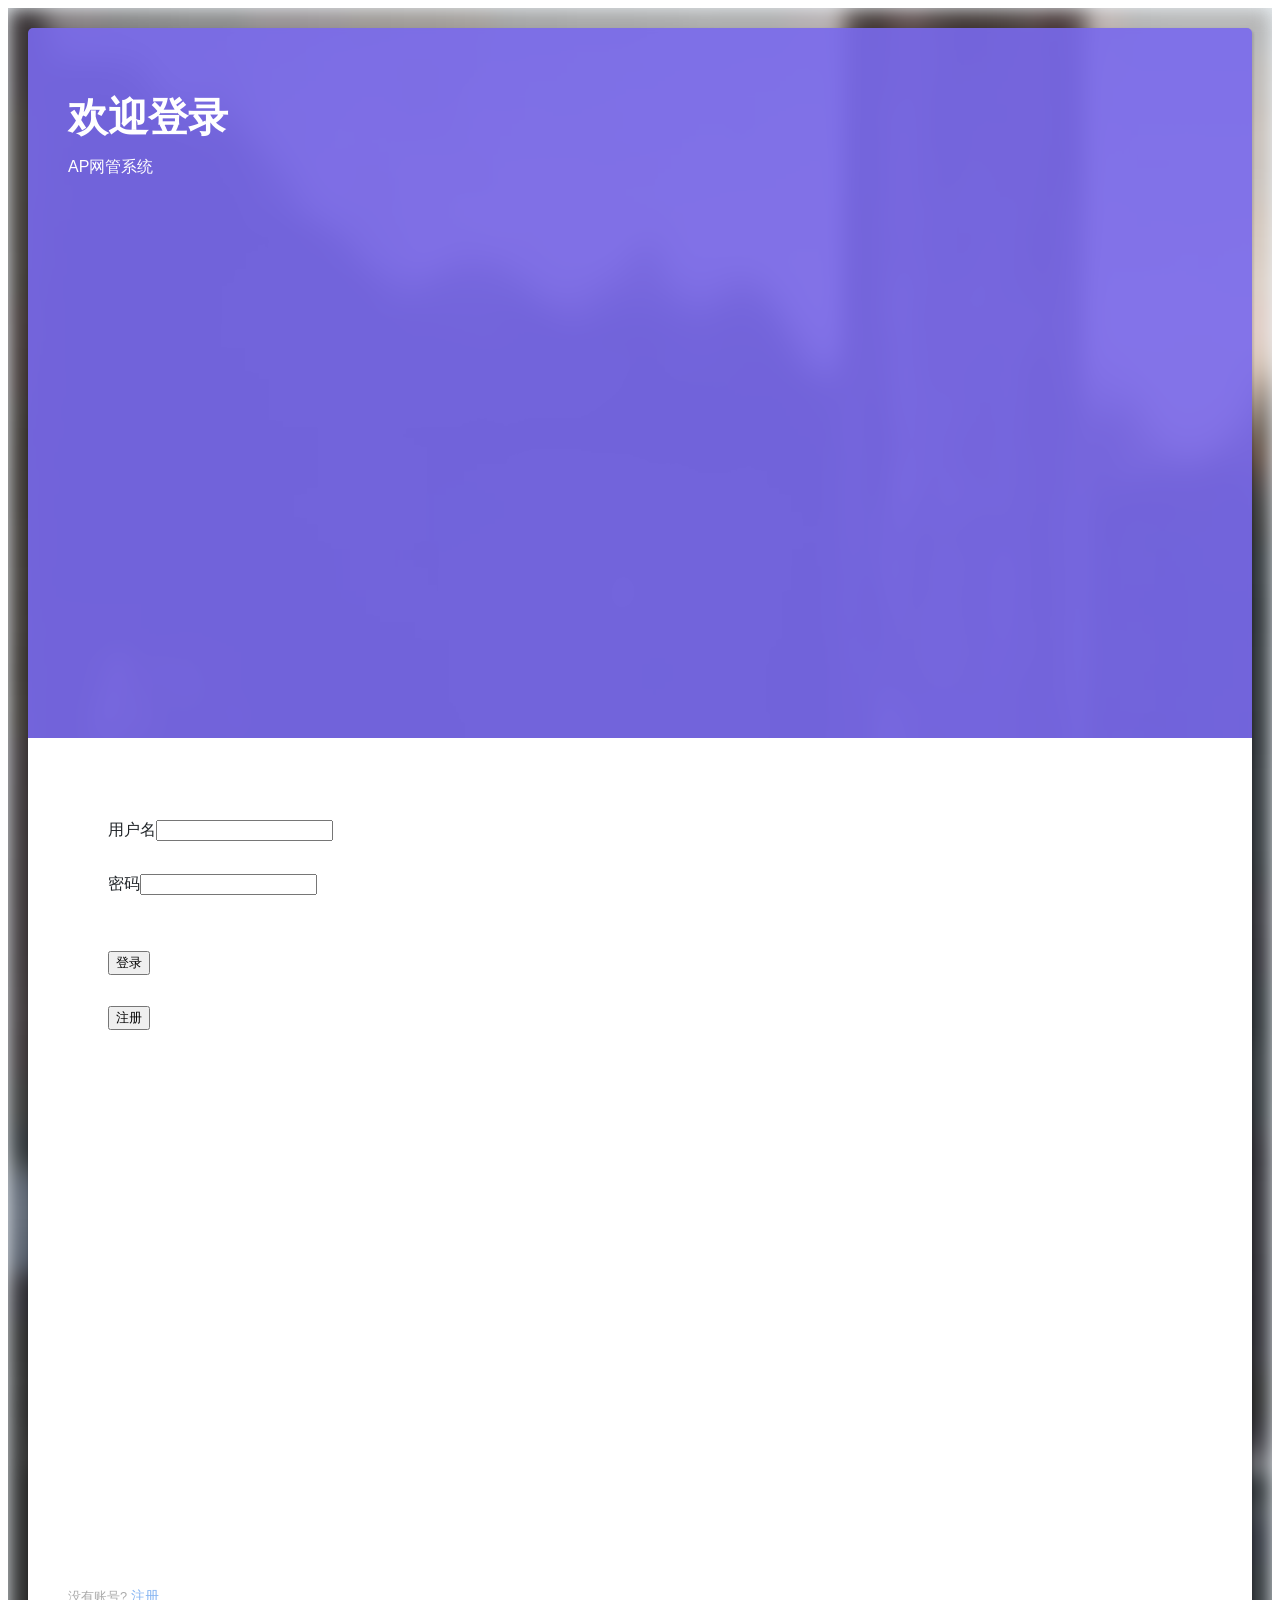
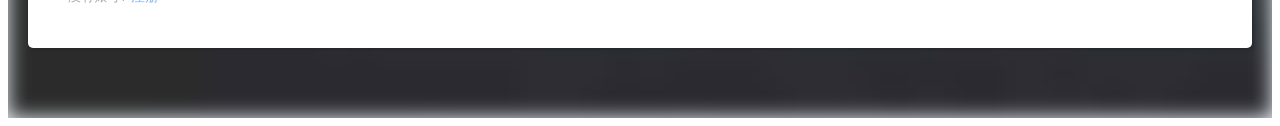
<file: webserver/newnms/index.html>
<!DOCTYPE html>
<html>
  <head>
    <meta charset="utf-8">
    <meta http-equiv="X-UA-Compatible" content="IE=edge">
    <title>Bootstrap Material Admin</title>
    <meta name="description" content="">
    <meta name="viewport" content="width=device-width, initial-scale=1, shrink-to-fit=no">
    <meta name="robots" content="all,follow">
    <link rel="stylesheet" href="https://ajax.aspnetcdn.com/ajax/bootstrap/4.2.1/css/bootstrap.min.css">
    <link rel="stylesheet" href="css/style.default.css" id="theme-stylesheet">
  </head>
  <body>
    <div class="page login-page">
      <div class="container d-flex align-items-center">
        <div class="form-holder has-shadow">
          <div class="row">
            <!-- Logo & Information Panel-->
            <div class="col-lg-6">
              <div class="info d-flex align-items-center">
                <div class="content">
                  <div class="logo">
                    <h1>欢迎登录</h1>
                  </div>
                  <p>AP网管系统</p>
                </div>
              </div>
            </div>
            <!-- Form Panel    -->
            <div class="col-lg-6 bg-white">
              <div class="form d-flex align-items-center">
                <div class="content">
                  <form action="enter.php" method="post" onsubmit="return enter()">
                    <div class="col-lg-6 bg-white">
                      <div class="form d-flex align-items-center">
                        <div class="content">
                            <div class="form-group">

                          用户名<input type="text" name="username" id="username">
                        </div>
                        <div class="form-group">
                            密码<input type="password" name="password" id="password">
                        </div>
                        <div class="form-group">
                           <br> <input type="submit" value="登录">
                        </div>
                        <div class="form-group">
                            <input type="button" value="注册" onclick="register();">
                        </div>
						</div>
						</div>
						</div>
                  </form>
                  <br />
                  <br />
                  <br />
                  <br />
                  <small>没有账号?</small><a href="register.html" class="signup">&nbsp;注册</a>
                </div>
              </div>
            </div>
          </div>
        </div>
      </div>
    </div>
    <!-- JavaScript files-->
    <script src="js/jquery.min.js"></script>
    <script src="js/bootstrap.min.js"></script>
    <script src="vendor/jquery-validation/jquery.validate.min.js"></script><!--表单验证-->
    <!-- Main File-->
    <script src="js/front.js"></script>
    <script>
    	$(function(){
    		/*判断上次是否勾选记住密码和自动登录*/
    		var check1s=localStorage.getItem("check1");
    		var check2s=localStorage.getItem("check2");
    		var oldName=localStorage.getItem("userName");
    		var oldPass=localStorage.getItem("passWord");
    		if(check1s=="true"){
    			 $("#login-username").val(oldName);
    			 $("#login-password").val(oldPass);
    			 $("#check1").prop('checked',true);
    		}else{
    			 $("#login-username").val('');
    			 $("#login-password").val('');
    			 $("#check1").prop('checked',false);
    		}
    		if(check2s=="true"){
    			$("#check2").prop('checked',true);
    			$("#loginFrom").submit();
    			//location="https://www.baidu.com?userName="+oldName+"&passWord="+oldPass;//添加退出当前账号功能
    		}else{
    			$("#check2").prop('checked',false);
    		}
    		/*拿到刚刚注册的账号*/
    		/*if(localStorage.getItem("name")!=null){
    			$("#login-username").val(localStorage.getItem("name"));
    		}*/
    		/*登录*/
    		$("#login").click(function(){
    			var userName=$("#login-username").val();
    			var passWord=$("#login-password").val();
    			/*获取当前输入的账号密码*/
    			localStorage.setItem("userName",userName)
    			localStorage.setItem("passWord",passWord)
    			/*获取记住密码  自动登录的 checkbox的值*/
    			var check1 = $("#check1").prop('checked');
	    		var check2 = $('#check2').prop('checked');
	    		localStorage.setItem("check1",check1);
	    		localStorage.setItem("check2",check2);
    		})
    		
    		/*$("#check2").click(function(){
    			var flag=$('#check2').prop('checked');
    			if(flag){
    				var userName=$("#login-username").val();
	    			var passWord=$("#login-password").val();
	    			$.ajax({
	    				type:"post",
	    				url:"http://localhost:8080/powers/pow/regUsers",
	    				data:{"userName":userName,"passWord":passWord},
	    				async:true,
	    				success:function(res){
	    					alert(res);
	    				}
	    			});
    			}
    		})*/
    	})
    </script>
    <script type="text/javascript">
      function enter()
      {
        var username=document.getElementById("username").value;//获取form中的用户名
        var password=document.getElementById("password").value;
        var regex=/^[/s]+$/;//声明一个判断用户名前后是否有空格的正则表达式

        if(regex.test(username)&&username.lengt){
          alert("登录成功！");
          return true;
        }
        if(regex.test(username)||username.length==0)//判定用户名的是否前后有空格或者用户名是否为空
        {
          alert("用户名格式不对");
          return false;
        }
        if(regex.test(password)||password.length==0)//同上述内容
        {
          alert("密码格式不对");
          return false;
        }
        return true;
      }
      function register()
      {
        window.location.href="register.html";//跳转到注册页面
      }
    </script>
  </body>
</html>
</file>
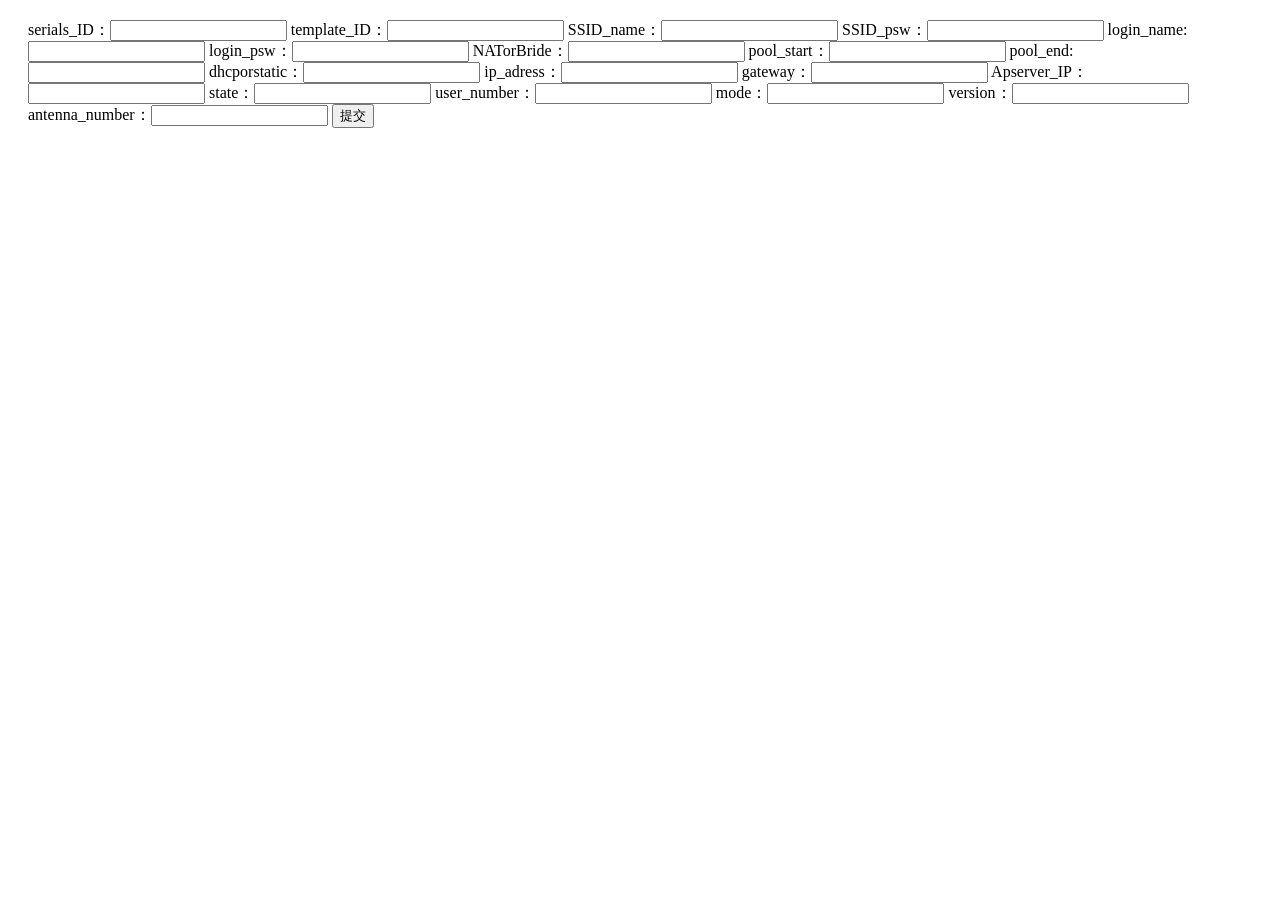
<file: webserver/newnms/addap.html>
<!DOCTYPE html>  
<html>  
<head lang="en">  
    <meta charset="UTF-8">  
    <title>添加用户</title>  
</head>
<style type="text/css">
    form{
        margin: 20px;
    }
</style>
<body>
<form action="action-addap.php" method="post">  
    <label>serials_ID：</label><input type="text" name="serials_ID" > 
	<label>template_ID：</label><input type="text" name="template_ID" >
    <label>SSID_name：</label><input type="text" name="SSID_name" >
    <label>SSID_psw：</label><input type="text" name="SSID_psw" >
    <label>login_name: </label><input type="text" name="login_name" >
    <label>login_psw：</label><input type="text" name="login_psw" >
    <label>NATorBride：</label><input type="text" name="NATorBride" >
    <label>pool_start：</label><input type="text" name="pool_start">
	<label>pool_end: </label><input type="text" name="pool_end" >
    <label>dhcporstatic：</label><input type="text" name="dhcporstatic" >
    <label>ip_adress：</label><input type="text" name="ip_adress">
    <label>gateway：</label><input type="text" name="gateway" >
	<label>Apserver_IP：</label><input type="text" name="Apserver_IP">
	<label>state：</label><input type="text" name="state">
	<label>user_number：</label><input type="text" name="user_number">
	<label>mode：</label><input type="text" name="mode">
	<label>version：</label><input type="text" name="version">
	<label>antenna_number：</label><input type="text" name="antenna_number">
    <input type="submit" value="提交">  
</form>  
</body>  
</html>
</file>
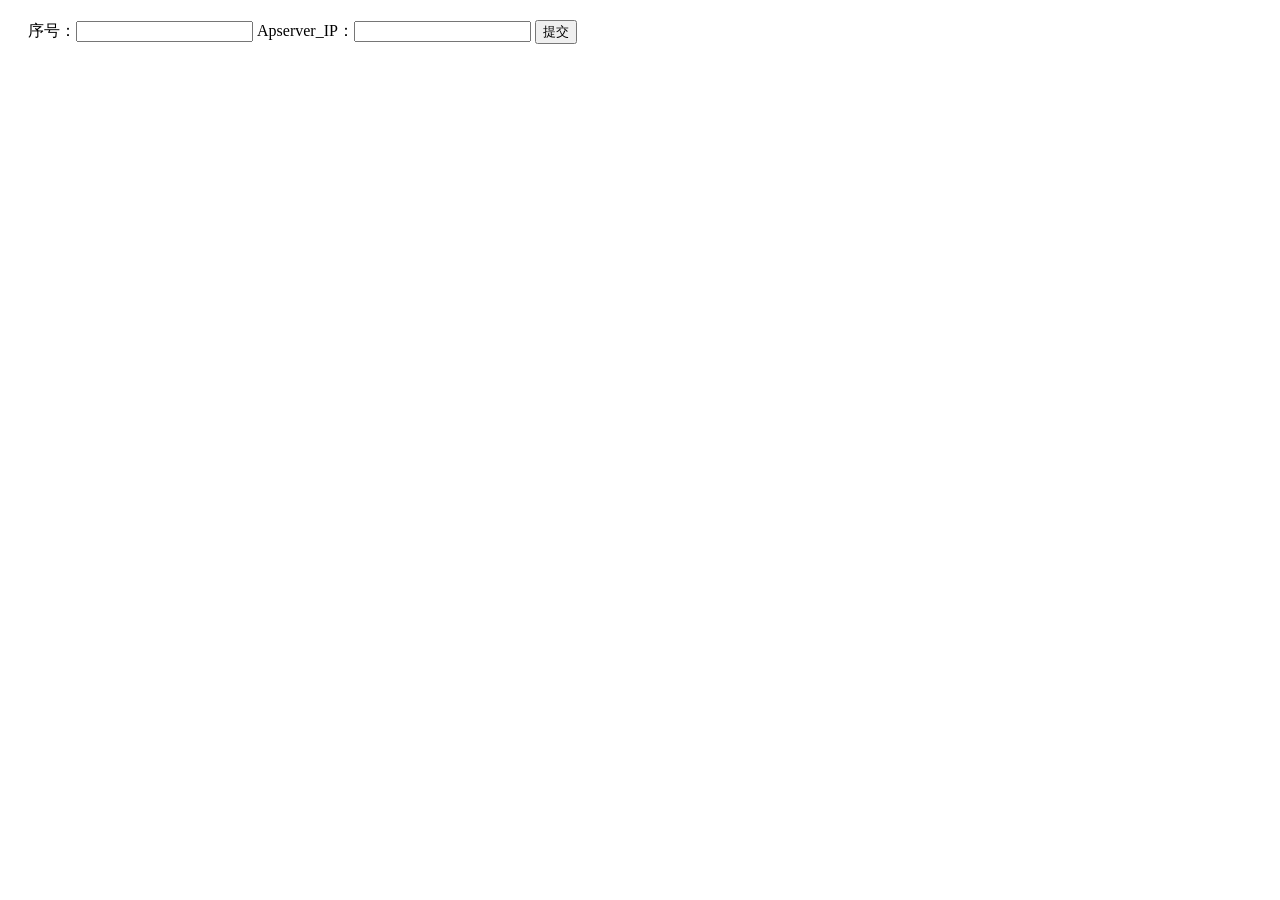
<file: webserver/newnms/addapserver.html>
<!DOCTYPE html>  
<html>  
<head lang="en">  
    <meta charset="UTF-8">  
    <title>添加用户</title>  
</head>
<style type="text/css">
    form{
        margin: 20px;
    }
</style>
<body>
<form action="action-addapserver.php" method="post">  
     <label>序号：</label><input type="text" name="id" >
    <label>Apserver_IP：</label><input type="text" name="Apserver_IP" >
    <input type="submit" value="提交">  
</form>  
</body>  
</html>
</file>
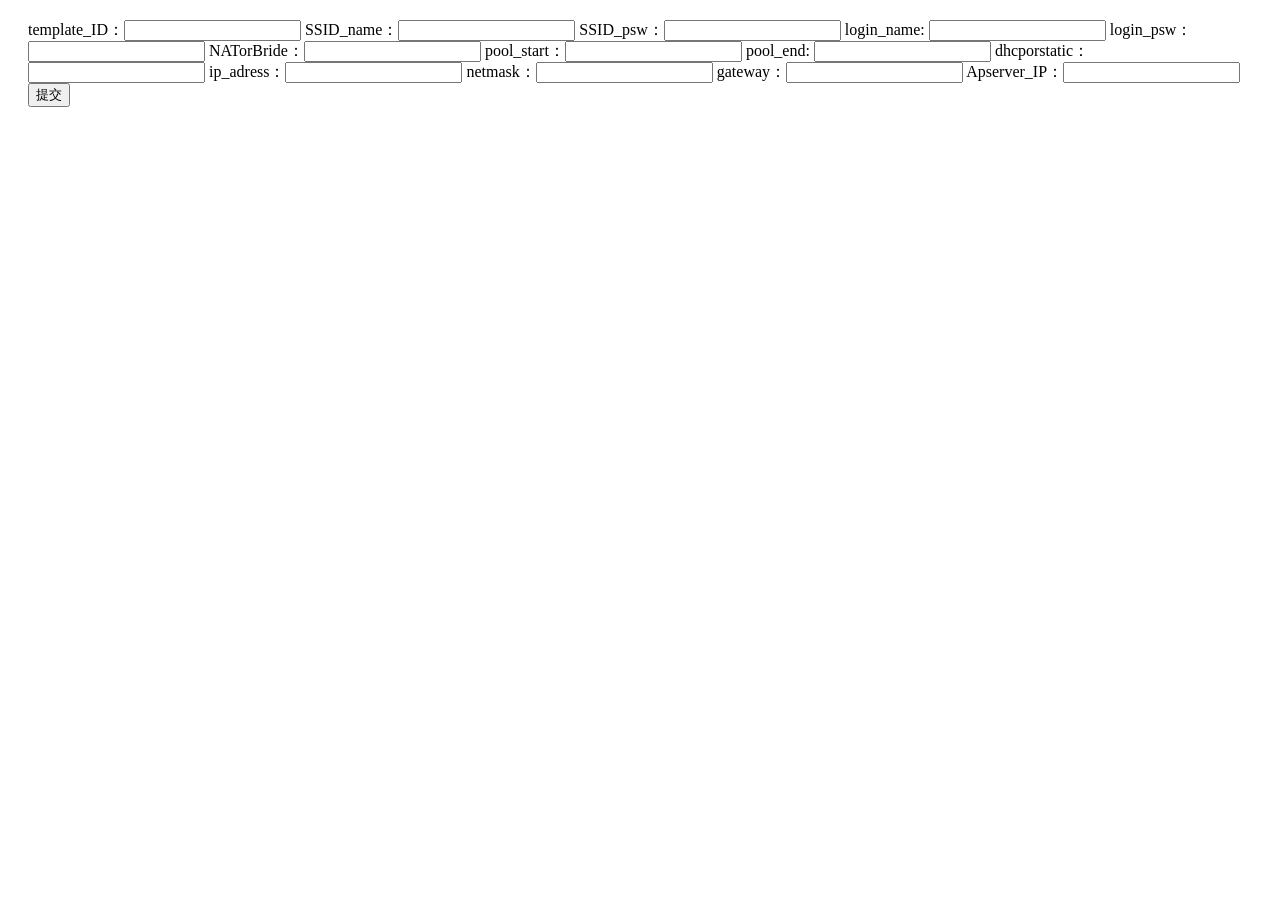
<file: webserver/newnms/addconfig.html>
<!DOCTYPE html>  
<html>  
<head lang="en">  
    <meta charset="UTF-8">  
    <title>添加用户</title>  
</head>
<style type="text/css">
    form{
        margin: 20px;
    }
</style>
<body>
<form action="action-addconfig.php" method="post">  
    <label>template_ID：</label><input type="text" name="template_ID" >
    <label>SSID_name：</label><input type="text" name="SSID_name" >
    <label>SSID_psw：</label><input type="text" name="SSID_psw" >
    <label>login_name: </label><input type="text" name="login_name" >
    <label>login_psw：</label><input type="text" name="login_psw" >
    <label>NATorBride：</label><input type="text" name="NATorBride" >
    <label>pool_start：</label><input type="text" name="pool_start">
	<label>pool_end: </label><input type="text" name="pool_end" >
    <label>dhcporstatic：</label><input type="text" name="dhcporstatic" >
    <label>ip_adress：</label><input type="text" name="ip_adress">
    <label>netmask：</label><input type="text" name="netmask" >
    <label>gateway：</label><input type="text" name="gateway" >
    <label>Apserver_IP：</label><input type="text" name="Apserver_IP">
    <input type="submit" value="提交">  
</form>  
</body>  
</html>
</file>
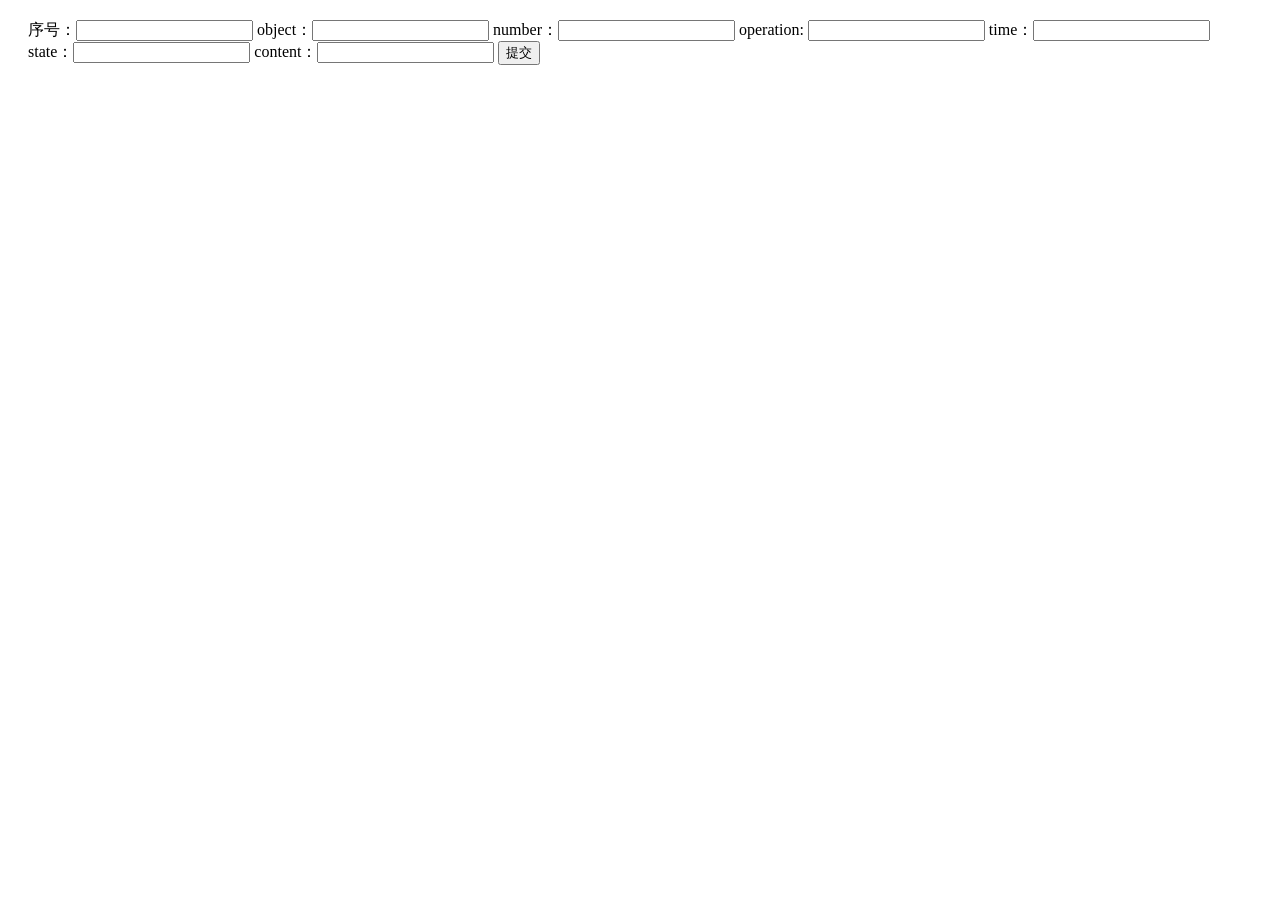
<file: webserver/newnms/addcontrol.html>
<!DOCTYPE html>  
<html>  
<head lang="en">  
    <meta charset="UTF-8">  
    <title>添加用户</title>  
</head>
<style type="text/css">
    form{
        margin: 20px;
    }
</style>
<body>
<form action="action-addcontrol.php" method="post">  
    <label>序号：</label><input type="text" name="id" >
	<label>object：</label><input type="text" name="object" >
    <label>number：</label><input type="text" name="number" >
    <label>operation: </label><input type="text" name="operation" >
    <label>time：</label><input type="datetime" name="time" >
    <label>state：</label><input type="text" name="state" >
    <label>content：</label><input type="text" name="content">
    <input type="submit" value="提交">  
</form>  
</body>  
</html>
</file>
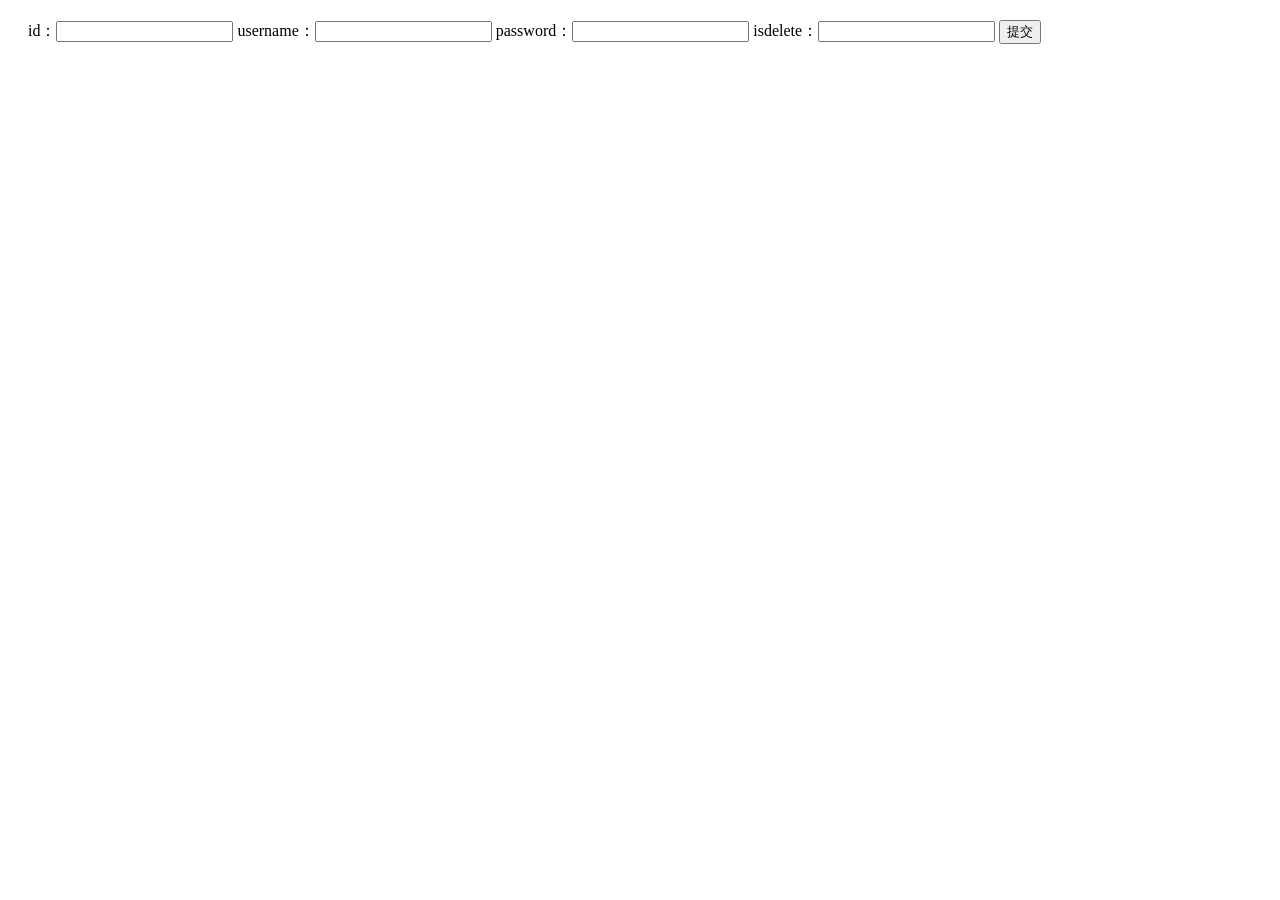
<file: webserver/newnms/addnews.html>
<!DOCTYPE html>  
<html>  
<head lang="en">  
    <meta charset="UTF-8">  
    <title>添加用户</title>  
</head>
<style type="text/css">
    form{
        margin: 20px;
    }
</style>
<body>
<form action="action-addnews.php" method="post">  
    <label>id：</label><input type="text" name="id">  
    <label>username：</label><input type="text" name="username">  
    <label>password：</label><input type="password" name="password">  
    <label>isdelete：</label><input type="text" name="isdelete">  
    <input type="submit" value="提交">  
</form>  
</body>  
</html>
</file>
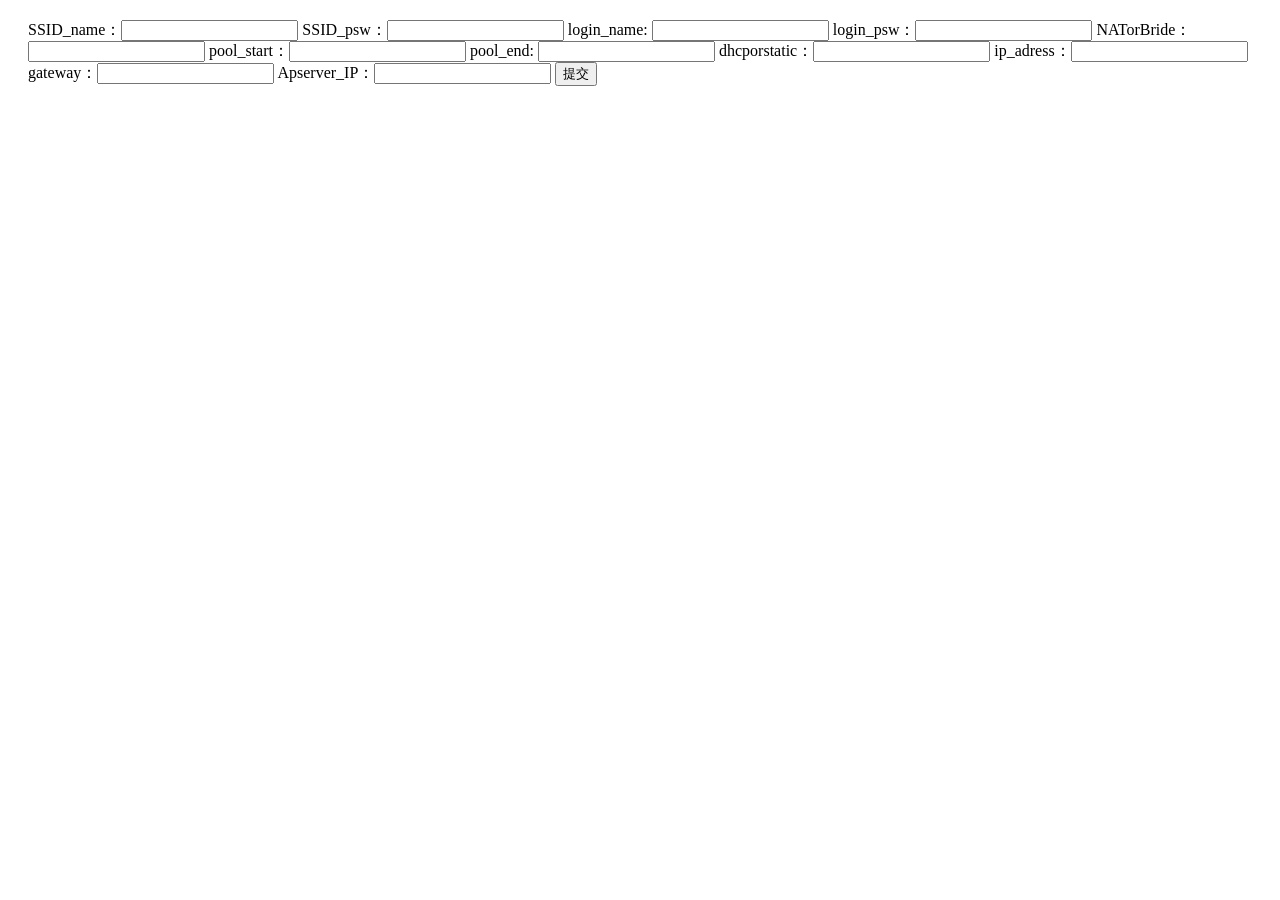
<file: webserver/newnms/addtemporary.html>
<!DOCTYPE html>  
<html>  
<head lang="en">  
    <meta charset="UTF-8">  
    <title>添加用户</title>  
</head>
<style type="text/css">
    form{
        margin: 20px;
    }
</style>
<body>
<form action="action-addtemporary.php" method="post">  
    <label>SSID_name：</label><input type="text" name="SSID_name" >
    <label>SSID_psw：</label><input type="text" name="SSID_psw" >
    <label>login_name: </label><input type="text" name="login_name" >
    <label>login_psw：</label><input type="text" name="login_psw" >
    <label>NATorBride：</label><input type="text" name="NATorBride" >
    <label>pool_start：</label><input type="text" name="pool_start">
	<label>pool_end: </label><input type="text" name="pool_end" >
    <label>dhcporstatic：</label><input type="text" name="dhcporstatic" >
    <label>ip_adress：</label><input type="text" name="ip_adress">
    <label>gateway：</label><input type="text" name="gateway" >
	<label>Apserver_IP：</label><input type="text" name="Apserver_IP">
    <input type="submit" value="提交">  
</form>  
</body>  
</html>
</file>
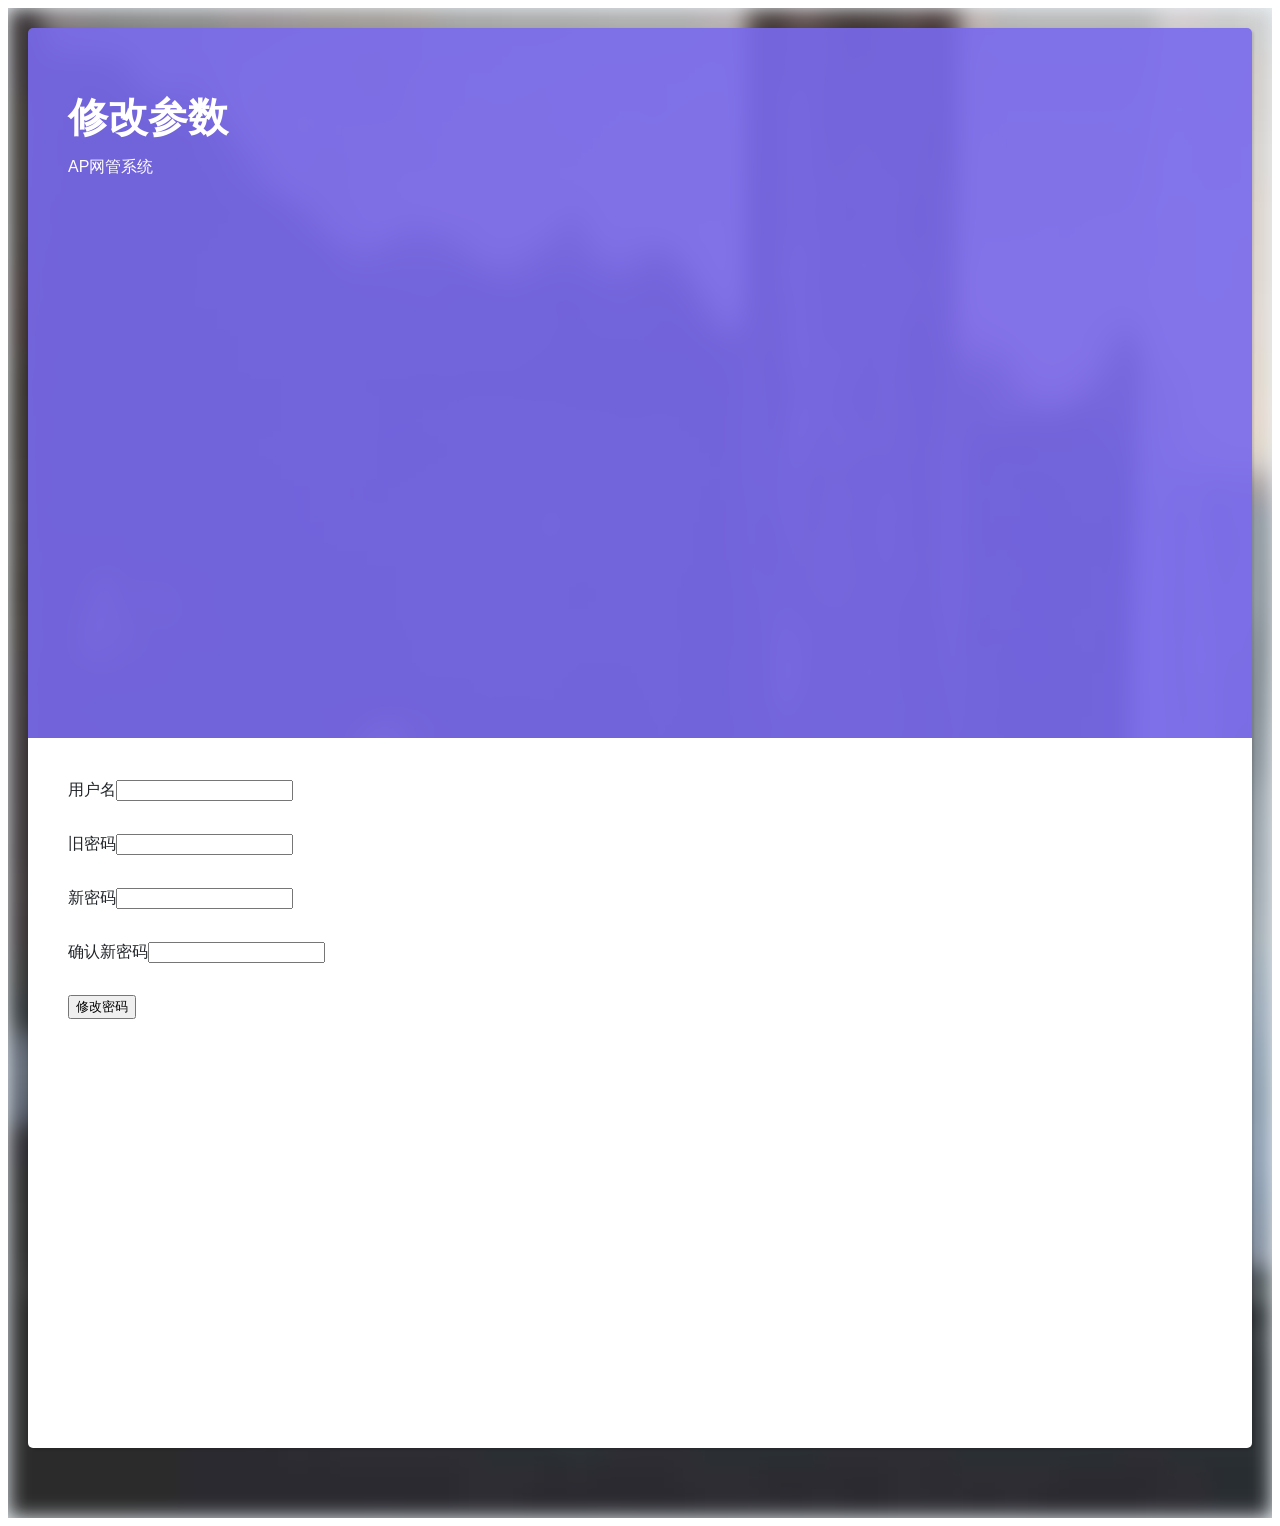
<file: webserver/newnms/alter_password.html>
<!DOCTYPE html>
<html>
  <head>
    <meta charset="utf-8">
    <meta http-equiv="X-UA-Compatible" content="IE=edge">
    <title>Bootstrap Material Admin</title>
    <meta name="description" content="">
    <meta name="viewport" content="width=device-width, initial-scale=1, shrink-to-fit=no">
    <meta name="robots" content="all,follow">
    <link rel="stylesheet" href="https://ajax.aspnetcdn.com/ajax/bootstrap/4.2.1/css/bootstrap.min.css">
    <link rel="stylesheet" href="css/style.default.css" id="theme-stylesheet">
  </head>
<body>
<?php
    session_start();
  ?>
   <div class="page login-page">
      <div class="container d-flex align-items-center">
        <div class="form-holder has-shadow">
          <div class="row">
            <!-- Logo & Information Panel-->
            <div class="col-lg-6">
              <div class="info d-flex align-items-center">
                <div class="content">
                  <div class="logo">
                    <h1>修改参数</h1>
                  </div>
                  <p>AP网管系统</p>
                </div>
              </div>
            </div>
            <!-- Form Panel    -->
            <div class="col-lg-6 bg-white">
              <div class="form d-flex align-items-center">
                <div class="content">
					 <form action="alter_password.php" method="post" onsubmit="return alter()">
						
							<div class="form-group">
								用户名<input type="text" name="username" id ="username" /><br/>
							</div>
							<div class="form-group">
								旧密码<input type="password" name="oldpassword" id ="oldpassword"/><br/>
							</div>
							<div class="form-group">
								新密码<input type="password" name="newpassword" id="newpassword"/><br/> 
							</div>
							<div class="form-group">
								确认新密码<input type="password" name="assertpassword" id="assertpassword"/><br/> 
							</div>
							<div class="form-group">
								<input type="submit" value="修改密码" onclick="return alter()">
							</div>
						</div>
					 </form>
				</div>
			</div>
		</div>
	</div>
	</div>
	</div>
	</div>
	<script src="js/jquery.min.js"></script>
    <script src="js/bootstrap.min.js"></script>
	<script src="vendor/jquery-validation/jquery.validate.min.js"></script><!--表单验证-->
    <!-- Main File-->
    <script src="js/front.js"></script>
	
		
<script type="text/javascript">
    document.getElementById("username").value="<? php echo "${_SESSION["username"]}";?>"
</script>

<script type="text/javascript">
    function alter() {

        var username=document.getElementById("username").value;
        var oldpassword=document.getElementById("oldpassword").value;
        var newpassword=document.getElementById("newpassword").value;
        var assertpassword=document.getElementById("assertpassword").value;
        var regex=/^[/s]+$/;
        if(regex.test(username)||username.length==0){
            alert("用户名格式不对");
            return false;
        }
        if(regex.test(oldpassword)||oldpassword.length==0){
            alert("密码格式不对");
            return false;
        }
        if(regex.test(newpassword)||newpassword.length==0) {
            alert("新密码格式不对");
            return false;
        }
        if (assertpassword != newpassword||assertpassword==0) {
            alert("两次密码输入不一致");
            return false;
        }
        return true;

    }
</script>
</body>
</html>
</file>
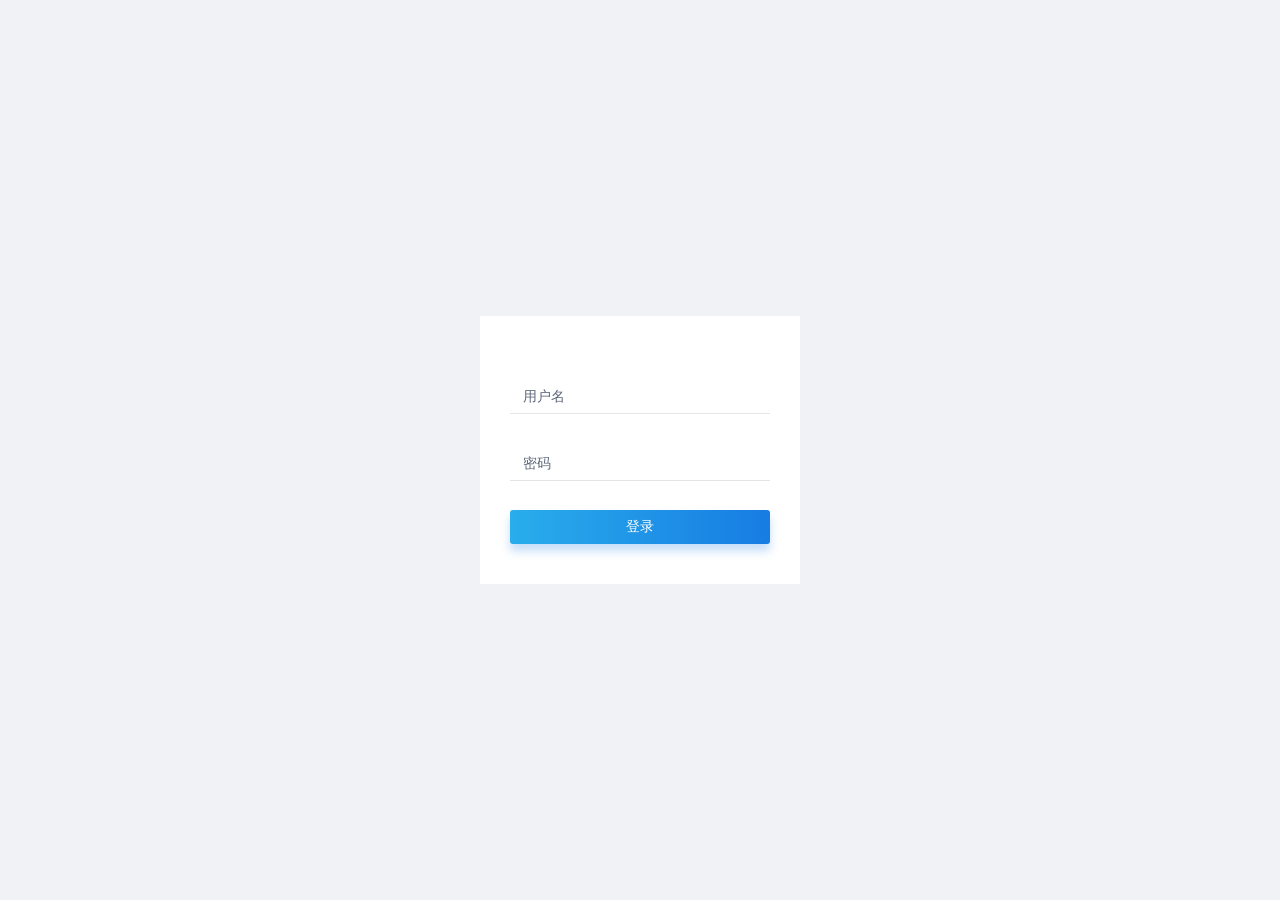
<file: webserver/newnms/login.html>
<!DOCTYPE html>
<html lang="zh-CN">
<head>
    <meta charset="UTF-8">
    <meta http-equiv="X-UA-Compatible" content="IE=edge">
    <meta name="viewport" content="width=device-width, initial-scale=1, maximum-scale=1">
    <link rel="stylesheet" href="assets/css/layui.css">
    <link rel="stylesheet" href="assets/css/login.css">
    <link rel="icon" href="/favicon.ico">
    <title>管理后台</title>
</head>
<body class="login-wrap">
    <div class="login-container">
        <form class="login-form">
            <div class="input-group">
                <input type="text" id="username" class="input-field">
                <label for="username" class="input-label">
                    <span class="label-title">用户名</span>
                </label>
            </div>
            <div class="input-group">
                <input type="password" id="password" class="input-field">
                <label for="password" class="input-label">
                    <span class="label-title">密码</span>
                </label>
            </div>
            <button type="button" class="login-button">登录<i class="ai ai-enter"></i></button>
        </form>
    </div>
</body>
<script src="assets/layui.js"></script>
<script src="index.js" data-main="login"></script>
</html>
</file>
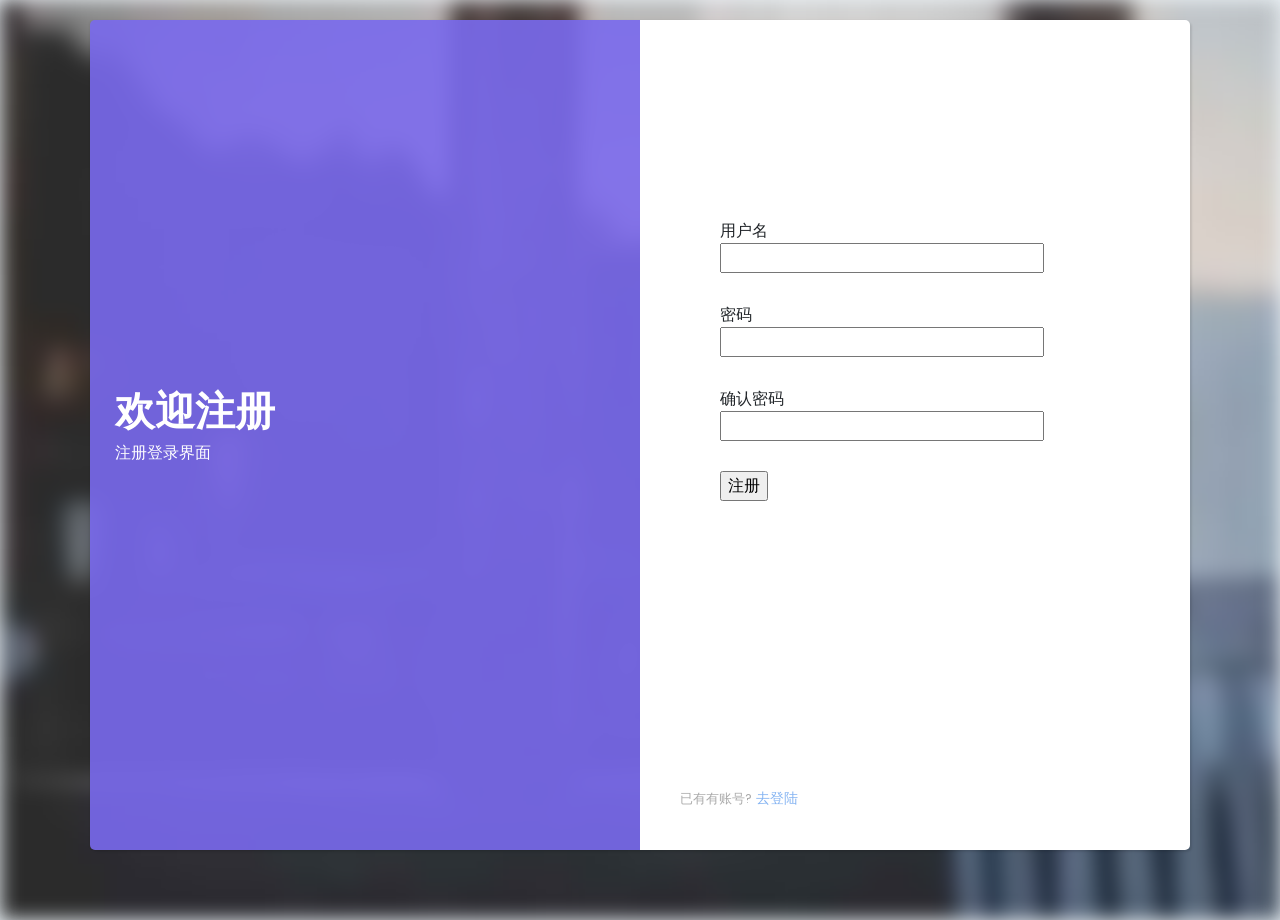
<file: webserver/newnms/register.html>
<!DOCTYPE html>
<html>
  <head>
    <meta charset="utf-8">
    <meta http-equiv="X-UA-Compatible" content="IE=edge">
    <title>Bootstrap Material Admin</title>
    <meta name="description" content="">
    <meta name="viewport" content="width=device-width, initial-scale=1, shrink-to-fit=no">
    <meta name="robots" content="all,follow">
    <!-- Bootstrap CSS-->
    <link rel="stylesheet" href="css/bootstrap.min.css">
    <link rel="stylesheet" href="https://fonts.googleapis.com/css?family=Poppins:300,400,700">
    <link rel="stylesheet" href="css/style.default.css" id="theme-stylesheet">
  </head>
  <body>
    <div class="page login-page">
      <div class="container d-flex align-items-center">
        <div class="form-holder has-shadow">
          <div class="row">
            <!-- Logo & Information Panel-->
            <div class="col-lg-6">
              <div class="info d-flex align-items-center">
                <div class="content">
                  <div class="logo">
                    <h1>欢迎注册</h1>
                  </div>
                  <p>注册登录界面</p>
                </div>
              </div>
            </div>
            <!-- Form Panel    -->
            <div class="col-lg-6 bg-white">
              <div class="form d-flex align-items-center">
                <div class="content">
                  <form action="register.php" method="post" name="form_register"  onsubmit="return check()">
                    <div class="col-lg-6 bg-white">
                      <div class="form d-flex align-items-center">
                        <div class="content">
                            <div class="form-group">

                              用户名<input type="text" name="username" id="username">
                            </div>
                            <div class="form-group">
                               密码<input type="password" name="password" id="password"><br>
                            </div>
                            <div class="form-group">
                              确认密码<input type="password" name="assertpassword" id="assertpassword"><br>

                            </div>
                            <div class="form-group">
                              <input type="submit" value="注册">
                            </div>

                        </div>
                      </div>
                    </div>
                  </form>
                  <br />
                  <br />
                  <br />
                  <br />
                  <small>已有有账号?</small><a href="index.html" class="signup">&nbsp;去登陆</a>
                </div>
              </div>
            </div>
          </div>
        </div>
      </div>
    </div>
    <!-- JavaScript files-->
    <script src="js/jquery.min.js"></script>
    <script src="js/bootstrap.min.js"></script>


    <script type="text/javascript">
      function check() {
        var username=document.getElementById("username").value;
        var password=document.getElementById("password").value;
        var assertpassword=document.getElementById("assertpassword").value;
        var regex=/^[/s]+$/;

        if(regex.test(username)||username.length==0){
          alert("用户名格式不对");
          return false;
        }
        if(regex.test(password)||password.length==0){
          alert("密码格式不对");
          return false;
        }
        if(password!=assertpassword){
          alert("两次密码不一致");
          return false;
        }
      }
    </script>
  </body>
</html>
</file>
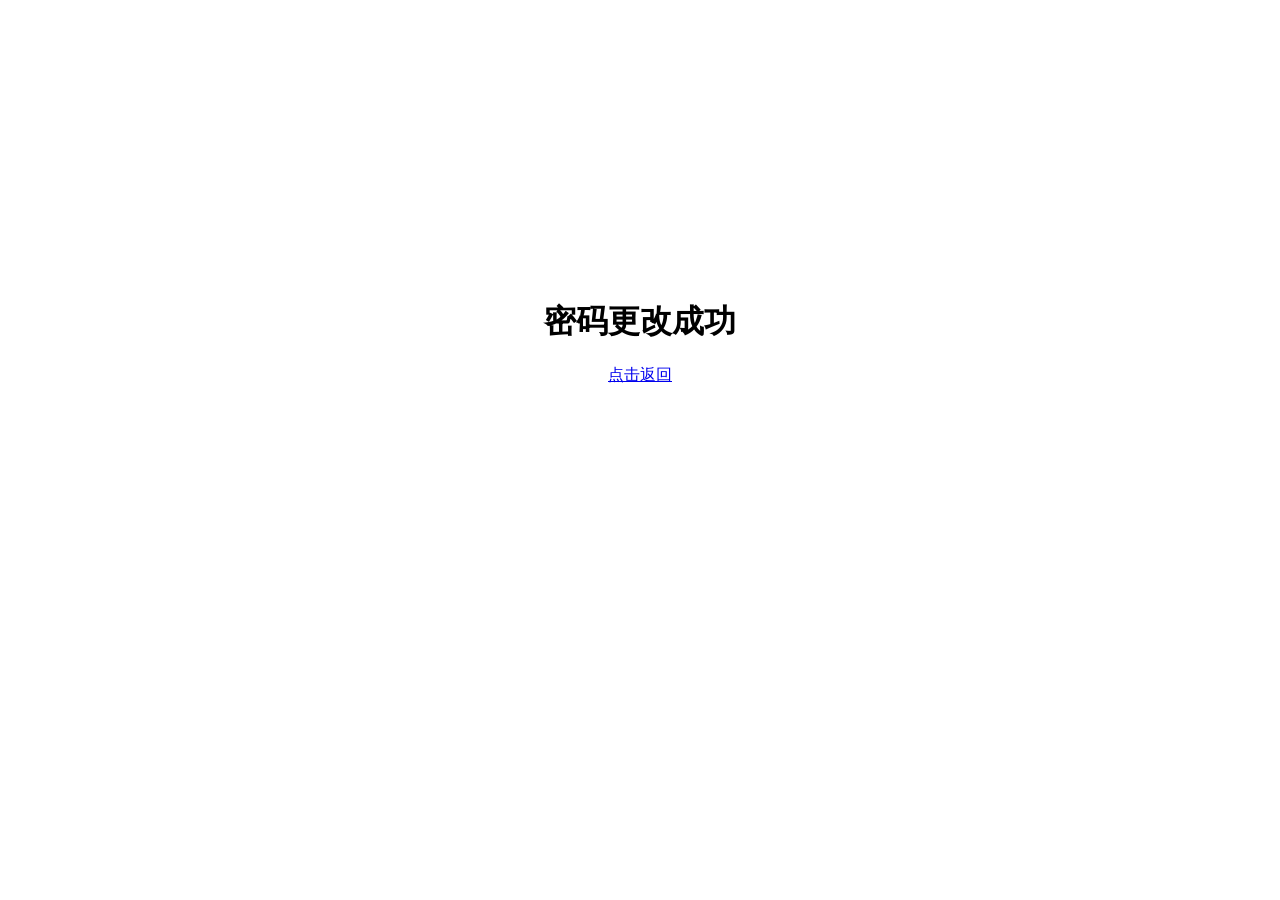
<file: webserver/newnms/return.html>
<!DOCTYPE html>
<html lang="en">
<head>
    <meta charset="UTF-8">
    <title>Title</title>
    <style type="text/css">
        div{
            margin-top: 300px;
            text-align: center;
        }

    </style>


</head>
<body>
<div>
<h1>密码更改成功</h1>
<a href="monitor01.html">点击返回</a>
</div>
</body>
</html>
</file>
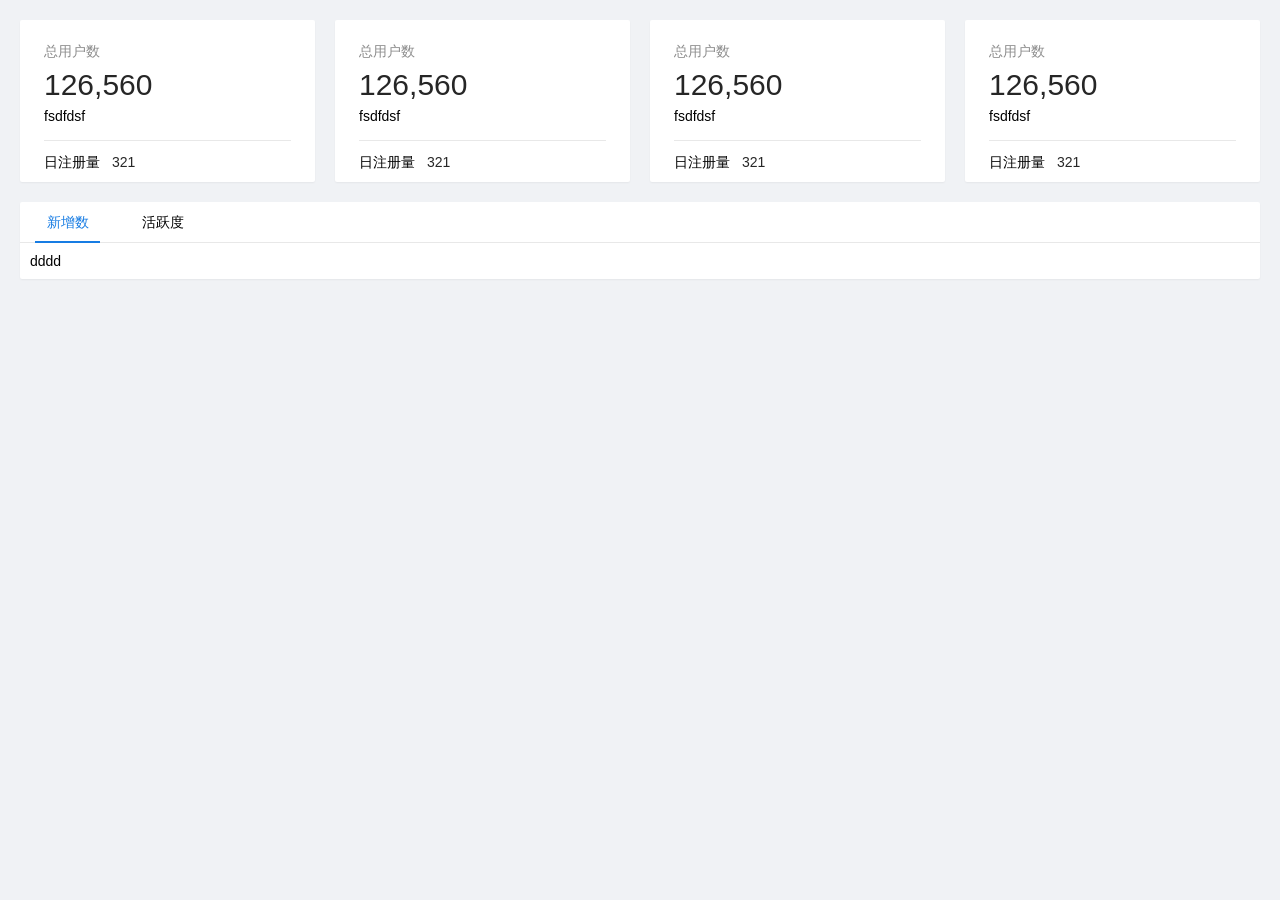
<file: webserver/newnms/views/console.html>
<!DOCTYPE html>
<html>
<head>
    <meta charset="UTF-8">
    <meta http-equiv="X-UA-Compatible" content="IE=edge">
    <link rel="stylesheet" href="../assets/css/layui.css">
    <link rel="stylesheet" href="../assets/css/view.css"/>
    <title></title>
</head>
<body class="layui-view-body">
    <div class="layui-content">
        <div class="layui-row layui-col-space20">
            <div class="layui-col-sm6 layui-col-md3">
                <div class="layui-card">
                    <div class="layui-card-body chart-card">
                        <div class="chart-header">
                            <div class="metawrap">
                                <div class="meta">
                                    <span>总用户数</span>
                                </div>
                                <div class="total">126,560</div>
                            </div>
                        </div>
                        <div class="chart-body">
                            <div class="contentwrap">
                                fsdfdsf
                            </div>
                        </div>
                        <div class="chart-footer">
                            <div class="field">
                                <span>日注册量</span>
                                <span>321</span>
                            </div>
                        </div>
                    </div>
                </div>
            </div>
            <div class="layui-col-sm6 layui-col-md3">
                <div class="layui-card">
                    <div class="layui-card-body chart-card">
                        <div class="chart-header">
                            <div class="metawrap">
                                <div class="meta">
                                    <span>总用户数</span>
                                </div>
                                <div class="total">126,560</div>
                            </div>
                        </div>
                        <div class="chart-body">
                            <div class="contentwrap">
                                fsdfdsf
                            </div>
                        </div>
                        <div class="chart-footer">
                            <div class="field">
                                <span>日注册量</span>
                                <span>321</span>
                            </div>
                        </div>
                    </div>
                </div>
            </div>
            <div class="layui-col-sm6 layui-col-md3">
                <div class="layui-card">
                    <div class="layui-card-body chart-card">
                        <div class="chart-header">
                            <div class="metawrap">
                                <div class="meta">
                                    <span>总用户数</span>
                                </div>
                                <div class="total">126,560</div>
                            </div>
                        </div>
                        <div class="chart-body">
                            <div class="contentwrap">
                                fsdfdsf
                            </div>
                        </div>
                        <div class="chart-footer">
                            <div class="field">
                                <span>日注册量</span>
                                <span>321</span>
                            </div>
                        </div>
                    </div>
                </div>
            </div>
            <div class="layui-col-sm6 layui-col-md3">
                <div class="layui-card">
                    <div class="layui-card-body chart-card">
                        <div class="chart-header">
                            <div class="metawrap">
                                <div class="meta">
                                    <span>总用户数</span>
                                </div>
                                <div class="total">126,560</div>
                            </div>
                        </div>
                        <div class="chart-body">
                            <div class="contentwrap">
                                fsdfdsf
                            </div>
                        </div>
                        <div class="chart-footer">
                            <div class="field">
                                <span>日注册量</span>
                                <span>321</span>
                            </div>
                        </div>
                    </div>
                </div>
            </div>
            <div class="layui-col-sm12 layui-col-md12">
                <div class="layui-card">
                    <div class="layui-tab layui-tab-brief">
                        <ul class="layui-tab-title">
                            <li class="layui-this">新增数</li>
                            <li>活跃度</li>
                        </ul>
                        <div class="layui-tab-content">
                            <div class="layui-tab-item layui-show">
                                dddd
                            </div>
                            <div class="layui-tab-item">
                                ddd
                            </div>
                        </div>
                    </div>
                </div>
            </div>
        </div>
    </div>
    <script src="../assets/layui.all.js"></script>
    <script>
     var element = layui.element;
    </script>
</body>
</html>
</file>
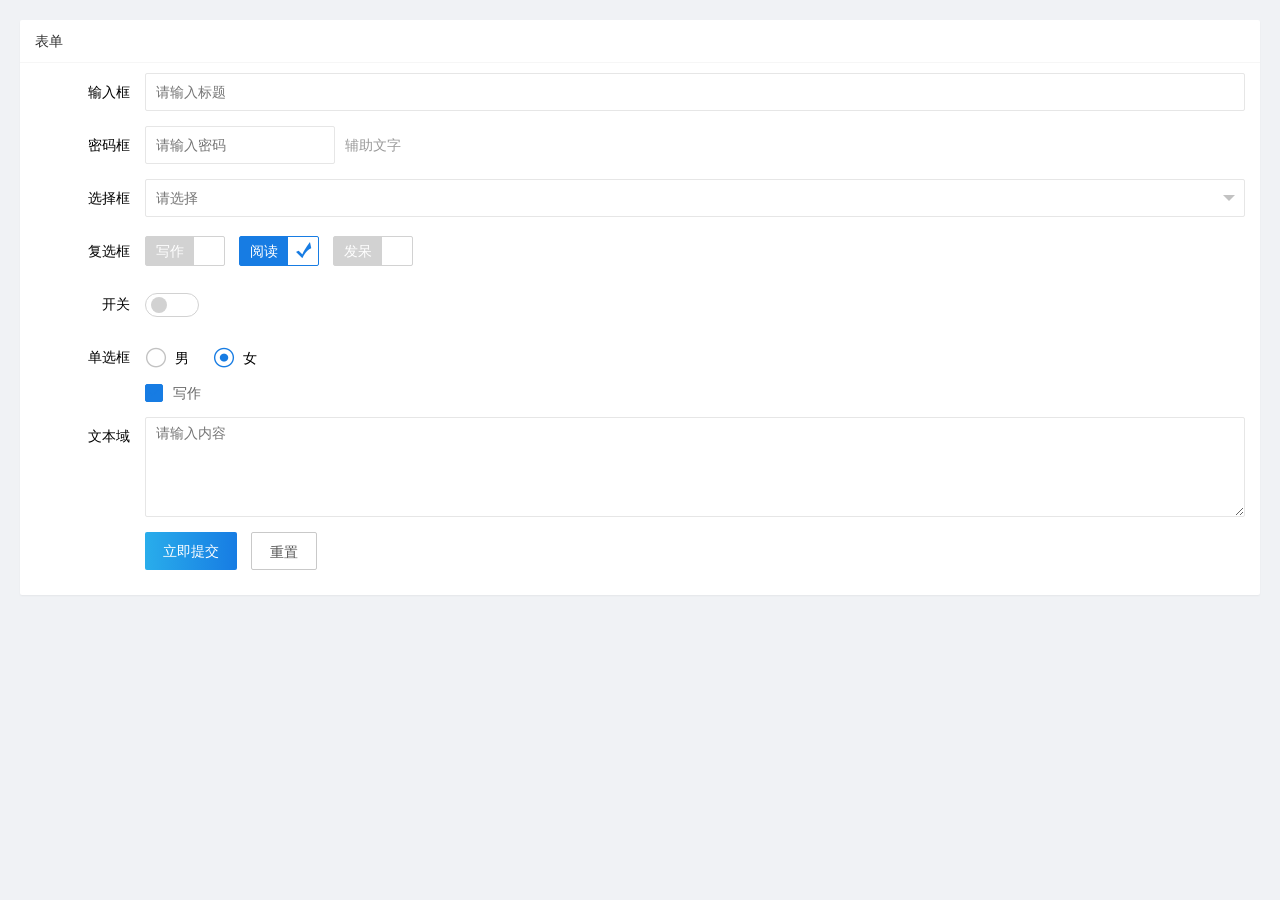
<file: webserver/newnms/views/form.html>
<!DOCTYPE html>
<html>
<head>
    <meta charset="UTF-8">
    <meta http-equiv="X-UA-Compatible" content="IE=edge">
    <link rel="stylesheet" href="../assets/css/layui.css">
    <link rel="stylesheet" href="../assets/css/view.css"/>
    <title></title>
</head>
<body class="layui-view-body">
    <div class="layui-content">
        <div class="layui-row">
            <div class="layui-card">
                <div class="layui-card-header">表单</div>
                <form class="layui-form layui-card-body" action="">
                  <div class="layui-form-item">
                    <label class="layui-form-label">输入框</label>
                    <div class="layui-input-block">
                      <input type="text" name="title" required  lay-verify="required" placeholder="请输入标题" autocomplete="off" class="layui-input">
                    </div>
                  </div>
                  <div class="layui-form-item">
                    <label class="layui-form-label">密码框</label>
                    <div class="layui-input-inline">
                      <input type="password" name="password" required lay-verify="required" placeholder="请输入密码" autocomplete="off" class="layui-input">
                    </div>
                    <div class="layui-form-mid layui-word-aux">辅助文字</div>
                  </div>
                  <div class="layui-form-item">
                    <label class="layui-form-label">选择框</label>
                    <div class="layui-input-block">
                      <select name="city" lay-verify="required">
                        <option value=""></option>
                        <option value="0">北京</option>
                        <option value="1">上海</option>
                        <option value="2">广州</option>
                        <option value="3">深圳</option>
                        <option value="4">杭州</option>
                      </select>
                    </div>
                  </div>
                  <div class="layui-form-item">
                    <label class="layui-form-label">复选框</label>
                    <div class="layui-input-block">
                      <input type="checkbox" name="like[write]" title="写作">
                      <input type="checkbox" name="like[read]" title="阅读" checked>
                      <input type="checkbox" name="like[dai]" title="发呆">
                    </div>
                  </div>
                  <div class="layui-form-item">
                    <label class="layui-form-label">开关</label>
                    <div class="layui-input-block">
                      <input type="checkbox" name="switch" lay-skin="switch">
                    </div>
                  </div>
                  <div class="layui-form-item">
                    <label class="layui-form-label">单选框</label>
                    <div class="layui-input-block">
                      <input type="radio" name="sex" value="男" title="男">
                      <input type="radio" name="sex" value="女" title="女" checked>
                    </div>
                    <input type="checkbox" name="" title="写作" lay-skin="primary" checked>
                  </div>
                  <div class="layui-form-item layui-form-text">
                    <label class="layui-form-label">文本域</label>
                    <div class="layui-input-block">
                      <textarea name="desc" placeholder="请输入内容" class="layui-textarea"></textarea>
                    </div>
                  </div>
                  <div class="layui-form-item">
                    <div class="layui-input-block">
                      <button class="layui-btn layui-btn-blue" lay-submit lay-filter="formDemo">立即提交</button>
                      <button type="reset" class="layui-btn layui-btn-primary">重置</button>
                    </div>
                  </div>
                </form>  
            </div>
        </div>
    </div>
    <script src="../assets/layui.all.js"></script>
    <script>
      var form = layui.form
        ,layer = layui.layer;
    </script>
</body>
</html>
</file>
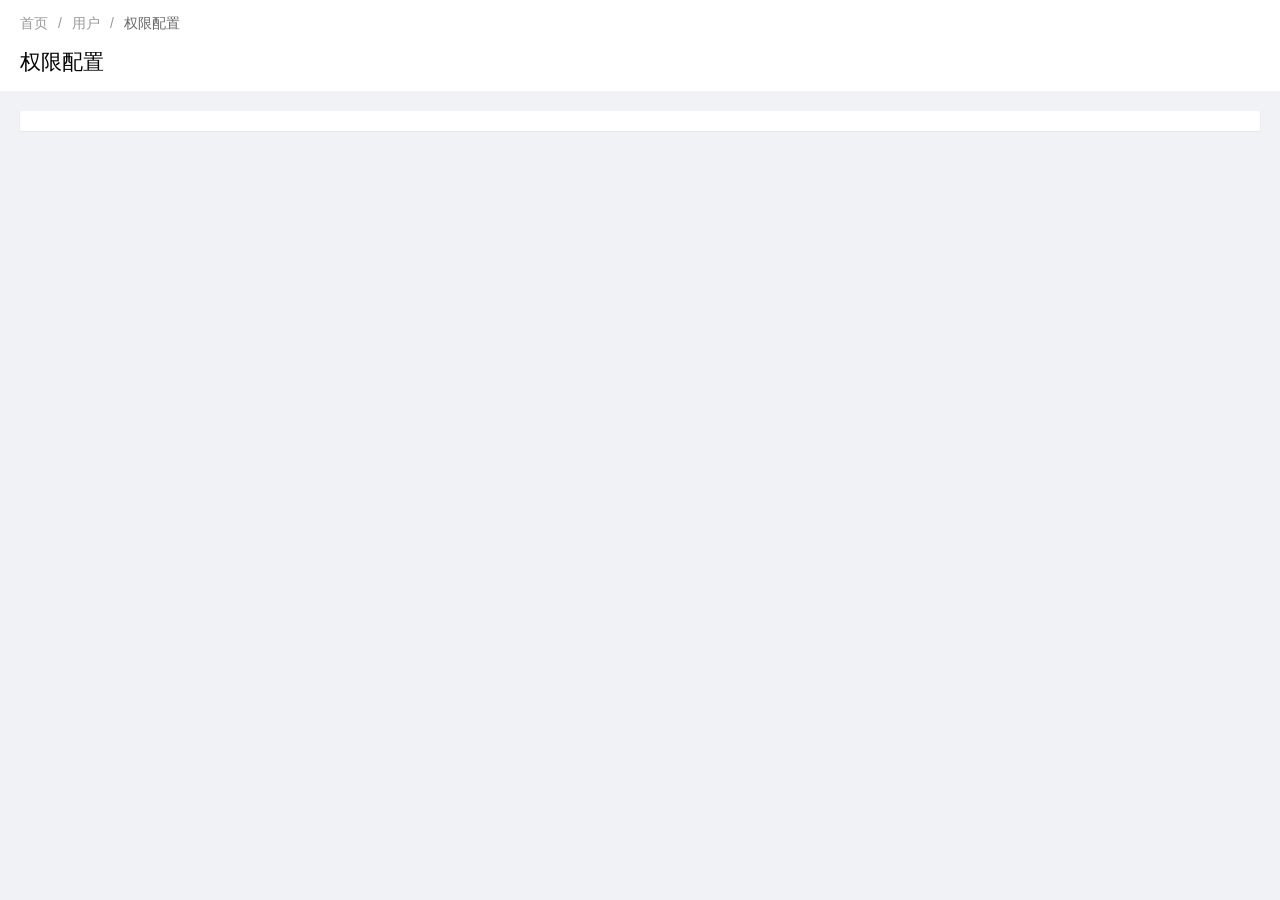
<file: webserver/newnms/views/operaterule.html>
<!DOCTYPE html>
<html>
<head>
    <meta charset="UTF-8">
    <meta http-equiv="X-UA-Compatible" content="IE=edge">
    <link rel="stylesheet" href="../assets/css/layui.css">
    <link rel="stylesheet" href="../assets/css/view.css"/>
    <title></title>
</head>
<body class="layui-view-body">
    <div class="layui-content">
        <div class="layui-page-header">
            <div class="pagewrap">
                <span class="layui-breadcrumb">
                  <a href="">首页</a>
                  <a href="">用户</a>
                  <a><cite>权限配置</cite></a>
                </span>
                <h2 class="title">权限配置</h2>
            </div>
        </div>
        <div class="layui-row">
            <div class="layui-card">
                <div class="layui-card-body">
                    
                </div>
            </div>
        </div>
    </div>
    <script src="../assets/layui.all.js"></script>
</body>
</html>
</file>
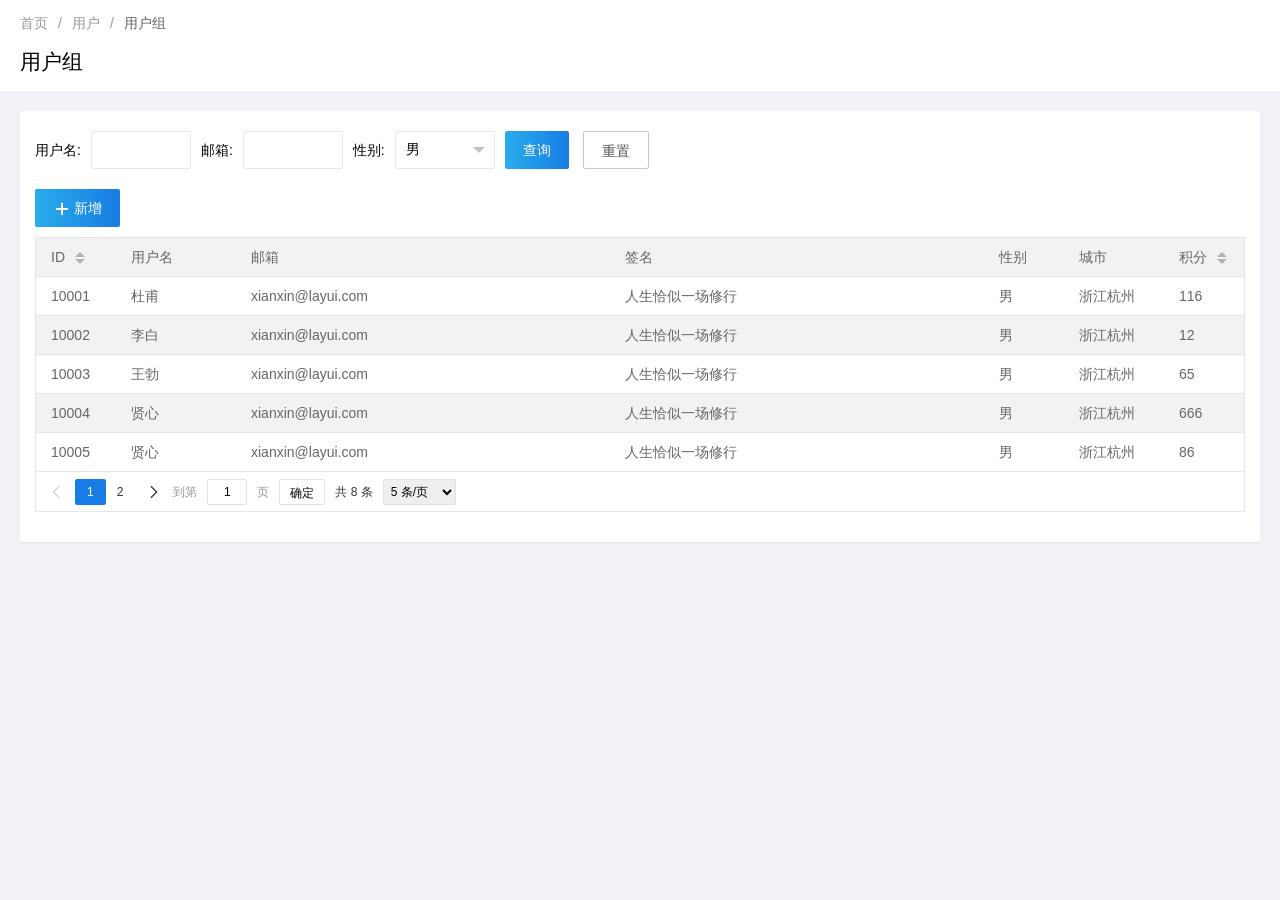
<file: webserver/newnms/views/users.html>
<!DOCTYPE html>
<html lang="zh-CN">
<head>
    <meta charset="UTF-8">
    <meta http-equiv="X-UA-Compatible" content="IE=edge">
    <meta name="viewport" content="width=device-width, initial-scale=1, maximum-scale=1">
    <link rel="stylesheet" href="../assets/css/layui.css">
    <link rel="stylesheet" href="../assets/css/view.css"/>
    <link rel="icon" href="/favicon.ico">
    <title>管理后台</title>
</head>
<body class="layui-view-body">
    <div class="layui-content">
        <div class="layui-page-header">
            <div class="pagewrap">
                <span class="layui-breadcrumb">
                  <a href="">首页</a>
                  <a href="">用户</a>
                  <a><cite>用户组</cite></a>
                </span>
                <h2 class="title">用户组</h2>
            </div>
        </div>
        <div class="layui-row">
            <div class="layui-card">
                <div class="layui-card-body">
                    <div class="form-box">
                        <div class="layui-form layui-form-item">
                            <div class="layui-inline">
                                <div class="layui-form-mid">用户名:</div>
                                <div class="layui-input-inline" style="width: 100px;">
                                  <input type="text" autocomplete="off" class="layui-input">
                                </div>
                                <div class="layui-form-mid">邮箱:</div>
                                <div class="layui-input-inline" style="width: 100px;">
                                  <input type="text" autocomplete="off" class="layui-input">
                                </div>
                                <div class="layui-form-mid">性别:</div>
                                <div class="layui-input-inline" style="width: 100px;">
                                    <select name="sex">
                                        <option value="1">男</option>
                                        <option value="2">女</option>
                                    </select>     
                                </div>
                                <button class="layui-btn layui-btn-blue">查询</button>
                                <button class="layui-btn layui-btn-primary">重置</button>
                            </div>
                        </div>
                        <button class="layui-btn layui-btn-blue"><i class="layui-icon">&#xe654;</i>新增</button>
                        <table id="demo"></table>
                    </div>
                </div>
            </div>
        </div>
    </div>
    <script src="../assets/layui.all.js"></script>
    <script>
      var element = layui.element;
  var table = layui.table;
  var form = layui.form;
  
  //展示已知数据
  table.render({
    elem: '#demo'
    ,cols: [[ //标题栏
      {field: 'id', title: 'ID', width: 80, sort: true}
      ,{field: 'username', title: '用户名', width: 120}
      ,{field: 'email', title: '邮箱', minWidth: 150}
      ,{field: 'sign', title: '签名', minWidth: 160}
      ,{field: 'sex', title: '性别', width: 80}
      ,{field: 'city', title: '城市', width: 100}
      ,{field: 'experience', title: '积分', width: 80, sort: true}
    ]]
    ,data: [{
      "id": "10001"
      ,"username": "杜甫"
      ,"email": "xianxin@layui.com"
      ,"sex": "男"
      ,"city": "浙江杭州"
      ,"sign": "人生恰似一场修行"
      ,"experience": "116"
      ,"ip": "192.168.0.8"
      ,"logins": "108"
      ,"joinTime": "2016-10-14"
    }, {
      "id": "10002"
      ,"username": "李白"
      ,"email": "xianxin@layui.com"
      ,"sex": "男"
      ,"city": "浙江杭州"
      ,"sign": "人生恰似一场修行"
      ,"experience": "12"
      ,"ip": "192.168.0.8"
      ,"logins": "106"
      ,"joinTime": "2016-10-14"
      ,"LAY_CHECKED": true
    }, {
      "id": "10003"
      ,"username": "王勃"
      ,"email": "xianxin@layui.com"
      ,"sex": "男"
      ,"city": "浙江杭州"
      ,"sign": "人生恰似一场修行"
      ,"experience": "65"
      ,"ip": "192.168.0.8"
      ,"logins": "106"
      ,"joinTime": "2016-10-14"
    }, {
      "id": "10004"
      ,"username": "贤心"
      ,"email": "xianxin@layui.com"
      ,"sex": "男"
      ,"city": "浙江杭州"
      ,"sign": "人生恰似一场修行"
      ,"experience": "666"
      ,"ip": "192.168.0.8"
      ,"logins": "106"
      ,"joinTime": "2016-10-14"
    }, {
      "id": "10005"
      ,"username": "贤心"
      ,"email": "xianxin@layui.com"
      ,"sex": "男"
      ,"city": "浙江杭州"
      ,"sign": "人生恰似一场修行"
      ,"experience": "86"
      ,"ip": "192.168.0.8"
      ,"logins": "106"
      ,"joinTime": "2016-10-14"
    }, {
      "id": "10006"
      ,"username": "贤心"
      ,"email": "xianxin@layui.com"
      ,"sex": "男"
      ,"city": "浙江杭州"
      ,"sign": "人生恰似一场修行"
      ,"experience": "12"
      ,"ip": "192.168.0.8"
      ,"logins": "106"
      ,"joinTime": "2016-10-14"
    }, {
      "id": "10007"
      ,"username": "贤心"
      ,"email": "xianxin@layui.com"
      ,"sex": "男"
      ,"city": "浙江杭州"
      ,"sign": "人生恰似一场修行"
      ,"experience": "16"
      ,"ip": "192.168.0.8"
      ,"logins": "106"
      ,"joinTime": "2016-10-14"
    }, {
      "id": "10008"
      ,"username": "贤心"
      ,"email": "xianxin@layui.com"
      ,"sex": "男"
      ,"city": "浙江杭州"
      ,"sign": "人生恰似一场修行"
      ,"experience": "106"
      ,"ip": "192.168.0.8"
      ,"logins": "106"
      ,"joinTime": "2016-10-14"
    }]
    ,skin: 'line' //表格风格
    ,even: true
    ,page: true //是否显示分页
    ,limits: [5, 7, 10]
    ,limit: 5 //每页默认显示的数量
  });
    </script>
</body>
</html>
</file>
<file: webserver/newnms/assets/css/layui.css>
/** layui-v2.2.6 MIT License By https://www.layui.com */
 .layui-inline,img{display:inline-block;vertical-align:middle}h1,h2,h3,h4,h5,h6{font-weight:400}.layui-edge,.layui-header,.layui-inline,.layui-main{position:relative}.layui-btn,.layui-edge,.layui-inline,img{vertical-align:middle}.layui-btn,.layui-disabled,.layui-icon,.layui-unselect{-webkit-user-select:none;-ms-user-select:none;-moz-user-select:none}blockquote,body,button,dd,div,dl,dt,form,h1,h2,h3,h4,h5,h6,input,li,ol,p,pre,td,textarea,th,ul{margin:0;padding:0;-webkit-tap-highlight-color:rgba(0,0,0,0)}a:active,a:hover{outline:0}img{border:none}li{list-style:none}table{border-collapse:collapse;border-spacing:0}h4,h5,h6{font-size:100%}button,input,optgroup,option,select,textarea{font-family:inherit;font-size:inherit;font-style:inherit;font-weight:inherit;outline:0}pre{white-space:pre-wrap;white-space:-moz-pre-wrap;white-space:-pre-wrap;white-space:-o-pre-wrap;word-wrap:break-word}body{line-height:24px;font:14px Helvetica Neue,Helvetica,PingFang SC,\5FAE\8F6F\96C5\9ED1,Tahoma,Arial,sans-serif}hr{height:1px;margin:10px 0;border:0;clear:both}a{color:#333;text-decoration:none}a:hover{color:#777}a cite{font-style:normal;*cursor:pointer}.layui-border-box,.layui-border-box *{box-sizing:border-box}.layui-box,.layui-box *{box-sizing:content-box}.layui-clear{clear:both;*zoom:1}.layui-clear:after{content:'\20';clear:both;*zoom:1;display:block;height:0}.layui-inline{*display:inline;*zoom:1}.layui-edge{display:inline-block;width:0;height:0;border-width:6px;border-style:dashed;border-color:transparent;overflow:hidden}.layui-edge-top{top:-4px;border-bottom-color:#999;border-bottom-style:solid}.layui-edge-right{border-left-color:#999;border-left-style:solid}.layui-edge-bottom{top:2px;border-top-color:#999;border-top-style:solid}.layui-edge-left{border-right-color:#999;border-right-style:solid}.layui-elip{text-overflow:ellipsis;overflow:hidden;white-space:nowrap}.layui-disabled,.layui-disabled:hover{color:#d2d2d2!important;cursor:not-allowed!important}.layui-circle{border-radius:100%}.layui-show{display:block!important}.layui-hide{display:none!important}@font-face{font-family:layui-icon;src:url(../font/iconfont.eot?v=226_rc2);src:url(../font/iconfont.eot?v=226_rc2#iefix) format('embedded-opentype'),url(../font/iconfont.svg?v=226_rc2#iconfont) format('svg'),url(../font/iconfont.woff?v=226_rc2) format('woff'),url(../font/iconfont.ttf?v=226_rc2) format('truetype')}.layui-icon{font-family:layui-icon!important;font-size:16px;font-style:normal;-webkit-font-smoothing:antialiased;-moz-osx-font-smoothing:grayscale}.layui-icon-duihua:before{content:"\e611"}.layui-icon-shezhi:before{content:"\e614"}.layui-icon-yinshenim:before{content:"\e60f"}.layui-icon-search:before{content:"\e615"}.layui-icon-fenxiang1:before{content:"\e641"}.layui-icon-shezhi1:before{content:"\e620"}.layui-icon-yinqing:before{content:"\e628"}.layui-icon-close:before{content:"\1006"}.layui-icon-close-fill:before{content:"\1007"}.layui-icon-baobiao:before{content:"\e629"}.layui-icon-star:before{content:"\e600"}.layui-icon-yuandian:before{content:"\e617"}.layui-icon-chat:before{content:"\e606"}.layui-icon-logo:before{content:"\e609"}.layui-icon-list:before{content:"\e60a"}.layui-icon-tubiao:before{content:"\e62c"}.layui-icon-ok-circle:before{content:"\1005"}.layui-icon-huanfu2:before{content:"\e61b"}.layui-icon-On-line:before{content:"\e610"}.layui-icon-biaoge:before{content:"\e62d"}.layui-icon-right:before{content:"\e602"}.layui-icon-left:before{content:"\e603"}.layui-icon-cart-simple:before{content:"\e698"}.layui-icon-cry:before{content:"\e69c"}.layui-icon-smile:before{content:"\e6af"}.layui-icon-survey:before{content:"\e6b2"}.layui-icon-tree:before{content:"\e62e"}.layui-icon-iconfont17:before{content:"\e62f"}.layui-icon-tianjia:before{content:"\e61f"}.layui-icon-download-circle:before{content:"\e601"}.layui-icon-xuanzemoban48:before{content:"\e630"}.layui-icon-gongju:before{content:"\e631"}.layui-icon-face-surprised:before{content:"\e664"}.layui-icon-bianji:before{content:"\e642"}.layui-icon-speaker:before{content:"\e645"}.layui-icon-down:before{content:"\e61a"}.layui-icon-wenjian:before{content:"\e621"}.layui-icon-layouts:before{content:"\e632"}.layui-icon-duigou:before{content:"\e618"}.layui-icon-tianjia1:before{content:"\e608"}.layui-icon-yaoyaozhibofanye:before{content:"\e633"}.layui-icon-read:before{content:"\e705"}.layui-icon-404:before{content:"\e61c"}.layui-icon-lunbozutu:before{content:"\e634"}.layui-icon-help:before{content:"\e607"}.layui-icon-daima1:before{content:"\e635"}.layui-icon-jinshui:before{content:"\e636"}.layui-icon-username:before{content:"\e66f"}.layui-icon-find-fill:before{content:"\e670"}.layui-icon-about:before{content:"\e60b"}.layui-icon-location:before{content:"\e715"}.layui-icon-up:before{content:"\e619"}.layui-icon-pause:before{content:"\e651"}.layui-icon-riqi:before{content:"\e637"}.layui-icon-uploadfile:before{content:"\e61d"}.layui-icon-delete:before{content:"\e640"}.layui-icon-play:before{content:"\e652"}.layui-icon-top:before{content:"\e604"}.layui-icon-haoyouqingqiu:before{content:"\e612"}.layui-icon-refresh-3:before{content:"\e9aa"}.layui-icon-weibiaoti1:before{content:"\e605"}.layui-icon-chuangkou:before{content:"\e638"}.layui-icon-comiisbiaoqing:before{content:"\e60c"}.layui-icon-zhengque:before{content:"\e616"}.layui-icon-dollar:before{content:"\e659"}.layui-icon-iconfontwodehaoyou:before{content:"\e613"}.layui-icon-wenjianxiazai:before{content:"\e61e"}.layui-icon-tupian:before{content:"\e60d"}.layui-icon-lianjie:before{content:"\e64c"}.layui-icon-diamond:before{content:"\e735"}.layui-icon-jilu:before{content:"\e60e"}.layui-icon-liucheng:before{content:"\e622"}.layui-icon-fontstrikethrough:before{content:"\e64f"}.layui-icon-unlink:before{content:"\e64d"}.layui-icon-bianjiwenzi:before{content:"\e639"}.layui-icon-sanjiao:before{content:"\e623"}.layui-icon-danxuankuanghouxuan:before{content:"\e63f"}.layui-icon-danxuankuangxuanzhong:before{content:"\e643"}.layui-icon-juzhongduiqi:before{content:"\e647"}.layui-icon-youduiqi:before{content:"\e648"}.layui-icon-zuoduiqi:before{content:"\e649"}.layui-icon-gongsisvgtubiaozongji22:before{content:"\e626"}.layui-icon-gongsisvgtubiaozongji23:before{content:"\e627"}.layui-icon-refresh-2:before{content:"\1002"}.layui-icon-loading-1:before{content:"\e63e"}.layui-icon-return:before{content:"\e65c"}.layui-icon-jiacu:before{content:"\e62b"}.layui-icon-uploading:before{content:"\e67c"}.layui-icon-liaotianduihuaimgoutong:before{content:"\e63a"}.layui-icon-video:before{content:"\e6ed"}.layui-icon-headset:before{content:"\e6fc"}.layui-icon-wenjianjiafan:before{content:"\e624"}.layui-icon-shouji:before{content:"\e63b"}.layui-icon-tianjia2:before{content:"\e654"}.layui-icon-wenjianjia:before{content:"\e7a0"}.layui-icon-biaoqing:before{content:"\e650"}.layui-icon-html:before{content:"\e64b"}.layui-icon-biaodan:before{content:"\e63c"}.layui-icon-cart:before{content:"\e657"}.layui-icon-camera-fill:before{content:"\e65d"}.layui-icon-25:before{content:"\e62a"}.layui-icon-emwdaima:before{content:"\e64e"}.layui-icon-fire:before{content:"\e756"}.layui-icon-set:before{content:"\e716"}.layui-icon-zitixiahuaxian:before{content:"\e646"}.layui-icon-sanjiao1:before{content:"\e625"}.layui-icon-tips:before{content:"\e702"}.layui-icon-tupian-copy-copy:before{content:"\e64a"}.layui-icon-more-vertical:before{content:"\e671"}.layui-icon-zhuti2:before{content:"\e66c"}.layui-icon-loading:before{content:"\e63d"}.layui-icon-xieti:before{content:"\e644"}.layui-icon-refresh-1:before{content:"\e666"}.layui-icon-rmb:before{content:"\e65e"}.layui-icon-home:before{content:"\e68e"}.layui-icon-user:before{content:"\e770"}.layui-icon-notice:before{content:"\e667"}.layui-icon-login-weibo:before{content:"\e675"}.layui-icon-voice:before{content:"\e688"}.layui-icon-download:before{content:"\e681"}.layui-icon-login-qq:before{content:"\e676"}.layui-icon-snowflake:before{content:"\e6b1"}.layui-icon-yemian1:before{content:"\e655"}.layui-icon-template:before{content:"\e663"}.layui-icon-auz:before{content:"\e672"}.layui-icon-console:before{content:"\e665"}.layui-icon-app:before{content:"\e653"}.layui-icon-prev:before{content:"\e65a"}.layui-icon-website:before{content:"\e7ae"}.layui-icon-next:before{content:"\e65b"}.layui-icon-component:before{content:"\e857"}.layui-icon-more:before{content:"\e65f"}.layui-icon-login-wechat:before{content:"\e677"}.layui-icon-shrink-right:before{content:"\e668"}.layui-icon-spread-left:before{content:"\e66b"}.layui-icon-camera:before{content:"\e660"}.layui-icon-note:before{content:"\e66e"}.layui-icon-refresh:before{content:"\e669"}.layui-icon-nv:before{content:"\e661"}.layui-icon-nan:before{content:"\e662"}.layui-icon-password:before{content:"\e673"}.layui-icon-senior:before{content:"\e674"}.layui-icon-theme:before{content:"\e66a"}.layui-icon-tread:before{content:"\e6c5"}.layui-icon-praise:before{content:"\e6c6"}.layui-icon-star-fill:before{content:"\e658"}.layui-icon-template-1:before{content:"\e656"}.layui-icon-loading-2:before{content:"\e66d"}.layui-icon-vercode:before{content:"\e679"}.layui-icon-cellphone:before{content:"\e678"}.layui-main{width:1140px;margin:0 auto}.layui-header{z-index:1000;height:60px}.layui-header a:hover{transition:all .5s;-webkit-transition:all .5s}.layui-side{position:fixed;left:0;top:0;bottom:0;z-index:999;width:200px;overflow-x:hidden}.layui-side-scroll{position:relative;width:220px;height:100%;overflow-x:hidden}.layui-body{position:absolute;left:200px;right:0;top:0;bottom:0;z-index:998;width:auto;overflow:hidden;overflow-y:auto;box-sizing:border-box}.layui-layout-body{overflow:hidden}.layui-layout-admin .layui-header{background-color:#23262E}.layui-layout-admin .layui-side{top:60px;width:200px;overflow-x:hidden}.layui-layout-admin .layui-body{top:60px;bottom:44px}.layui-layout-admin .layui-main{width:auto;margin:0 15px}.layui-layout-admin .layui-footer{position:fixed;left:200px;right:0;bottom:0;height:44px;line-height:44px;padding:0 15px;background-color:#eee}.layui-layout-admin .layui-logo{position:absolute;left:0;top:0;width:200px;height:100%;line-height:60px;text-align:center;color:#009688;font-size:16px}.layui-layout-admin .layui-header .layui-nav{background:0 0}.layui-layout-left{position:absolute!important;left:200px;top:0}.layui-layout-right{position:absolute!important;right:0;top:0}.layui-container{position:relative;margin:0 auto;padding:0 15px;box-sizing:border-box}.layui-fluid{position:relative;margin:0 auto;padding:0 15px}.layui-row:after,.layui-row:before{content:'';display:block;clear:both}.layui-col-lg1,.layui-col-lg10,.layui-col-lg11,.layui-col-lg12,.layui-col-lg2,.layui-col-lg3,.layui-col-lg4,.layui-col-lg5,.layui-col-lg6,.layui-col-lg7,.layui-col-lg8,.layui-col-lg9,.layui-col-md1,.layui-col-md10,.layui-col-md11,.layui-col-md12,.layui-col-md2,.layui-col-md3,.layui-col-md4,.layui-col-md5,.layui-col-md6,.layui-col-md7,.layui-col-md8,.layui-col-md9,.layui-col-sm1,.layui-col-sm10,.layui-col-sm11,.layui-col-sm12,.layui-col-sm2,.layui-col-sm3,.layui-col-sm4,.layui-col-sm5,.layui-col-sm6,.layui-col-sm7,.layui-col-sm8,.layui-col-sm9,.layui-col-xs1,.layui-col-xs10,.layui-col-xs11,.layui-col-xs12,.layui-col-xs2,.layui-col-xs3,.layui-col-xs4,.layui-col-xs5,.layui-col-xs6,.layui-col-xs7,.layui-col-xs8,.layui-col-xs9{position:relative;display:block;box-sizing:border-box}.layui-col-xs1,.layui-col-xs10,.layui-col-xs11,.layui-col-xs12,.layui-col-xs2,.layui-col-xs3,.layui-col-xs4,.layui-col-xs5,.layui-col-xs6,.layui-col-xs7,.layui-col-xs8,.layui-col-xs9{float:left}.layui-col-xs1{width:8.33333333%}.layui-col-xs2{width:16.66666667%}.layui-col-xs3{width:25%}.layui-col-xs4{width:33.33333333%}.layui-col-xs5{width:41.66666667%}.layui-col-xs6{width:50%}.layui-col-xs7{width:58.33333333%}.layui-col-xs8{width:66.66666667%}.layui-col-xs9{width:75%}.layui-col-xs10{width:83.33333333%}.layui-col-xs11{width:91.66666667%}.layui-col-xs12{width:100%}.layui-col-xs-offset1{margin-left:8.33333333%}.layui-col-xs-offset2{margin-left:16.66666667%}.layui-col-xs-offset3{margin-left:25%}.layui-col-xs-offset4{margin-left:33.33333333%}.layui-col-xs-offset5{margin-left:41.66666667%}.layui-col-xs-offset6{margin-left:50%}.layui-col-xs-offset7{margin-left:58.33333333%}.layui-col-xs-offset8{margin-left:66.66666667%}.layui-col-xs-offset9{margin-left:75%}.layui-col-xs-offset10{margin-left:83.33333333%}.layui-col-xs-offset11{margin-left:91.66666667%}.layui-col-xs-offset12{margin-left:100%}@media screen and (max-width:768px){.layui-hide-xs{display:none!important}.layui-show-xs-block{display:block!important}.layui-show-xs-inline{display:inline!important}.layui-show-xs-inline-block{display:inline-block!important}}@media screen and (min-width:768px){.layui-container{width:750px}.layui-hide-sm{display:none!important}.layui-show-sm-block{display:block!important}.layui-show-sm-inline{display:inline!important}.layui-show-sm-inline-block{display:inline-block!important}.layui-col-sm1,.layui-col-sm10,.layui-col-sm11,.layui-col-sm12,.layui-col-sm2,.layui-col-sm3,.layui-col-sm4,.layui-col-sm5,.layui-col-sm6,.layui-col-sm7,.layui-col-sm8,.layui-col-sm9{float:left}.layui-col-sm1{width:8.33333333%}.layui-col-sm2{width:16.66666667%}.layui-col-sm3{width:25%}.layui-col-sm4{width:33.33333333%}.layui-col-sm5{width:41.66666667%}.layui-col-sm6{width:50%}.layui-col-sm7{width:58.33333333%}.layui-col-sm8{width:66.66666667%}.layui-col-sm9{width:75%}.layui-col-sm10{width:83.33333333%}.layui-col-sm11{width:91.66666667%}.layui-col-sm12{width:100%}.layui-col-sm-offset1{margin-left:8.33333333%}.layui-col-sm-offset2{margin-left:16.66666667%}.layui-col-sm-offset3{margin-left:25%}.layui-col-sm-offset4{margin-left:33.33333333%}.layui-col-sm-offset5{margin-left:41.66666667%}.layui-col-sm-offset6{margin-left:50%}.layui-col-sm-offset7{margin-left:58.33333333%}.layui-col-sm-offset8{margin-left:66.66666667%}.layui-col-sm-offset9{margin-left:75%}.layui-col-sm-offset10{margin-left:83.33333333%}.layui-col-sm-offset11{margin-left:91.66666667%}.layui-col-sm-offset12{margin-left:100%}}@media screen and (min-width:992px){.layui-container{width:970px}.layui-hide-md{display:none!important}.layui-show-md-block{display:block!important}.layui-show-md-inline{display:inline!important}.layui-show-md-inline-block{display:inline-block!important}.layui-col-md1,.layui-col-md10,.layui-col-md11,.layui-col-md12,.layui-col-md2,.layui-col-md3,.layui-col-md4,.layui-col-md5,.layui-col-md6,.layui-col-md7,.layui-col-md8,.layui-col-md9{float:left}.layui-col-md1{width:8.33333333%}.layui-col-md2{width:16.66666667%}.layui-col-md3{width:25%}.layui-col-md4{width:33.33333333%}.layui-col-md5{width:41.66666667%}.layui-col-md6{width:50%}.layui-col-md7{width:58.33333333%}.layui-col-md8{width:66.66666667%}.layui-col-md9{width:75%}.layui-col-md10{width:83.33333333%}.layui-col-md11{width:91.66666667%}.layui-col-md12{width:100%}.layui-col-md-offset1{margin-left:8.33333333%}.layui-col-md-offset2{margin-left:16.66666667%}.layui-col-md-offset3{margin-left:25%}.layui-col-md-offset4{margin-left:33.33333333%}.layui-col-md-offset5{margin-left:41.66666667%}.layui-col-md-offset6{margin-left:50%}.layui-col-md-offset7{margin-left:58.33333333%}.layui-col-md-offset8{margin-left:66.66666667%}.layui-col-md-offset9{margin-left:75%}.layui-col-md-offset10{margin-left:83.33333333%}.layui-col-md-offset11{margin-left:91.66666667%}.layui-col-md-offset12{margin-left:100%}}@media screen and (min-width:1200px){.layui-container{width:1170px}.layui-hide-lg{display:none!important}.layui-show-lg-block{display:block!important}.layui-show-lg-inline{display:inline!important}.layui-show-lg-inline-block{display:inline-block!important}.layui-col-lg1,.layui-col-lg10,.layui-col-lg11,.layui-col-lg12,.layui-col-lg2,.layui-col-lg3,.layui-col-lg4,.layui-col-lg5,.layui-col-lg6,.layui-col-lg7,.layui-col-lg8,.layui-col-lg9{float:left}.layui-col-lg1{width:8.33333333%}.layui-col-lg2{width:16.66666667%}.layui-col-lg3{width:25%}.layui-col-lg4{width:33.33333333%}.layui-col-lg5{width:41.66666667%}.layui-col-lg6{width:50%}.layui-col-lg7{width:58.33333333%}.layui-col-lg8{width:66.66666667%}.layui-col-lg9{width:75%}.layui-col-lg10{width:83.33333333%}.layui-col-lg11{width:91.66666667%}.layui-col-lg12{width:100%}.layui-col-lg-offset1{margin-left:8.33333333%}.layui-col-lg-offset2{margin-left:16.66666667%}.layui-col-lg-offset3{margin-left:25%}.layui-col-lg-offset4{margin-left:33.33333333%}.layui-col-lg-offset5{margin-left:41.66666667%}.layui-col-lg-offset6{margin-left:50%}.layui-col-lg-offset7{margin-left:58.33333333%}.layui-col-lg-offset8{margin-left:66.66666667%}.layui-col-lg-offset9{margin-left:75%}.layui-col-lg-offset10{margin-left:83.33333333%}.layui-col-lg-offset11{margin-left:91.66666667%}.layui-col-lg-offset12{margin-left:100%}}.layui-col-space1{margin:-.5px}.layui-col-space1>*{padding:.5px}.layui-col-space3{margin:-1.5px}.layui-col-space3>*{padding:1.5px}.layui-col-space5{margin:-2.5px}.layui-col-space5>*{padding:2.5px}.layui-col-space8{margin:-3.5px}.layui-col-space8>*{padding:3.5px}.layui-col-space10{margin:-5px}.layui-col-space10>*{padding:5px}.layui-col-space12{margin:-6px}.layui-col-space12>*{padding:6px}.layui-col-space15{margin:-7.5px}.layui-col-space15>*{padding:7.5px}.layui-col-space18{margin:-9px}.layui-col-space18>*{padding:9px}.layui-col-space20{margin:-10px}.layui-col-space20>*{padding:10px}.layui-col-space22{margin:-11px}.layui-col-space22>*{padding:11px}.layui-col-space25{margin:-12.5px}.layui-col-space25>*{padding:12.5px}.layui-col-space30{margin:-15px}.layui-col-space30>*{padding:15px}.layui-btn,.layui-input,.layui-select,.layui-textarea,.layui-upload-button{outline:0;-webkit-appearance:none;transition:all .3s;-webkit-transition:all .3s;box-sizing:border-box}.layui-elem-quote{margin-bottom:10px;padding:15px;line-height:22px;border-left:5px solid #009688;border-radius:0 2px 2px 0;background-color:#f2f2f2}.layui-quote-nm{border-style:solid;border-width:1px 1px 1px 5px;background:0 0}.layui-elem-field{margin-bottom:10px;padding:0;border-width:1px;border-style:solid}.layui-elem-field legend{margin-left:20px;padding:0 10px;font-size:20px;font-weight:300}.layui-field-title{margin:10px 0 20px;border-width:1px 0 0}.layui-field-box{padding:10px 15px}.layui-field-title .layui-field-box{padding:10px 0}.layui-progress{position:relative;height:6px;border-radius:20px;background-color:#e2e2e2}.layui-progress-bar{position:absolute;left:0;top:0;width:0;max-width:100%;height:6px;border-radius:20px;text-align:right;background-color:#5FB878;transition:all .3s;-webkit-transition:all .3s}.layui-progress-big,.layui-progress-big .layui-progress-bar{height:18px;line-height:18px}.layui-progress-text{position:relative;top:-20px;line-height:18px;font-size:12px;color:#666}.layui-progress-big .layui-progress-text{position:static;padding:0 10px;color:#fff}.layui-collapse{border-width:1px;border-style:solid;border-radius:2px}.layui-colla-content,.layui-colla-item{border-top-width:1px;border-top-style:solid}.layui-colla-item:first-child{border-top:none}.layui-colla-title{position:relative;height:42px;line-height:42px;padding:0 15px 0 35px;color:#333;background-color:#f2f2f2;cursor:pointer;font-size:14px;overflow:hidden}.layui-colla-content{display:none;padding:10px 15px;line-height:22px;color:#666}.layui-colla-icon{position:absolute;left:15px;top:0;font-size:14px}.layui-card-body,.layui-card-header,.layui-form-label,.layui-form-mid,.layui-form-select,.layui-input-block,.layui-input-inline,.layui-textarea{position:relative}.layui-card{margin-bottom:15px;border-radius:2px;background-color:#fff;box-shadow:0 1px 2px 0 rgba(0,0,0,.05)}.layui-card:last-child{margin-bottom:0}.layui-card-header{height:42px;line-height:42px;padding:0 15px;border-bottom:1px solid #f6f6f6;color:#333;border-radius:2px 2px 0 0;font-size:14px}.layui-bg-black,.layui-bg-blue,.layui-bg-cyan,.layui-bg-green,.layui-bg-orange,.layui-bg-red{color:#fff!important}.layui-card-body{padding:10px 15px;line-height:24px}.layui-card-body[pad15]{padding:15px}.layui-card-body[pad20]{padding:20px}.layui-card-body .layui-table{margin:5px 0}.layui-card .layui-tab{margin:0}.layui-panel-window{position:relative;padding:15px;border-radius:0;border-top:5px solid #E6E6E6;background-color:#fff}.layui-bg-red{background-color:#FF5722!important}.layui-bg-orange{background-color:#FFB800!important}.layui-bg-green{background-color:#009688!important}.layui-bg-cyan{background-color:#2F4056!important}.layui-bg-blue{background-color:#1E9FFF!important}.layui-bg-black{background-color:#393D49!important}.layui-bg-gray{background-color:#eee!important;color:#666!important}.layui-badge-rim,.layui-colla-content,.layui-colla-item,.layui-collapse,.layui-elem-field,.layui-form-pane .layui-form-item[pane],.layui-form-pane .layui-form-label,.layui-input,.layui-layedit,.layui-layedit-tool,.layui-quote-nm,.layui-select,.layui-tab-bar,.layui-tab-card,.layui-tab-title,.layui-tab-title .layui-this:after,.layui-textarea{border-color:#e6e6e6}.layui-timeline-item:before,hr{background-color:#e6e6e6}.layui-text{line-height:22px;font-size:14px;color:#666}.layui-text h1,.layui-text h2,.layui-text h3{font-weight:500;color:#333}.layui-text h1{font-size:30px}.layui-text h2{font-size:24px}.layui-text h3{font-size:18px}.layui-text a:not(.layui-btn){color:#01AAED}.layui-text a:not(.layui-btn):hover{text-decoration:underline}.layui-text ul{padding:5px 0 5px 15px}.layui-text ul li{margin-top:5px;list-style-type:disc}.layui-text em,.layui-word-aux{color:#999!important;padding:0 5px!important}.layui-btn{display:inline-block;height:38px;line-height:38px;padding:0 18px;background-color:#009688;color:#fff;white-space:nowrap;text-align:center;font-size:14px;border:none;border-radius:2px;cursor:pointer}.layui-btn:hover{opacity:.8;filter:alpha(opacity=80);color:#fff}.layui-btn:active{opacity:1;filter:alpha(opacity=100)}.layui-btn+.layui-btn{margin-left:10px}.layui-btn-container{font-size:0}.layui-btn-container .layui-btn{margin-right:10px;margin-bottom:10px}.layui-btn-container .layui-btn+.layui-btn{margin-left:0}.layui-table .layui-btn-container .layui-btn{margin-bottom:9px}.layui-btn-radius{border-radius:100px}.layui-btn .layui-icon{margin-right:3px;font-size:18px;vertical-align:bottom;vertical-align:middle\9}.layui-btn-primary{border:1px solid #C9C9C9;background-color:#fff;color:#555}.layui-btn-primary:hover{border-color:#009688;color:#333}.layui-btn-normal{background-color:#1E9FFF}.layui-btn-warm{background-color:#FFB800}.layui-btn-danger{background-color:#FF5722}.layui-btn-disabled,.layui-btn-disabled:active,.layui-btn-disabled:hover{border:1px solid #e6e6e6;background-color:#FBFBFB;color:#C9C9C9;cursor:not-allowed;opacity:1}.layui-btn-lg{height:44px;line-height:44px;padding:0 25px;font-size:16px}.layui-btn-sm{height:30px;line-height:30px;padding:0 10px;font-size:12px}.layui-btn-sm i{font-size:16px!important}.layui-btn-xs{height:22px;line-height:22px;padding:0 5px;font-size:12px}.layui-btn-xs i{font-size:14px!important}.layui-btn-group{display:inline-block;vertical-align:middle;font-size:0}.layui-btn-group .layui-btn{margin-left:0!important;margin-right:0!important;border-left:1px solid rgba(255,255,255,.5);border-radius:0}.layui-btn-group .layui-btn-primary{border-left:none}.layui-btn-group .layui-btn-primary:hover{border-color:#C9C9C9;color:#009688}.layui-btn-group .layui-btn:first-child{border-left:none;border-radius:2px 0 0 2px}.layui-btn-group .layui-btn-primary:first-child{border-left:1px solid #c9c9c9}.layui-btn-group .layui-btn:last-child{border-radius:0 2px 2px 0}.layui-btn-group .layui-btn+.layui-btn{margin-left:0}.layui-btn-group+.layui-btn-group{margin-left:10px}.layui-btn-fluid{width:100%}.layui-input,.layui-select,.layui-textarea{height:38px;line-height:1.3;line-height:38px\9;border-width:1px;border-style:solid;background-color:#fff;border-radius:2px}.layui-input::-webkit-input-placeholder,.layui-select::-webkit-input-placeholder,.layui-textarea::-webkit-input-placeholder{line-height:1.3}.layui-input,.layui-textarea{display:block;width:100%;padding-left:10px}.layui-input:hover,.layui-textarea:hover{border-color:#D2D2D2!important}.layui-input:focus,.layui-textarea:focus{border-color:#C9C9C9!important}.layui-textarea{min-height:100px;height:auto;line-height:20px;padding:6px 10px;resize:vertical}.layui-select{padding:0 10px}.layui-form input[type=checkbox],.layui-form input[type=radio],.layui-form select{display:none}.layui-form [lay-ignore]{display:initial}.layui-form-item{margin-bottom:15px;clear:both;*zoom:1}.layui-form-item:after{content:'\20';clear:both;*zoom:1;display:block;height:0}.layui-form-label{float:left;display:block;padding:9px 15px;width:80px;font-weight:400;line-height:20px;text-align:right}.layui-form-label-col{display:block;float:none;padding:9px 0;line-height:20px;text-align:left}.layui-form-item .layui-inline{margin-bottom:5px;margin-right:10px}.layui-input-block{margin-left:110px;min-height:36px}.layui-input-inline{display:inline-block;vertical-align:middle}.layui-form-item .layui-input-inline{float:left;width:190px;margin-right:10px}.layui-form-text .layui-input-inline{width:auto}.layui-form-mid{float:left;display:block;padding:9px 0!important;line-height:20px;margin-right:10px}.layui-form-danger+.layui-form-select .layui-input,.layui-form-danger:focus{border-color:#FF5722!important}.layui-form-select .layui-input{padding-right:30px;cursor:pointer}.layui-form-select .layui-edge{position:absolute;right:10px;top:50%;margin-top:-3px;cursor:pointer;border-width:6px;border-top-color:#c2c2c2;border-top-style:solid;transition:all .3s;-webkit-transition:all .3s}.layui-form-select dl{display:none;position:absolute;left:0;top:42px;padding:5px 0;z-index:999;min-width:100%;border:1px solid #d2d2d2;max-height:300px;overflow-y:auto;background-color:#fff;border-radius:2px;box-shadow:0 2px 4px rgba(0,0,0,.12);box-sizing:border-box}.layui-form-select dl dd,.layui-form-select dl dt{padding:0 10px;line-height:36px;white-space:nowrap;overflow:hidden;text-overflow:ellipsis}.layui-form-select dl dt{font-size:12px;color:#999}.layui-form-select dl dd{cursor:pointer}.layui-form-select dl dd:hover{background-color:#f2f2f2}.layui-form-select .layui-select-group dd{padding-left:20px}.layui-form-select dl dd.layui-select-tips{padding-left:10px!important;color:#999}.layui-form-select dl dd.layui-this{background-color:#5FB878;color:#fff}.layui-form-checkbox,.layui-form-select dl dd.layui-disabled{background-color:#fff}.layui-form-selected dl{display:block}.layui-form-checkbox,.layui-form-checkbox *,.layui-form-switch{display:inline-block;vertical-align:middle}.layui-form-selected .layui-edge{margin-top:-9px;-webkit-transform:rotate(180deg);transform:rotate(180deg);margin-top:-3px\9}:root .layui-form-selected .layui-edge{margin-top:-9px\0/IE9}.layui-form-selectup dl{top:auto;bottom:42px}.layui-select-none{margin:5px 0;text-align:center;color:#999}.layui-select-disabled .layui-disabled{border-color:#eee!important}.layui-select-disabled .layui-edge{border-top-color:#d2d2d2}.layui-form-checkbox{position:relative;height:30px;line-height:28px;margin-right:10px;padding-right:30px;border:1px solid #d2d2d2;cursor:pointer;font-size:0;border-radius:2px;-webkit-transition:.1s linear;transition:.1s linear;box-sizing:border-box}.layui-form-checkbox:hover{border:1px solid #c2c2c2}.layui-form-checkbox span{padding:0 10px;height:100%;font-size:14px;background-color:#d2d2d2;color:#fff;overflow:hidden;white-space:nowrap;text-overflow:ellipsis}.layui-form-checkbox:hover span{background-color:#c2c2c2}.layui-form-checkbox i{position:absolute;right:0;width:30px;color:#fff;font-size:20px;text-align:center}.layui-form-checkbox:hover i{color:#c2c2c2}.layui-form-checked,.layui-form-checked:hover{border-color:#5FB878}.layui-form-checked span,.layui-form-checked:hover span{background-color:#5FB878}.layui-form-checked i,.layui-form-checked:hover i{color:#5FB878}.layui-form-item .layui-form-checkbox{margin-top:4px}.layui-form-checkbox[lay-skin=primary]{height:auto!important;line-height:normal!important;border:none!important;margin-right:0;padding-right:0;background:0 0}.layui-form-checkbox[lay-skin=primary] span{float:right;padding-right:15px;line-height:18px;background:0 0;color:#666}.layui-form-checkbox[lay-skin=primary] i{position:relative;top:0;width:16px;height:16px;line-height:16px;border:1px solid #d2d2d2;font-size:12px;border-radius:2px;background-color:#fff;-webkit-transition:.1s linear;transition:.1s linear}.layui-form-checkbox[lay-skin=primary]:hover i{border-color:#5FB878;color:#fff}.layui-form-checked[lay-skin=primary] i{border-color:#5FB878;background-color:#5FB878;color:#fff}.layui-checkbox-disbaled[lay-skin=primary] span{background:0 0!important;color:#c2c2c2}.layui-checkbox-disbaled[lay-skin=primary]:hover i{border-color:#d2d2d2}.layui-form-item .layui-form-checkbox[lay-skin=primary]{margin-top:10px}.layui-form-switch{position:relative;height:22px;line-height:22px;width:42px;padding:0 5px;margin-top:8px;border:1px solid #d2d2d2;border-radius:20px;cursor:pointer;background-color:#fff;-webkit-transition:.1s linear;transition:.1s linear}.layui-form-switch i{position:absolute;left:5px;top:3px;width:16px;height:16px;border-radius:20px;background-color:#d2d2d2;-webkit-transition:.1s linear;transition:.1s linear}.layui-form-switch em{position:absolute;right:5px;top:0;width:25px;padding:0!important;text-align:center!important;color:#999!important;font-style:normal!important;font-size:12px}.layui-form-onswitch{border-color:#5FB878;background-color:#5FB878}.layui-form-onswitch i{left:32px;background-color:#fff}.layui-form-onswitch em{left:5px;right:auto;color:#fff!important}.layui-checkbox-disbaled{border-color:#e2e2e2!important}.layui-checkbox-disbaled span{background-color:#e2e2e2!important}.layui-checkbox-disbaled:hover i{color:#fff!important}[lay-radio]{display:none}.layui-form-radio,.layui-form-radio *{display:inline-block;vertical-align:middle}.layui-form-radio{line-height:28px;margin:6px 10px 0 0;padding-right:10px;cursor:pointer;font-size:0}.layui-form-radio *{font-size:14px}.layui-form-radio>i{margin-right:8px;font-size:22px;color:#c2c2c2}.layui-form-radio>i:hover,.layui-form-radioed>i{color:#5FB878}.layui-radio-disbaled>i{color:#e2e2e2!important}.layui-form-pane .layui-form-label{width:110px;padding:8px 15px;height:38px;line-height:20px;border-width:1px;border-style:solid;border-radius:2px 0 0 2px;text-align:center;background-color:#FBFBFB;overflow:hidden;white-space:nowrap;text-overflow:ellipsis;box-sizing:border-box}.layui-form-pane .layui-input-inline{margin-left:-1px}.layui-form-pane .layui-input-block{margin-left:110px;left:-1px}.layui-form-pane .layui-input{border-radius:0 2px 2px 0}.layui-form-pane .layui-form-text .layui-form-label{float:none;width:100%;border-radius:2px;box-sizing:border-box;text-align:left}.layui-form-pane .layui-form-text .layui-input-inline{display:block;margin:0;top:-1px;clear:both}.layui-form-pane .layui-form-text .layui-input-block{margin:0;left:0;top:-1px}.layui-form-pane .layui-form-text .layui-textarea{min-height:100px;border-radius:0 0 2px 2px}.layui-form-pane .layui-form-checkbox{margin:4px 0 4px 10px}.layui-form-pane .layui-form-radio,.layui-form-pane .layui-form-switch{margin-top:6px;margin-left:10px}.layui-form-pane .layui-form-item[pane]{position:relative;border-width:1px;border-style:solid}.layui-form-pane .layui-form-item[pane] .layui-form-label{position:absolute;left:0;top:0;height:100%;border-width:0 1px 0 0}.layui-form-pane .layui-form-item[pane] .layui-input-inline{margin-left:110px}@media screen and (max-width:450px){.layui-form-item .layui-form-label{text-overflow:ellipsis;overflow:hidden;white-space:nowrap}.layui-form-item .layui-inline{display:block;margin-right:0;margin-bottom:20px;clear:both}.layui-form-item .layui-inline:after{content:'\20';clear:both;display:block;height:0}.layui-form-item .layui-input-inline{display:block;float:none;left:-3px;width:auto;margin:0 0 10px 112px}.layui-form-item .layui-input-inline+.layui-form-mid{margin-left:110px;top:-5px;padding:0}.layui-form-item .layui-form-checkbox{margin-right:5px;margin-bottom:5px}}.layui-layedit{border-width:1px;border-style:solid;border-radius:2px}.layui-layedit-tool{padding:3px 5px;border-bottom-width:1px;border-bottom-style:solid;font-size:0}.layedit-tool-fixed{position:fixed;top:0;border-top:1px solid #e2e2e2}.layui-layedit-tool .layedit-tool-mid,.layui-layedit-tool .layui-icon{display:inline-block;vertical-align:middle;text-align:center;font-size:14px}.layui-layedit-tool .layui-icon{position:relative;width:32px;height:30px;line-height:30px;margin:3px 5px;color:#777;cursor:pointer;border-radius:2px}.layui-layedit-tool .layui-icon:hover{color:#393D49}.layui-layedit-tool .layui-icon:active{color:#000}.layui-layedit-tool .layedit-tool-active{background-color:#e2e2e2;color:#000}.layui-layedit-tool .layui-disabled,.layui-layedit-tool .layui-disabled:hover{color:#d2d2d2;cursor:not-allowed}.layui-layedit-tool .layedit-tool-mid{width:1px;height:18px;margin:0 10px;background-color:#d2d2d2}.layedit-tool-html{width:50px!important;font-size:30px!important}.layedit-tool-b,.layedit-tool-code,.layedit-tool-help{font-size:16px!important}.layedit-tool-d,.layedit-tool-face,.layedit-tool-image,.layedit-tool-unlink{font-size:18px!important}.layedit-tool-image input{position:absolute;font-size:0;left:0;top:0;width:100%;height:100%;opacity:.01;filter:Alpha(opacity=1);cursor:pointer}.layui-layedit-iframe iframe{display:block;width:100%}#LAY_layedit_code{overflow:hidden}.layui-laypage{display:inline-block;*display:inline;*zoom:1;vertical-align:middle;margin:10px 0;font-size:0}.layui-laypage>a:first-child,.layui-laypage>a:first-child em{border-radius:2px 0 0 2px}.layui-laypage>a:last-child,.layui-laypage>a:last-child em{border-radius:0 2px 2px 0}.layui-laypage>:first-child{margin-left:0!important}.layui-laypage>:last-child{margin-right:0!important}.layui-laypage a,.layui-laypage button,.layui-laypage input,.layui-laypage select,.layui-laypage span{border:1px solid #e2e2e2}.layui-laypage a,.layui-laypage span{display:inline-block;*display:inline;*zoom:1;vertical-align:middle;padding:0 15px;height:28px;line-height:28px;margin:0 -1px 5px 0;background-color:#fff;color:#333;font-size:12px}.layui-laypage a:hover{color:#009688}.layui-laypage em{font-style:normal}.layui-laypage .layui-laypage-spr{color:#999;font-weight:700}.layui-laypage a{text-decoration:none}.layui-laypage .layui-laypage-curr{position:relative}.layui-laypage .layui-laypage-curr em{position:relative;color:#fff}.layui-laypage .layui-laypage-curr .layui-laypage-em{position:absolute;left:-1px;top:-1px;padding:1px;width:100%;height:100%;background-color:#009688}.layui-laypage-em{border-radius:2px}.layui-laypage-next em,.layui-laypage-prev em{font-family:Sim sun;font-size:16px}.layui-laypage .layui-laypage-count,.layui-laypage .layui-laypage-limits,.layui-laypage .layui-laypage-skip{margin-left:10px;margin-right:10px;padding:0;border:none}.layui-laypage .layui-laypage-limits{vertical-align:top}.layui-laypage select{height:22px;padding:3px;border-radius:2px;cursor:pointer}.layui-laypage .layui-laypage-skip{height:30px;line-height:30px;color:#999}.layui-laypage button,.layui-laypage input{height:30px;line-height:30px;border-radius:2px;vertical-align:top;background-color:#fff;box-sizing:border-box}.layui-laypage input{display:inline-block;width:40px;margin:0 10px;padding:0 3px;text-align:center}.layui-laypage input:focus,.layui-laypage select:focus{border-color:#009688!important}.layui-laypage button{margin-left:10px;padding:0 10px;cursor:pointer}.layui-table,.layui-table-view{margin:10px 0}.layui-flow-more{margin:10px 0;text-align:center;color:#999;font-size:14px}.layui-flow-more a{height:32px;line-height:32px}.layui-flow-more a *{display:inline-block;vertical-align:top}.layui-flow-more a cite{padding:0 20px;border-radius:3px;background-color:#eee;color:#333;font-style:normal}.layui-flow-more a cite:hover{opacity:.8}.layui-flow-more a i{font-size:30px;color:#737383}.layui-table{width:100%;background-color:#fff;color:#666}.layui-table tr{transition:all .3s;-webkit-transition:all .3s}.layui-table th{text-align:left;font-weight:400}.layui-table tbody tr:hover,.layui-table thead tr,.layui-table-click,.layui-table-header,.layui-table-hover,.layui-table-mend,.layui-table-patch,.layui-table-tool,.layui-table[lay-even] tr:nth-child(even){background-color:#f2f2f2}.layui-table td,.layui-table th,.layui-table-fixed-r,.layui-table-header,.layui-table-page,.layui-table-tips-main,.layui-table-tool,.layui-table-view,.layui-table[lay-skin=line],.layui-table[lay-skin=row]{border-width:1px;border-style:solid;border-color:#e6e6e6}.layui-table td,.layui-table th{position:relative;padding:9px 15px;min-height:20px;line-height:20px;font-size:14px}.layui-table[lay-skin=line] td,.layui-table[lay-skin=line] th{border-width:0 0 1px}.layui-table[lay-skin=row] td,.layui-table[lay-skin=row] th{border-width:0 1px 0 0}.layui-table[lay-skin=nob] td,.layui-table[lay-skin=nob] th{border:none}.layui-table img{max-width:100px}.layui-table[lay-size=lg] td,.layui-table[lay-size=lg] th{padding:15px 30px}.layui-table-view .layui-table[lay-size=lg] .layui-table-cell{height:40px;line-height:40px}.layui-table[lay-size=sm] td,.layui-table[lay-size=sm] th{font-size:12px;padding:5px 10px}.layui-table-view .layui-table[lay-size=sm] .layui-table-cell{height:20px;line-height:20px}.layui-table[lay-data]{display:none}.layui-table-box,.layui-table-view{position:relative;overflow:hidden}.layui-table-view .layui-table{position:relative;width:auto;margin:0}.layui-table-body,.layui-table-header .layui-table,.layui-table-page{margin-bottom:-1px}.layui-table-view .layui-table[lay-skin=line]{border-width:0 1px 0 0}.layui-table-view .layui-table[lay-skin=row]{border-width:0 0 1px}.layui-table-view .layui-table td,.layui-table-view .layui-table th{padding:5px 0;border-top:none;border-left:none}.layui-table-view .layui-table td{cursor:default}.layui-table-view .layui-form-checkbox[lay-skin=primary] i{width:18px;height:18px}.layui-table-header{border-width:0 0 1px;overflow:hidden}.layui-table-sort{width:10px;height:20px;margin-left:5px;cursor:pointer!important}.layui-table-sort .layui-edge{position:absolute;left:5px;border-width:5px}.layui-table-sort .layui-table-sort-asc{top:4px;border-top:none;border-bottom-style:solid;border-bottom-color:#b2b2b2}.layui-table-sort .layui-table-sort-asc:hover{border-bottom-color:#666}.layui-table-sort .layui-table-sort-desc{bottom:4px;border-bottom:none;border-top-style:solid;border-top-color:#b2b2b2}.layui-table-sort .layui-table-sort-desc:hover{border-top-color:#666}.layui-table-sort[lay-sort=asc] .layui-table-sort-asc{border-bottom-color:#000}.layui-table-sort[lay-sort=desc] .layui-table-sort-desc{border-top-color:#000}.layui-table-cell{height:28px;line-height:28px;padding:0 15px;position:relative;overflow:hidden;text-overflow:ellipsis;white-space:nowrap;box-sizing:border-box}.layui-table-cell .layui-form-checkbox[lay-skin=primary]{top:-1px;vertical-align:middle}.layui-table-cell .layui-table-link{color:#01AAED}.laytable-cell-checkbox,.laytable-cell-numbers,.laytable-cell-space{padding:0;text-align:center}.layui-table-body{position:relative;overflow:auto;margin-right:-1px}.layui-table-body .layui-none{line-height:40px;text-align:center;color:#999}.layui-table-fixed{position:absolute;left:0;top:0}.layui-table-fixed .layui-table-body{overflow:hidden}.layui-table-fixed-l{box-shadow:0 -1px 8px rgba(0,0,0,.08)}.layui-table-fixed-r{left:auto;right:-1px;border-width:0 0 0 1px;box-shadow:-1px 0 8px rgba(0,0,0,.08)}.layui-table-fixed-r .layui-table-header{position:relative;overflow:visible}.layui-table-mend{position:absolute;right:-49px;top:0;height:100%;width:50px}.layui-table-tool{position:relative;width:100%;height:50px;line-height:30px;padding:10px 15px;border-width:0 0 1px}.layui-table-page{position:relative;width:100%;padding:7px 7px 0;border-width:1px 0 0;height:41px;font-size:12px}.layui-table-page>div{height:26px}.layui-table-page .layui-laypage{margin:0}.layui-table-page .layui-laypage a,.layui-table-page .layui-laypage span{height:26px;line-height:26px;margin-bottom:10px;border:none;background:0 0}.layui-table-page .layui-laypage a,.layui-table-page .layui-laypage span.layui-laypage-curr{padding:0 12px}.layui-table-page .layui-laypage span{margin-left:0;padding:0}.layui-table-page .layui-laypage .layui-laypage-prev{margin-left:-7px!important}.layui-table-page .layui-laypage .layui-laypage-curr .layui-laypage-em{left:0;top:0;padding:0}.layui-table-page .layui-laypage button,.layui-table-page .layui-laypage input{height:26px;line-height:26px}.layui-table-page .layui-laypage input{width:40px}.layui-table-page .layui-laypage button{padding:0 10px}.layui-table-page select{height:18px}.layui-table-view select[lay-ignore]{display:inline-block}.layui-table-patch .layui-table-cell{padding:0;width:30px}.layui-table-edit{position:absolute;left:0;top:0;width:100%;height:100%;padding:0 14px 1px;border-radius:0;box-shadow:1px 1px 20px rgba(0,0,0,.15)}.layui-table-edit:focus{border-color:#5FB878!important}select.layui-table-edit{padding:0 0 0 10px;border-color:#C9C9C9}.layui-table-view .layui-form-checkbox,.layui-table-view .layui-form-radio,.layui-table-view .layui-form-switch{top:0;margin:0;box-sizing:content-box}.layui-table-view .layui-form-checkbox{top:-1px;height:26px;line-height:26px}body .layui-table-tips .layui-layer-content{background:0 0;padding:0;box-shadow:0 1px 6px rgba(0,0,0,.1)}.layui-table-tips-main{margin:-44px 0 0 -1px;max-height:150px;padding:8px 15px;font-size:14px;overflow-y:scroll;background-color:#fff;color:#333}.layui-code,.layui-upload-list{margin:10px 0}.layui-table-tips-c{position:absolute;right:-3px;top:-12px;width:18px;height:18px;padding:3px;text-align:center;font-weight:700;border-radius:100%;font-size:14px;cursor:pointer;background-color:#666}.layui-table-tips-c:hover{background-color:#999}.layui-upload-file{display:none!important;opacity:.01;filter:Alpha(opacity=1)}.layui-upload-drag,.layui-upload-form,.layui-upload-wrap{display:inline-block}.layui-upload-choose{padding:0 10px;color:#999}.layui-upload-drag{position:relative;padding:30px;border:1px dashed #e2e2e2;background-color:#fff;text-align:center;cursor:pointer;color:#999}.layui-upload-drag .layui-icon{font-size:50px;color:#009688}.layui-upload-drag[lay-over]{border-color:#009688}.layui-upload-iframe{position:absolute;width:0;height:0;border:0;visibility:hidden}.layui-upload-wrap{position:relative;vertical-align:middle}.layui-upload-wrap .layui-upload-file{display:block!important;position:absolute;left:0;top:0;z-index:10;font-size:100px;width:100%;height:100%;opacity:.01;filter:Alpha(opacity=1);cursor:pointer}.layui-code{position:relative;padding:15px;line-height:20px;border:1px solid #ddd;border-left-width:6px;background-color:#F2F2F2;color:#333;font-family:Courier New;font-size:12px}.layui-tree{line-height:26px}.layui-tree li{text-overflow:ellipsis;overflow:hidden;white-space:nowrap}.layui-tree li .layui-tree-spread,.layui-tree li a{display:inline-block;vertical-align:top;height:26px;*display:inline;*zoom:1;cursor:pointer}.layui-tree li a{font-size:0}.layui-tree li a i{font-size:16px}.layui-tree li a cite{padding:0 6px;font-size:14px;font-style:normal}.layui-tree li i{padding-left:6px;color:#333;-moz-user-select:none}.layui-tree li .layui-tree-check{font-size:13px}.layui-tree li .layui-tree-check:hover{color:#009E94}.layui-tree li ul{display:none;margin-left:20px}.layui-tree li .layui-tree-enter{line-height:24px;border:1px dotted #000}.layui-tree-drag{display:none;position:absolute;left:-666px;top:-666px;background-color:#f2f2f2;padding:5px 10px;border:1px dotted #000;white-space:nowrap}.layui-tree-drag i{padding-right:5px}.layui-nav{position:relative;padding:0 20px;background-color:#393D49;color:#fff;border-radius:2px;font-size:0;box-sizing:border-box}.layui-nav *{font-size:14px}.layui-nav .layui-nav-item{position:relative;display:inline-block;*display:inline;*zoom:1;vertical-align:middle;line-height:60px}.layui-nav .layui-nav-item a{display:block;padding:0 20px;color:#fff;color:rgba(255,255,255,.7);transition:all .3s;-webkit-transition:all .3s}.layui-nav .layui-this:after,.layui-nav-bar,.layui-nav-tree .layui-nav-itemed:after{position:absolute;left:0;top:0;width:0;height:5px;background-color:#5FB878;transition:all .2s;-webkit-transition:all .2s}.layui-nav-bar{z-index:1000}.layui-nav .layui-nav-item a:hover,.layui-nav .layui-this a{color:#fff}.layui-nav .layui-this:after{content:'';top:auto;bottom:0;width:100%}.layui-nav-img{width:30px;height:30px;margin-right:10px;border-radius:50%}.layui-nav .layui-nav-more{content:'';width:0;height:0;border-style:solid dashed dashed;border-color:#fff transparent transparent;overflow:hidden;cursor:pointer;transition:all .2s;-webkit-transition:all .2s;position:absolute;top:50%;right:3px;margin-top:-3px;border-width:6px;border-top-color:rgba(255,255,255,.7)}.layui-nav .layui-nav-mored,.layui-nav-itemed>a .layui-nav-more{margin-top:-9px;border-style:dashed dashed solid;border-color:transparent transparent #fff}.layui-nav-child{display:none;position:absolute;left:0;top:65px;min-width:100%;line-height:36px;padding:5px 0;box-shadow:0 2px 4px rgba(0,0,0,.12);border:1px solid #d2d2d2;background-color:#fff;z-index:100;border-radius:2px;white-space:nowrap}.layui-nav .layui-nav-child a{color:#333}.layui-nav .layui-nav-child a:hover{background-color:#f2f2f2;color:#000}.layui-nav-child dd{position:relative}.layui-nav .layui-nav-child dd.layui-this a,.layui-nav-child dd.layui-this{background-color:#5FB878;color:#fff}.layui-nav-child dd.layui-this:after{display:none}.layui-nav-tree{width:200px;padding:0}.layui-nav-tree .layui-nav-item{display:block;width:100%;line-height:45px}.layui-nav-tree .layui-nav-item a{position:relative;height:45px;line-height:45px;text-overflow:ellipsis;overflow:hidden;white-space:nowrap}.layui-nav-tree .layui-nav-item a:hover{background-color:#4E5465}.layui-nav-tree .layui-nav-bar{width:5px;height:0;background-color:#009688}.layui-nav-tree .layui-nav-child dd.layui-this,.layui-nav-tree .layui-nav-child dd.layui-this a,.layui-nav-tree .layui-this,.layui-nav-tree .layui-this>a,.layui-nav-tree .layui-this>a:hover{background-color:#009688;color:#fff}.layui-nav-tree .layui-this:after{display:none}.layui-nav-itemed>a,.layui-nav-tree .layui-nav-title a,.layui-nav-tree .layui-nav-title a:hover{color:#fff!important}.layui-nav-tree .layui-nav-child{position:relative;z-index:0;top:0;border:none;box-shadow:none}.layui-nav-tree .layui-nav-child a{height:40px;line-height:40px;color:#fff;color:rgba(255,255,255,.7)}.layui-nav-tree .layui-nav-child,.layui-nav-tree .layui-nav-child a:hover{background:0 0;color:#fff}.layui-nav-tree .layui-nav-more{right:10px}.layui-nav-itemed>.layui-nav-child{display:block;padding:0;background-color:rgba(0,0,0,.3)!important}.layui-nav-itemed>.layui-nav-child>.layui-this>.layui-nav-child{display:block}.layui-nav-side{position:fixed;top:0;bottom:0;left:0;overflow-x:hidden;z-index:999}.layui-bg-blue .layui-nav-bar,.layui-bg-blue .layui-nav-itemed:after,.layui-bg-blue .layui-this:after{background-color:#93D1FF}.layui-bg-blue .layui-nav-child dd.layui-this{background-color:#1E9FFF}.layui-bg-blue .layui-nav-itemed>a,.layui-nav-tree.layui-bg-blue .layui-nav-title a,.layui-nav-tree.layui-bg-blue .layui-nav-title a:hover{background-color:#007DDB!important}.layui-breadcrumb{visibility:hidden;font-size:0}.layui-breadcrumb>*{font-size:14px}.layui-breadcrumb a{color:#999!important}.layui-breadcrumb a:hover{color:#5FB878!important}.layui-breadcrumb a cite{color:#666;font-style:normal}.layui-breadcrumb span[lay-separator]{margin:0 10px;color:#999}.layui-tab{margin:10px 0;text-align:left!important}.layui-tab[overflow]>.layui-tab-title{overflow:hidden}.layui-tab-title{position:relative;left:0;height:40px;white-space:nowrap;font-size:0;border-bottom-width:1px;border-bottom-style:solid;transition:all .2s;-webkit-transition:all .2s}.layui-tab-title li{display:inline-block;*display:inline;*zoom:1;vertical-align:middle;font-size:14px;transition:all .2s;-webkit-transition:all .2s;position:relative;line-height:40px;min-width:65px;padding:0 15px;text-align:center;cursor:pointer}.layui-tab-title li a{display:block}.layui-tab-title .layui-this{color:#000}.layui-tab-title .layui-this:after{position:absolute;left:0;top:0;content:'';width:100%;height:41px;border-width:1px;border-style:solid;border-bottom-color:#fff;border-radius:2px 2px 0 0;box-sizing:border-box;pointer-events:none}.layui-tab-bar{position:absolute;right:0;top:0;z-index:10;width:30px;height:39px;line-height:39px;border-width:1px;border-style:solid;border-radius:2px;text-align:center;background-color:#fff;cursor:pointer}.layui-tab-bar .layui-icon{position:relative;display:inline-block;top:3px;transition:all .3s;-webkit-transition:all .3s}.layui-tab-item{display:none}.layui-tab-more{padding-right:30px;height:auto!important;white-space:normal!important}.layui-tab-more li.layui-this:after{border-bottom-color:#e2e2e2;border-radius:2px}.layui-tab-more .layui-tab-bar .layui-icon{top:-2px;top:3px\9;-webkit-transform:rotate(180deg);transform:rotate(180deg)}:root .layui-tab-more .layui-tab-bar .layui-icon{top:-2px\0/IE9}.layui-tab-content{padding:10px}.layui-tab-title li .layui-tab-close{position:relative;display:inline-block;width:18px;height:18px;line-height:20px;margin-left:8px;top:1px;text-align:center;font-size:14px;color:#c2c2c2;transition:all .2s;-webkit-transition:all .2s}.layui-tab-title li .layui-tab-close:hover{border-radius:2px;background-color:#FF5722;color:#fff}.layui-tab-brief>.layui-tab-title .layui-this{color:#009688}.layui-tab-brief>.layui-tab-more li.layui-this:after,.layui-tab-brief>.layui-tab-title .layui-this:after{border:none;border-radius:0;border-bottom:2px solid #5FB878}.layui-tab-brief[overflow]>.layui-tab-title .layui-this:after{top:-1px}.layui-tab-card{border-width:1px;border-style:solid;border-radius:2px;box-shadow:0 2px 5px 0 rgba(0,0,0,.1)}.layui-tab-card>.layui-tab-title{background-color:#f2f2f2}.layui-tab-card>.layui-tab-title li{margin-right:-1px;margin-left:-1px}.layui-tab-card>.layui-tab-title .layui-this{background-color:#fff}.layui-tab-card>.layui-tab-title .layui-this:after{border-top:none;border-width:1px;border-bottom-color:#fff}.layui-tab-card>.layui-tab-title .layui-tab-bar{height:40px;line-height:40px;border-radius:0;border-top:none;border-right:none}.layui-tab-card>.layui-tab-more .layui-this{background:0 0;color:#5FB878}.layui-tab-card>.layui-tab-more .layui-this:after{border:none}.layui-timeline{padding-left:5px}.layui-timeline-item{position:relative;padding-bottom:20px}.layui-timeline-axis{position:absolute;left:-5px;top:0;z-index:10;width:20px;height:20px;line-height:20px;background-color:#fff;color:#5FB878;border-radius:50%;text-align:center;cursor:pointer}.layui-timeline-axis:hover{color:#FF5722}.layui-timeline-item:before{content:'';position:absolute;left:5px;top:0;z-index:0;width:1px;height:100%}.layui-timeline-item:last-child:before{display:none}.layui-timeline-item:first-child:before{display:block}.layui-timeline-content{padding-left:25px}.layui-timeline-title{position:relative;margin-bottom:10px}.layui-badge,.layui-badge-dot,.layui-badge-rim{position:relative;display:inline-block;padding:0 6px;font-size:12px;text-align:center;background-color:#FF5722;color:#fff;border-radius:2px}.layui-badge{height:18px;line-height:18px}.layui-badge-dot{width:8px;height:8px;padding:0;border-radius:50%}.layui-badge-rim{height:18px;line-height:18px;border-width:1px;border-style:solid;background-color:#fff;color:#666}.layui-btn .layui-badge,.layui-btn .layui-badge-dot{margin-left:5px}.layui-nav .layui-badge,.layui-nav .layui-badge-dot{position:absolute;top:50%;margin:-8px 6px 0}.layui-tab-title .layui-badge,.layui-tab-title .layui-badge-dot{left:5px;top:-2px}.layui-carousel{position:relative;left:0;top:0;background-color:#f8f8f8}.layui-carousel>[carousel-item]{position:relative;width:100%;height:100%;overflow:hidden}.layui-carousel>[carousel-item]:before{position:absolute;content:'\e63d';left:50%;top:50%;width:100px;line-height:20px;margin:-10px 0 0 -50px;text-align:center;color:#c2c2c2;font-family:layui-icon!important;font-size:30px;font-style:normal;-webkit-font-smoothing:antialiased;-moz-osx-font-smoothing:grayscale}.layui-carousel>[carousel-item]>*{display:none;position:absolute;left:0;top:0;width:100%;height:100%;background-color:#f8f8f8;transition-duration:.3s;-webkit-transition-duration:.3s}.layui-carousel-updown>*{-webkit-transition:.3s ease-in-out up;transition:.3s ease-in-out up}.layui-carousel-arrow{display:none\9;opacity:0;position:absolute;left:10px;top:50%;margin-top:-18px;width:36px;height:36px;line-height:36px;text-align:center;font-size:20px;border:0;border-radius:50%;background-color:rgba(0,0,0,.2);color:#fff;-webkit-transition-duration:.3s;transition-duration:.3s;cursor:pointer}.layui-carousel-arrow[lay-type=add]{left:auto!important;right:10px}.layui-carousel:hover .layui-carousel-arrow[lay-type=add],.layui-carousel[lay-arrow=always] .layui-carousel-arrow[lay-type=add]{right:20px}.layui-carousel[lay-arrow=always] .layui-carousel-arrow{opacity:1;left:20px}.layui-carousel[lay-arrow=none] .layui-carousel-arrow{display:none}.layui-carousel-arrow:hover,.layui-carousel-ind ul:hover{background-color:rgba(0,0,0,.35)}.layui-carousel:hover .layui-carousel-arrow{display:block\9;opacity:1;left:20px}.layui-carousel-ind{position:relative;top:-35px;width:100%;line-height:0!important;text-align:center;font-size:0}.layui-carousel[lay-indicator=outside]{margin-bottom:30px}.layui-carousel[lay-indicator=outside] .layui-carousel-ind{top:10px}.layui-carousel[lay-indicator=outside] .layui-carousel-ind ul{background-color:rgba(0,0,0,.5)}.layui-carousel[lay-indicator=none] .layui-carousel-ind{display:none}.layui-carousel-ind ul{display:inline-block;padding:5px;background-color:rgba(0,0,0,.2);border-radius:10px;-webkit-transition-duration:.3s;transition-duration:.3s}.layui-carousel-ind li{display:inline-block;width:10px;height:10px;margin:0 3px;font-size:14px;background-color:#e2e2e2;background-color:rgba(255,255,255,.5);border-radius:50%;cursor:pointer;-webkit-transition-duration:.3s;transition-duration:.3s}.layui-carousel-ind li:hover{background-color:rgba(255,255,255,.7)}.layui-carousel-ind li.layui-this{background-color:#fff}.layui-carousel>[carousel-item]>.layui-carousel-next,.layui-carousel>[carousel-item]>.layui-carousel-prev,.layui-carousel>[carousel-item]>.layui-this{display:block}.layui-carousel>[carousel-item]>.layui-this{left:0}.layui-carousel>[carousel-item]>.layui-carousel-prev{left:-100%}.layui-carousel>[carousel-item]>.layui-carousel-next{left:100%}.layui-carousel>[carousel-item]>.layui-carousel-next.layui-carousel-left,.layui-carousel>[carousel-item]>.layui-carousel-prev.layui-carousel-right{left:0}.layui-carousel>[carousel-item]>.layui-this.layui-carousel-left{left:-100%}.layui-carousel>[carousel-item]>.layui-this.layui-carousel-right{left:100%}.layui-carousel[lay-anim=updown] .layui-carousel-arrow{left:50%!important;top:20px;margin:0 0 0 -18px}.layui-carousel[lay-anim=updown]>[carousel-item]>*,.layui-carousel[lay-anim=fade]>[carousel-item]>*{left:0!important}.layui-carousel[lay-anim=updown] .layui-carousel-arrow[lay-type=add]{top:auto!important;bottom:20px}.layui-carousel[lay-anim=updown] .layui-carousel-ind{position:absolute;top:50%;right:20px;width:auto;height:auto}.layui-carousel[lay-anim=updown] .layui-carousel-ind ul{padding:3px 5px}.layui-carousel[lay-anim=updown] .layui-carousel-ind li{display:block;margin:6px 0}.layui-carousel[lay-anim=updown]>[carousel-item]>.layui-this{top:0}.layui-carousel[lay-anim=updown]>[carousel-item]>.layui-carousel-prev{top:-100%}.layui-carousel[lay-anim=updown]>[carousel-item]>.layui-carousel-next{top:100%}.layui-carousel[lay-anim=updown]>[carousel-item]>.layui-carousel-next.layui-carousel-left,.layui-carousel[lay-anim=updown]>[carousel-item]>.layui-carousel-prev.layui-carousel-right{top:0}.layui-carousel[lay-anim=updown]>[carousel-item]>.layui-this.layui-carousel-left{top:-100%}.layui-carousel[lay-anim=updown]>[carousel-item]>.layui-this.layui-carousel-right{top:100%}.layui-carousel[lay-anim=fade]>[carousel-item]>.layui-carousel-next,.layui-carousel[lay-anim=fade]>[carousel-item]>.layui-carousel-prev{opacity:0}.layui-carousel[lay-anim=fade]>[carousel-item]>.layui-carousel-next.layui-carousel-left,.layui-carousel[lay-anim=fade]>[carousel-item]>.layui-carousel-prev.layui-carousel-right{opacity:1}.layui-carousel[lay-anim=fade]>[carousel-item]>.layui-this.layui-carousel-left,.layui-carousel[lay-anim=fade]>[carousel-item]>.layui-this.layui-carousel-right{opacity:0}.layui-fixbar{position:fixed;right:15px;bottom:15px;z-index:9999}.layui-fixbar li{width:50px;height:50px;line-height:50px;margin-bottom:1px;text-align:center;cursor:pointer;font-size:30px;background-color:#9F9F9F;color:#fff;border-radius:2px;opacity:.95}.layui-fixbar li:hover{opacity:.85}.layui-fixbar li:active{opacity:1}.layui-fixbar .layui-fixbar-top{display:none;font-size:40px}body .layui-util-face{border:none;background:0 0}body .layui-util-face .layui-layer-content{padding:0;background-color:#fff;color:#666;box-shadow:none}.layui-util-face .layui-layer-TipsG{display:none}.layui-util-face ul{position:relative;width:372px;padding:10px;border:1px solid #D9D9D9;background-color:#fff;box-shadow:0 0 20px rgba(0,0,0,.2)}.layui-util-face ul li{cursor:pointer;float:left;border:1px solid #e8e8e8;height:22px;width:26px;overflow:hidden;margin:-1px 0 0 -1px;padding:4px 2px;text-align:center}.layui-util-face ul li:hover{position:relative;z-index:2;border:1px solid #eb7350;background:#fff9ec}.layui-anim{-webkit-animation-duration:.3s;animation-duration:.3s;-webkit-animation-fill-mode:both;animation-fill-mode:both}.layui-anim.layui-icon{display:inline-block}.layui-anim-loop{-webkit-animation-iteration-count:infinite;animation-iteration-count:infinite}.layui-trans,.layui-trans a{transition:all .3s;-webkit-transition:all .3s}@-webkit-keyframes layui-rotate{from{-webkit-transform:rotate(0)}to{-webkit-transform:rotate(360deg)}}@keyframes layui-rotate{from{transform:rotate(0)}to{transform:rotate(360deg)}}.layui-anim-rotate{-webkit-animation-name:layui-rotate;animation-name:layui-rotate;-webkit-animation-duration:1s;animation-duration:1s;-webkit-animation-timing-function:linear;animation-timing-function:linear}@-webkit-keyframes layui-up{from{-webkit-transform:translate3d(0,100%,0);opacity:.3}to{-webkit-transform:translate3d(0,0,0);opacity:1}}@keyframes layui-up{from{transform:translate3d(0,100%,0);opacity:.3}to{transform:translate3d(0,0,0);opacity:1}}.layui-anim-up{-webkit-animation-name:layui-up;animation-name:layui-up}@-webkit-keyframes layui-upbit{from{-webkit-transform:translate3d(0,30px,0);opacity:.3}to{-webkit-transform:translate3d(0,0,0);opacity:1}}@keyframes layui-upbit{from{transform:translate3d(0,30px,0);opacity:.3}to{transform:translate3d(0,0,0);opacity:1}}.layui-anim-upbit{-webkit-animation-name:layui-upbit;animation-name:layui-upbit}@-webkit-keyframes layui-scale{0%{opacity:.3;-webkit-transform:scale(.5)}100%{opacity:1;-webkit-transform:scale(1)}}@keyframes layui-scale{0%{opacity:.3;-ms-transform:scale(.5);transform:scale(.5)}100%{opacity:1;-ms-transform:scale(1);transform:scale(1)}}.layui-anim-scale{-webkit-animation-name:layui-scale;animation-name:layui-scale}@-webkit-keyframes layui-scale-spring{0%{opacity:.5;-webkit-transform:scale(.5)}80%{opacity:.8;-webkit-transform:scale(1.1)}100%{opacity:1;-webkit-transform:scale(1)}}@keyframes layui-scale-spring{0%{opacity:.5;transform:scale(.5)}80%{opacity:.8;transform:scale(1.1)}100%{opacity:1;transform:scale(1)}}.layui-anim-scaleSpring{-webkit-animation-name:layui-scale-spring;animation-name:layui-scale-spring}@-webkit-keyframes layui-fadein{0%{opacity:0}100%{opacity:1}}@keyframes layui-fadein{0%{opacity:0}100%{opacity:1}}.layui-anim-fadein{-webkit-animation-name:layui-fadein;animation-name:layui-fadein}@-webkit-keyframes layui-fadeout{0%{opacity:1}100%{opacity:0}}@keyframes layui-fadeout{0%{opacity:1}100%{opacity:0}}.layui-anim-fadeout{-webkit-animation-name:layui-fadeout;animation-name:layui-fadeout}
</file>
<file: webserver/newnms/assets/css/login.css>
html,body{
    height: 100%;
}
body{
    background-color: #f0f2f5;
}

@font-face {font-family: "AI";
  src: url('../font/ai.eot?t=1522660080732'); /* IE9*/
  src: url('../font/ai.eot?t=1522660080732#iefix') format('embedded-opentype'), /* IE6-IE8 */
  url('[data-uri]') format('woff'),
  url('../font/ai.ttf?t=1522660080732') format('truetype'), /* chrome, firefox, opera, Safari, Android, iOS 4.2+*/
  url('../font/ai.svg?t=1522660080732#AI') format('svg'); /* iOS 4.1- */
}

.ai {
  font-family:"AI" !important;
  font-size:16px;
  font-style:normal;
  -webkit-font-smoothing: antialiased;
  -moz-osx-font-smoothing: grayscale;
}

.ai-enter:before { content: "\e766"; }

.login-wrap{
    display: table;
    width: 100%;
}

.login-container{
    width: 100%;
    display: table-cell;
    vertical-align: middle;
}

.login-form{
    width: 320px;
    padding: 40px 30px;
    margin: 0 auto;
    background: #fff;
    -webkit-box-sizing: border-box;
    -moz-box-sizing: border-box;
    box-sizing: border-box;
}

.login-form .input-group{
    position: relative;
    width: 100%;
    padding: 10px;
    vertical-align: top;
    box-sizing:border-box;
}
.login-form .input-group .input-field{
    position: relative;
    width: 100%;
    margin-top: 10px;
    padding: 10px 3px;
    color: #555;
    font-size: 15px;
    display: block;
    border:none;
    z-index: 1;
    background-color: transparent;
    -webkit-appearance: none;
    box-sizing:border-box;
}

.login-form .input-group .input-label{
    position: absolute;
    width: 100%;
    bottom: 0;
    left: 0;
    padding: 0 5px;
    font-size: 14px;
    margin-bottom: 0;
    text-align: left;
    cursor: text;
    display: inline-block;
    box-sizing:border-box;
}

.login-form .input-group .input-label > .label-title{
    padding: 17px 8px;
    color: #5d6779;
    display: block;
}

.login-form .input-group .input-label:before{
    position: absolute;
    content:'';
    top: 0;
    left: 0;
    width: 100%;
    height: calc(100% - 10px);
    border-bottom:1px solid #e5e5e5;
}

.login-form .input-group .input-field:focus {
    outline: none;
}
.login-form .input-group .input-field:focus + .input-label > .label-title,
.input-group.field-focus .input-label > .label-title {
    -webkit-animation: fieldUp 0.3s forwards;
    animation: fieldUp 0.3s forwards;
    font-size: 12px;
    color: #ccc;
}

.login-button{
    position: relative;
    margin-top: 20px;
    display: block;
    width: 100%;
    padding:8px;
    background-color: #29adeb;
    background-repeat: repeat-y;
    background-image: -moz-linear-gradient(left,#29adeb,#177ce3);
    background-image: -webkit-linear-gradient(left,#29adeb,#177ce3);
    background-image: -o-linear-gradient(left,#29adeb,#177ce3);
    background-image: linear-gradient(left,#29adeb,#177ce3);
    box-shadow: 0px 7px 10px 0px rgba(23, 124, 227, 0.25);
    text-align: center;
    border-radius: 3px;
    color: #fff;
    border:none;
    cursor: pointer;
    transition: padding-right .4s ease;
}

.login-button i{
    position: absolute;
    top: 8px;
    font-size: 20px;
    margin-left: 5px;
    opacity: 0;
    transition: opacity .4s ease;
}

.login-button:hover{
    padding-right: 30px;
}
.login-button:hover i{
    opacity: .9;
}

.login-button:focus{
    outline: none;
}

@-webkit-keyframes fieldUp {
    50% {
        opacity: 0;
        -webkit-transform: translateY(0);
        transform: translateY(0);
    }

    100% {
        opacity: 1;
        -webkit-transform: translateY(-50%);
        transform: translateY(-50%);
    }
}
</file>
<file: webserver/newnms/assets/css/view.css>
.layui-view-body{
    background-color: #f0f2f5;
}

.layui-content{
    padding: 20px;
}

.layui-tab-title{
    border-bottom-color: #e8e8e8;
}
.layui-card .layui-tab-brief .layui-tab-title li{
    margin:0 15px;
    padding: 0;
}

.layui-form-checked i, .layui-form-checked:hover i,
.layui-form-radio>i:hover, .layui-form-radioed>i,
.layui-breadcrumb a:hover,
.layui-laypage a:hover,
.layui-tab-brief>.layui-tab-title .layui-this{
    color: #177ce3!important;
}

.layui-btn-primary:hover,
.layui-form-onswitch,
.layui-form-checked[lay-skin=primary] i,
.layui-form-checkbox[lay-skin=primary]:hover i,
.layui-form-checked, .layui-form-checked:hover,
.layui-tab-brief>.layui-tab-more li.layui-this:after,
.layui-tab-brief>.layui-tab-title .layui-this:after{
    border-color: #177ce3;
}

.layui-checkbox-disbaled[lay-skin=primary]:hover i {
    border-color: #d2d2d2!important;
}

.layui-form-onswitch,
.layui-form-checked[lay-skin=primary] i,
.layui-form-select dl dd.layui-this,
.layui-laypage .layui-laypage-curr .layui-laypage-em,
.layui-form-checked span, .layui-form-checked:hover span{
    background-color: #177ce3;
}
.layui-btn-blue{
    background-color: #177ce3;
    background-repeat: repeat-y;
    background-image: -moz-linear-gradient(left,#29adeb,#177ce3);
    background-image: -webkit-linear-gradient(left,#29adeb,#177ce3);
    background-image: -o-linear-gradient(left,#29adeb,#177ce3);
    background-image: linear-gradient(left,#29adeb,#177ce3);
}

.layui-form-checkbox[lay-skin=primary]:hover span{
    background: 0 0!important;
}

.layui-page-header{
    margin: -20px -20px 20px;
}

.layui-page-header .pagewrap{
    padding: 15px 20px;
    background-color: #fff;
}

.layui-page-header .title{
    margin-top: 15px;
}

.chart-card{
    padding: 20px 24px 8px;
}

.chart-card .chart-header{
    position: relative;
    width: 100%;
    overflow: hidden;
}

.chart-card .metawrap{
    float: left;
}

.chart-card .metawrap .meta{
    color: rgba(0,0,0,.45);
    font-size: 14px;
    line-height: 22px;
    height: 22px;
}

.chart-card .metawrap .total{
    overflow: hidden;
    text-overflow: ellipsis;
    word-break: break-all;
    white-space: nowrap;
    color: rgba(0,0,0,.85);
    margin-top: 4px;
    margin-bottom: 0;
    font-size: 30px;
    line-height: 38px;
    height: 38px;
}

.chart-card .chart-body{
    margin-bottom: 12px;
    position: relative;
    width: 100%;
}

.chart-card .chart-footer{
    padding-top: 9px;
    margin-top: 8px;
    border-top: 1px solid #e8e8e8;
    -webkit-box-sizing: border-box;
    box-sizing: border-box;
}

.chart-card .field{

}

.chart-card .field span{
    font-size: 14px;
    line-height: 22px;
}

.chart-card .field span:last-child{
    margin-left: 8px;
    color: rgba(0,0,0,.85);
}

.form-box{
    padding: 10px 0;
}
</file>
<file: webserver/newnms/css/style.default.css>
/*
==========================================================
==========================================================

Bootstrap 4 Admin Template

https://bootstrapious.com/p/admin-template

==========================================================
==========================================================
*/
/*
* ==========================================================
*     GENERAL STYLES
* ==========================================================
*/
body {
  overflow-x: hidden;
}

a,
i,
span {
  display: inline-block;
  text-decoration: none;
  -webkit-transition: all 0.3s;
  transition: all 0.3s;
}

a:hover, a:focus,
i:hover,
i:focus,
span:hover,
span:focus {
  text-decoration: none;
}

section {
  padding: 50px 0;
}

canvas {
  -webkit-user-select: none;
  -moz-user-select: none;
  -ms-user-select: none;
  user-select: none;
}

.container-fluid {
  padding: 0 30px;
}

@media (max-width: 575px) {
  .container-fluid {
    padding: 0 15px;
  }
}

header.page-header {
  padding: 20px 0;
}

table {
  font-size: 0.9em;
  color: #666;
}

.card-close {
  position: absolute;
  top: 15px;
  right: 15px;
}

.card-close .dropdown-toggle {
  color: #999;
  background: none;
  border: none;
}

.card-close .dropdown-toggle:after {
  display: none;
}

.card-close .dropdown-menu {
  border: none;
  min-width: auto;
  font-size: 0.9em;
  border-radius: 0;
  -webkit-box-shadow: 3px 3px 3px rgba(0, 0, 0, 0.1), -2px -2px 3px rgba(0, 0, 0, 0.1);
  box-shadow: 3px 3px 3px rgba(0, 0, 0, 0.1), -2px -2px 3px rgba(0, 0, 0, 0.1);
}

.card-close .dropdown-menu a {
  color: #999 !important;
}

.card-close .dropdown-menu a:hover {
  background: #796AEE;
  color: #fff !important;
}

.card-close .dropdown-menu a i {
  margin-right: 10px;
  -webkit-transition: none;
  transition: none;
}

.content-inner {
  position: relative;
  width: calc(100% - 250px);
  min-height: calc(100vh - 70px);
  padding-bottom: 60px;
}

.content-inner.active {
  width: calc(100% - 90px);
}

.page-header {
  background: #fff;
  padding: 20px;
  -webkit-box-shadow: 2px 2px 2px rgba(0, 0, 0, 0.1);
  box-shadow: 2px 2px 2px rgba(0, 0, 0, 0.1);
  position: relative;
  z-index: 8;
}

*[class*="icon-"] {
  -webkit-transform: translateY(3px);
  transform: translateY(3px);
}

button,
input {
  outline: none !important;
}

.card {
  margin-bottom: 30px;
  -webkit-box-shadow: 2px 2px 2px rgba(0, 0, 0, 0.1), -1px 0 2px rgba(0, 0, 0, 0.05);
  box-shadow: 2px 2px 2px rgba(0, 0, 0, 0.1), -1px 0 2px rgba(0, 0, 0, 0.05);
}

.card-header {
  -webkit-box-shadow: 2px 2px 2px rgba(0, 0, 0, 0.05);
  box-shadow: 2px 2px 2px rgba(0, 0, 0, 0.05);
}

.card-header h1,
.card-header h2,
.card-header h3,
.card-header h4,
.card-header h5,
.card-header h6 {
  margin-bottom: 0;
}

.breadcrumb-holder {
  background: #fff;
}

.breadcrumb {
  background: #fff;
  position: relative;
  z-index: 7;
  border-radius: 0;
  padding: 15px 0;
  margin-bottom: 0;
}

.breadcrumb li.breadcrumb-item {
  color: #aaa;
  font-weight: 300;
}

/*=== Helpers ===*/
.text-bold {
  font-weight: 700;
}

.text-small {
  font-size: 0.9rem;
}

.text-xsmall {
  font-size: 0.8rem;
}

.bg-red {
  background: #ff7676 !important;
  color: #fff;
}

.bg-red:hover {
  color: #fff;
}

.bg-blue {
  background: #85b4f2 !important;
  color: #fff;
}

.bg-blue:hover {
  color: #fff;
}

.bg-yellow {
  background: #eef157 !important;
  color: #fff;
}

.bg-yellow:hover {
  color: #fff;
}

.bg-green {
  background: #54e69d !important;
  color: #fff;
}

.bg-green:hover {
  color: #fff;
}

.bg-orange {
  background: #ffc36d !important;
  color: #fff;
}

.bg-orange:hover {
  color: #fff;
}

.bg-violet {
  background: #796AEE !important;
  color: #fff;
}

.bg-violet:hover {
  color: #fff;
}

.bg-gray {
  background: #ced4da !important;
}

.bg-white {
  background: #fff !important;
}

.text-red {
  color: #ff7676;
}

.text-red:hover {
  color: #ff7676;
}

.text-yellow {
  color: #eef157;
}

.text-yellow:hover {
  color: #eef157;
}

.text-green {
  color: #54e69d;
}

.text-green:hover {
  color: #54e69d;
}

.text-orange {
  color: #ffc36d;
}

.text-orange:hover {
  color: #ffc36d;
}

.text-violet {
  color: #796AEE;
}

.text-violet:hover {
  color: #796AEE;
}

.text-blue {
  color: #85b4f2;
}

.text-blue:hover {
  color: #85b4f2;
}

.text-gray {
  color: #ced4da;
}

.text-gray:hover {
  color: #ced4da;
}

.text-uppercase {
  letter-spacing: 0.2em;
}

.lh-2 {
  line-height: 2;
}

.page {
  background: #EEF5F9;
}

.page .text-white {
  color: #fff;
}

.no-padding {
  padding: 0 !important;
}

.no-padding-bottom {
  padding-bottom: 0 !important;
}

.no-padding-top {
  padding-top: 0 !important;
}

.no-margin {
  margin: 0 !important;
}

.no-margin-bottom {
  margin-bottom: 0 !important;
}

.no-margin-top {
  margin-top: 0 !important;
}

.page {
  overflow-x: hidden;
}

.has-shadow {
  -webkit-box-shadow: 2px 2px 2px rgba(0, 0, 0, 0.1), -1px 0 2px rgba(0, 0, 0, 0.05);
  box-shadow: 2px 2px 2px rgba(0, 0, 0, 0.1), -1px 0 2px rgba(0, 0, 0, 0.05);
}

.badge {
  font-weight: 400;
}

.badge-rounded {
  border-radius: 50px;
}

.list-group-item {
  border-right: 0;
  border-left: 0;
}

.list-group-item:first-child, .list-group-item:last-child {
  border-radius: 0;
}

.overflow-hidden {
  overflow: hidden;
}

.tile-link {
  position: absolute;
  cursor: pointer;
  width: 100%;
  height: 100%;
  left: 0;
  top: 0;
  z-index: 30;
}

/*
* ==========================================================
*     SIDEBAR
* ==========================================================
*/
nav.side-navbar {
  background: #fff;
  min-width: 250px;
  max-width: 250px;
  color: #686a76;
  -webkit-box-shadow: 1px 1px 1px rgba(0, 0, 0, 0.1);
  box-shadow: 1px 1px 1px rgba(0, 0, 0, 0.1);
  z-index: 9;
  /*==== Sidebar Header ====*/
  /*==== Sidebar Menu ====*/
  /*==== Shrinked Sidebar ====*/
}

nav.side-navbar a {
  color: inherit;
  position: relative;
  font-size: 0.9em;
}

nav.side-navbar a[data-toggle="collapse"]::before {
  content: '\f104';
  display: inline-block;
  -webkit-transform: translateY(-50%);
  transform: translateY(-50%);
  font-family: 'FontAwesome';
  position: absolute;
  top: 50%;
  right: 20px;
}

nav.side-navbar a[aria-expanded="true"] {
  background: #EEF5F9;
}

nav.side-navbar a[aria-expanded="true"]::before {
  content: '\f107';
}

nav.side-navbar a i {
  font-size: 1.2em;
  margin-right: 10px;
  -webkit-transition: none;
  transition: none;
}

nav.side-navbar .sidebar-header {
  padding: 30px 15px;
}

nav.side-navbar .avatar {
  width: 55px;
  height: 55px;
}

nav.side-navbar .title {
  margin-left: 10px;
}

nav.side-navbar .title h1 {
  color: #333;
}

nav.side-navbar .title p {
  font-size: 0.9em;
  font-weight: 200;
  margin-bottom: 0;
  color: #aaa;
}

nav.side-navbar span.heading {
  text-transform: uppercase;
  font-weight: 400;
  margin-left: 20px;
  color: #ccc;
  font-size: 0.8em;
}

nav.side-navbar ul {
  padding: 15px 0;
}

nav.side-navbar ul li {
  /* submenu item active */
}

nav.side-navbar ul li a {
  padding: 10px 15px;
  text-decoration: none;
  display: block;
  font-weight: 300;
  border-left: 4px solid transparent;
}

nav.side-navbar ul li a:hover {
  background: #796AEE;
  border-left: 4px solid #3b25e6;
  color: #fff;
}

nav.side-navbar ul li li a {
  padding-left: 50px;
  background: #EEF5F9;
}

nav.side-navbar ul li.active > a {
  background: #796AEE;
  color: #fff;
  border-left: 4px solid #3b25e6;
}

nav.side-navbar ul li.active > a:hover {
  background: #796AEE;
}

nav.side-navbar ul li li.active > a {
  background: #8e81f1;
}

nav.side-navbar ul li ul {
  padding: 0;
}

nav.side-navbar.shrinked {
  min-width: 90px;
  max-width: 90px;
  text-align: center;
}

nav.side-navbar.shrinked span.heading {
  margin: 0;
}

nav.side-navbar.shrinked ul li a {
  padding: 15px 2px;
  border: none;
  font-size: 0.8em;
  color: #aaa;
  -webkit-transition: color 0.3s, background 0.3s;
  transition: color 0.3s, background 0.3s;
}

nav.side-navbar.shrinked ul li a[data-toggle="collapse"]::before {
  content: '\f107';
  -webkit-transform: translateX(50%);
  transform: translateX(50%);
  position: absolute;
  top: auto;
  right: 50%;
  bottom: 0;
  left: auto;
}

nav.side-navbar.shrinked ul li a[data-toggle="collapse"][aria-expanded="true"]::before {
  content: '\f106';
}

nav.side-navbar.shrinked ul li a:hover {
  color: #fff;
  border: none;
}

nav.side-navbar.shrinked ul li a:hover i {
  color: #fff;
}

nav.side-navbar.shrinked ul li a i {
  margin-right: 0;
  margin-bottom: 2px;
  display: block;
  font-size: 1rem;
  color: #333;
  -webkit-transition: color 0.3s;
  transition: color 0.3s;
}

nav.side-navbar.shrinked ul li.active > a {
  color: #fff;
}

nav.side-navbar.shrinked ul li.active > a i {
  color: #fff;
}

nav.side-navbar.shrinked .sidebar-header .title {
  display: none;
}

/* SIDEBAR MEDIAQUERIES ----------------------------------- */
@media (max-width: 1199px) {
  nav.side-navbar {
    margin-left: -90px;
    min-width: 90px;
    max-width: 90px;
    text-align: center;
    overflow: hidden;
  }
  nav.side-navbar span.heading {
    margin: 0;
  }
  nav.side-navbar ul li a {
    padding: 15px 2px;
    border: none;
    font-size: 0.8em;
    color: #aaa;
    -webkit-transition: color 0.3s, background 0.3s;
    transition: color 0.3s, background 0.3s;
  }
  nav.side-navbar ul li a[data-toggle="collapse"]::before {
    content: '\f107';
    -webkit-transform: translateX(50%);
    transform: translateX(50%);
    position: absolute;
    top: auto;
    right: 50%;
    bottom: 0;
    left: auto;
  }
  nav.side-navbar ul li a[data-toggle="collapse"][aria-expanded="true"]::before {
    content: '\f106';
  }
  nav.side-navbar ul li a:hover {
    color: #fff;
    border: none;
  }
  nav.side-navbar ul li a:hover i {
    color: #fff;
  }
  nav.side-navbar ul li a i {
    margin-right: 0;
    margin-bottom: 5px;
    display: block;
    font-size: 1.6em;
    color: #333;
    -webkit-transition: color 0.3s;
    transition: color 0.3s;
  }
  nav.side-navbar ul li.active > a {
    color: #fff;
  }
  nav.side-navbar ul li.active > a i {
    color: #fff;
  }
  nav.side-navbar .sidebar-header .title {
    display: none;
  }
  nav.side-navbar.shrinked {
    margin-left: 0;
  }
  .content-inner {
    width: 100%;
  }
  .content-inner.active {
    width: calc(100% - 90px);
  }
}

/*
* ==========================================================
*     MAIN NAVBAR
* ==========================================================
*/
nav.navbar {
  background: #2f333e;
  padding-top: 15px;
  padding-bottom: 15px;
  color: #fff;
  position: relative;
  border-radius: 0;
  -webkit-box-shadow: 2px 2px 2px rgba(0, 0, 0, 0.2);
  box-shadow: 2px 2px 2px rgba(0, 0, 0, 0.2);
  z-index: 10;
  padding-left: 0;
  padding-right: 0;
  /*==== Toggle Sidebar Btn ====*/
  /*==== Navbar Items ====*/
  /*==== Search Box ====*/
  /*==== Dropdowns ====*/
}

nav.navbar .badge {
  width: 22px;
  height: 22px;
  line-height: 22px;
  text-align: center;
  padding: 0;
  border-radius: 50%;
}

nav.navbar .navbar-holder {
  width: 100%;
}

nav.navbar a {
  color: inherit;
}

nav.navbar .container-fluid {
  width: 100%;
}

nav.navbar .menu-btn {
  margin-right: 20px;
  font-size: 1.2em;
  -webkit-transition: all 0.7s;
  transition: all 0.7s;
}

nav.navbar .menu-btn span {
  width: 20px;
  height: 2px;
  background: #fff;
  display: block;
  margin: 4px auto 0;
  -webkit-transition: all 0.3s cubic-bezier(0.81, -0.33, 0.345, 1.375);
  transition: all 0.3s cubic-bezier(0.81, -0.33, 0.345, 1.375);
}

nav.navbar .menu-btn span:nth-of-type(2) {
  position: relative;
  width: 35px;
  -webkit-transform: rotateY(180deg);
  transform: rotateY(180deg);
}

nav.navbar .menu-btn span:nth-of-type(2)::before, nav.navbar .menu-btn span:nth-of-type(2)::after {
  content: '';
  width: 6px;
  height: 2px;
  display: block;
  background: #fff;
  -webkit-transform: rotate(45deg);
  transform: rotate(45deg);
  position: absolute;
  top: 2px;
  left: 0;
  -webkit-transition: all 0.7s;
  transition: all 0.7s;
}

nav.navbar .menu-btn span:nth-of-type(2)::after {
  -webkit-transform: rotate(145deg);
  transform: rotate(145deg);
  position: absolute;
  top: -2px;
  left: 0;
}

nav.navbar .menu-btn.active span:first-of-type {
  -webkit-transform: translateY(12px);
  transform: translateY(12px);
}

nav.navbar .menu-btn.active span:nth-of-type(2) {
  -webkit-transform: none;
  transform: none;
}

nav.navbar .menu-btn.active span:last-of-type {
  -webkit-transform: translateY(-12px);
  transform: translateY(-12px);
}

nav.navbar .nav-link {
  position: relative;
}

nav.navbar .nav-link span.badge-corner {
  position: absolute;
  top: 0;
  right: 0;
  font-weight: 400;
  font-size: 0.7em;
}

nav.navbar .nav-link.language span {
  margin-left: .3rem;
  vertical-align: middle;
}

nav.navbar .nav-link.logout i {
  margin-left: 10px;
}

nav.navbar .nav-menu {
  margin-bottom: 0;
}

nav.navbar .search-box {
  width: 100%;
  height: 100%;
  position: absolute;
  top: 0;
  right: 0;
  padding: 0;
  background: #fff;
  z-index: 12;
  border-radius: 0;
  display: none;
}

nav.navbar .search-box .dismiss {
  position: absolute;
  top: 50%;
  right: 20px;
  -webkit-transform: translateY(-50%);
  transform: translateY(-50%);
  background: none;
  border: none;
  cursor: pointer;
  font-size: 1.5em;
  color: #999;
}

nav.navbar .search-box form {
  height: 100%;
}

nav.navbar .search-box form input {
  height: 100%;
  border: none;
  padding: 20px;
}

nav.navbar .dropdown-toggle::after {
  border: none !important;
  content: '\f107';
  vertical-align: baseline;
  font-family: 'FontAwesome';
  margin-left: .3rem;
}

nav.navbar .dropdown-menu {
  right: 0;
  min-width: 250px;
  left: auto;
  margin-top: 15px;
  margin-bottom: 0;
  padding: 15px 0;
  max-width: 400px;
  border-radius: 0;
  border: none;
  -webkit-box-shadow: 2px 2px 2px rgba(0, 0, 0, 0.1), -2px 0 2px rgba(0, 0, 0, 0.1);
  box-shadow: 2px 2px 2px rgba(0, 0, 0, 0.1), -2px 0 2px rgba(0, 0, 0, 0.1);
}

nav.navbar .dropdown-menu .dropdown-item {
  background: #fff;
  padding: 10px 20px;
  font-size: 0.8rem;
  color: #777;
  width: 100%;
}

nav.navbar .dropdown-menu .dropdown-item:hover {
  background: #f5f5f5;
}

nav.navbar .dropdown-menu .dropdown-item i {
  width: 30px;
  height: 30px;
  line-height: 30px;
  background: #796AEE;
  text-align: center;
  color: #fff;
  border-radius: 50%;
  margin-right: 10px;
}

nav.navbar .dropdown-menu .dropdown-item small {
  margin-left: 40px;
}

nav.navbar .dropdown-menu span {
  position: static;
  font-size: 0.9em;
  color: #999;
}

nav.navbar .dropdown-menu strong {
  font-weight: 700;
}

nav.navbar .dropdown-menu .msg-profile {
  width: 45px;
  height: 45px;
  margin-right: 10px;
}

nav.navbar .dropdown-menu h3 {
  font-weight: 500;
}

/* MAIN NAVBAR MEDIAQUERIES ----------------------------------- */
@media (max-width: 1199px) {
  nav.navbar {
    /*==== Toggle Sidebar Btn ====*/
  }
  nav.navbar .menu-btn {
    margin-right: 20px;
    font-size: 1.2em;
    -webkit-transition: all 0.7s;
    transition: all 0.7s;
  }
  nav.navbar .menu-btn span:first-of-type {
    -webkit-transform: translateY(12px);
    transform: translateY(12px);
  }
  nav.navbar .menu-btn span:nth-of-type(2) {
    -webkit-transform: none;
    transform: none;
  }
  nav.navbar .menu-btn span:nth-of-type(2)::before, nav.navbar .menu-btn span:nth-of-type(2)::after {
    -webkit-transform: rotate(45deg);
    transform: rotate(45deg);
  }
  nav.navbar .menu-btn span:nth-of-type(2)::after {
    -webkit-transform: rotate(145deg);
    transform: rotate(145deg);
    position: absolute;
    top: -2px;
    left: 0;
  }
  nav.navbar .menu-btn span:last-of-type {
    -webkit-transform: translateY(-12px);
    transform: translateY(-12px);
  }
  nav.navbar .menu-btn.active span:first-of-type {
    -webkit-transform: none;
    transform: none;
  }
  nav.navbar .menu-btn.active span:nth-of-type(2) {
    -webkit-transform: rotateY(180deg);
    transform: rotateY(180deg);
  }
  nav.navbar .menu-btn.active span:last-of-type {
    -webkit-transform: none;
    transform: none;
  }
}

@media (max-width: 575px) {
  nav.navbar {
    font-size: 14px;
  }
  nav.navbar .badge {
    width: 19px;
    height: 19px;
  }
  nav.navbar .nav-item > a {
    font-size: 13px;
  }
  nav.navbar .dropdown-menu {
    right: auto;
    left: -50%;
    -webkit-transform: translateX(-50%);
    transform: translateX(-50%);
  }
}

/*
* ==========================================================
*     DASHBOARD COUNTS SECTION
* ==========================================================
*/
section.dashboard-counts .icon {
  width: 40px;
  height: 40px;
  line-height: 40px;
  text-align: center;
  min-width: 40px;
  max-width: 40px;
  border-radius: 50%;
}

section.dashboard-counts .title {
  font-size: 1.1em;
  font-weight: 300;
  color: #777;
  margin: 0 20px;
}

section.dashboard-counts .progress {
  margin-top: 10px;
  height: 4px;
}

section.dashboard-counts .number {
  font-size: 1.8em;
  font-weight: 300;
}

section.dashboard-counts .number strong {
  font-weight: 700;
}

section.dashboard-counts .row {
  padding: 30px 15px;
  margin: 0;
}

section.dashboard-counts div[class*='col-'] .item {
  border-right: 1px solid #eee;
  padding: 15px 0;
}

section.dashboard-counts div[class*='col-']:last-of-type .item {
  border-right: none;
}

/*  DASHBOARD COUNTS MEDIAQUERIES ------------------------ */
@media (max-width: 1199px) {
  section.dashboard-counts div[class*='col-']:nth-of-type(2) .item {
    border-right: none;
  }
}

@media (max-width: 575px) {
  section.dashboard-counts div[class*='col-'] .item {
    border-right: none;
  }
}

/*
* ==========================================================
*     DASHBOARD HEADER SECTION
* ==========================================================
*/
.statistic {
  padding: 20px 15px;
  margin-bottom: 15px;
}

.statistic:last-of-type {
  margin-bottom: 0;
}

.statistic strong {
  font-size: 1.5em;
  color: #333;
  font-weight: 700;
  line-height: 1;
}

.statistic small {
  color: #aaa;
  text-transform: uppercase;
}

.statistic .icon {
  width: 40px;
  height: 40px;
  line-height: 40px;
  text-align: center;
  min-width: 40px;
  max-width: 40px;
  color: #fff;
  border-radius: 50%;
  margin-right: 15px;
}

.chart .title {
  padding: 15px 0 0 15px;
}

.chart .title strong {
  font-weight: 700;
  font-size: 1.2em;
}

.chart .title small {
  color: #aaa;
  text-transform: uppercase;
}

.chart .line-chart {
  width: 100%;
  height: 100%;
  padding: 20px 0;
}

.chart .line-chart canvas {
  width: calc(100% - 30px) !important;
}

.chart .bar-chart {
  margin-bottom: 15px;
}

.chart .bar-chart canvas {
  padding: 15px;
  width: 100%;
  margin: 0;
}

/*  DASHBOARD HEADER  MEDIAQUERIES ------------------------*/
@media (max-width: 991px) {
  section.dashboard-header div[class*='col-'] {
    margin-bottom: 20px;
  }
}

/*
* ==========================================================
*     PROJECTS SECTION
* ==========================================================
*/
.project .row {
  margin: 0;
  padding: 15px 0;
  margin-bottom: 15px;
}

.project div[class*='col-'] {
  border-right: 1px solid #eee;
}

.project .text h3 {
  margin-bottom: 0;
  color: #555;
}

.project .text small {
  color: #aaa;
  font-size: 0.75em;
}

.project .project-date span {
  font-size: 0.9em;
  color: #999;
}

.project .image {
  max-width: 50px;
  min-width: 50px;
  height: 50px;
  margin-right: 15px;
}

.project .time,
.project .comments,
.project .project-progress {
  color: #999;
  font-size: 0.9em;
  margin-right: 20px;
}

.project .time i,
.project .comments i,
.project .project-progress i {
  margin-right: 5px;
}

.project .project-progress {
  width: 200px;
}

.project .project-progress .progress {
  height: 4px;
}

.project .card {
  margin-bottom: 0;
}

/* PROJECTS SECTION ------------------------------------- */
@media (max-width: 991px) {
  .project .right-col {
    margin-top: 20px;
    margin-left: 65px;
  }
  .project .project-progress {
    width: 150px;
  }
}

@media (max-width: 480px) {
  .project .project-progress {
    display: none;
  }
}

/*
* ==========================================================
*     CLIENT SECTION
* ==========================================================
*/
/*====== Work Amount Box ======*/
.work-amount .chart {
  margin: 40px auto;
  position: relative;
}

.work-amount .chart .text {
  display: inline-block;
  position: absolute;
  top: 50%;
  left: 50%;
  -webkit-transform: translate(-50%, -50%);
  transform: translate(-50%, -50%);
}

.work-amount .chart strong {
  font-size: 1.5rem;
}

.work-amount .chart span {
  color: #999;
  font-weight: 300;
}

.work-amount li span {
  font-size: 0.85em;
  margin-bottom: 10px;
  color: #777;
  display: block;
}

.work-amount li span::before {
  content: '';
  display: inline-block;
  margin-right: 10px;
  width: 7px;
  height: 7px;
  line-height: 7px;
  background: #85b4f2;
  border-radius: 50%;
}

/*====== Client Profile Box ======*/
.client .client-avatar {
  width: 100px;
  height: 100px;
  margin: 0 auto;
  position: relative;
}

.client .client-avatar .status {
  content: '';
  display: block;
  width: 18px;
  height: 18px;
  border: 3px solid #fff;
  border-radius: 50%;
  position: absolute;
  right: 4px;
  bottom: 4px;
}

.client .client-title {
  margin-top: 20px;
}

.client .client-title h3 {
  font-weight: 500;
  color: #555;
}

.client .client-title span {
  font-size: 0.9em;
  color: #aaa;
  display: block;
}

.client .client-title a {
  padding: 2px 30px;
  border-radius: 40px;
  background: #54e69d;
  color: #fff;
  margin-top: 5px;
  font-size: 0.9em;
  text-decoration: none;
}

.client .client-title a:hover {
  background: #85b4f2;
}

.client .client-info {
  margin-top: 20px;
}

.client .client-info strong {
  font-weight: 700;
}

.client .client-social {
  margin-top: 20px;
}

.client .client-social a {
  color: #aaa;
}

/*====== Total Overdue Box ======*/
.overdue .chart canvas {
  width: 100% !important;
  z-index: 1;
}

.overdue .card {
  margin-bottom: 0;
}

.overdue .card-body {
  padding: 20px;
}

.overdue .card-body small {
  font-weight: 300;
  color: #aaa;
}

.overdue .card-body h3 {
  margin-bottom: 5px;
}

.overdue .number {
  font-size: 1.8em;
  font-weight: 400;
  color: #555;
  margin: 35px 0;
}

/*
* ==========================================================
*     FEEDS SECTION
* ==========================================================
*/
/*====== Checklist Box ======*/
.checklist label {
  font-size: 0.8em;
  color: #999;
  line-height: 1.8em;
  margin-bottom: 0;
}

.checklist .item {
  padding: 20px;
}

.checklist .item:nth-of-type(even) {
  background: #fafafa;
}

/*====== Trending Articles Box ======*/
.articles a {
  text-decoration: none !important;
  display: block;
  margin-bottom: 0;
  color: #555;
}

.articles .badge {
  font-size: 0.7em;
  padding: 5px 10px;
  line-height: 1;
  margin-left: 10px;
}

.articles .item {
  padding: 20px;
}

.articles .item:nth-of-type(even) {
  background: #fafafa;
}

.articles .item .image {
  min-width: 50px;
  max-width: 50px;
  height: 50px;
  margin-right: 15px;
}

.articles .item img {
  padding: 3px;
  border: 1px solid #28a745;
}

.articles .item h3 {
  color: #555;
  font-weight: 400;
  margin-bottom: 0;
}

.articles .item small {
  color: #aaa;
  font-size: 0.75em;
}

/*
* ==========================================================
*     UPDATES SECTION
* ==========================================================
*/
/*====== Recent Updates Box ======*/
.recent-updates .item {
  padding: 20px;
}

.recent-updates .item:nth-of-type(even) {
  background: #fafafa;
}

.recent-updates .icon {
  margin-right: 10px;
}

.recent-updates h5 {
  margin-bottom: 5px;
  color: #333;
  font-weight: 400;
}

.recent-updates p {
  font-size: 0.8em;
  color: #aaa;
  margin-bottom: 0;
}

.recent-updates .date {
  font-size: 0.9em;
  color: #adadad;
}

.recent-updates .date strong {
  font-size: 1.4em;
  line-height: 0.8em;
  display: block;
}

.recent-updates .date span {
  font-size: 0.9em;
  font-weight: 300;
}

/*====== Daily Feeds Box ======*/
.daily-feeds .item {
  padding: 20px;
  border-bottom: 1px solid #eee;
}

.daily-feeds .feed-profile {
  max-width: 50px;
  min-width: 50px;
  margin-right: 10px;
}

.daily-feeds h5 {
  margin-bottom: 0;
  color: #555;
}

.daily-feeds span {
  font-size: 0.8em;
  color: #999;
}

.daily-feeds .full-date {
  font-size: 0.85em;
  color: #aaa;
  font-weight: 300;
}

.daily-feeds .CTAs {
  margin-top: 5px;
}

.daily-feeds .CTAs a {
  font-size: 0.7em;
  padding: 3px 8px;
  margin-right: 5px;
}

.daily-feeds .CTAs a i {
  margin-right: 5px;
}

.daily-feeds .quote {
  background: #fafafa;
  margin-top: 5px;
  border-radius: 0;
  padding: 15px;
  margin-left: 60px;
}

.daily-feeds .quote small {
  font-size: 0.75em;
  color: #777;
}

.daily-feeds .date {
  font-size: 0.9em;
  color: #aaa;
}

/*====== Recent Activities Box ======*/
.recent-activities .item {
  padding: 0 15px;
  border-bottom: 1px solid #eee;
}

.recent-activities .item div[class*='col-'] {
  padding: 15px;
}

.recent-activities h5 {
  font-weight: 400;
  color: #333;
}

.recent-activities p {
  font-size: 0.75em;
  color: #999;
}

.recent-activities .icon {
  width: 35px;
  height: 35px;
  line-height: 35px;
  background: #f5f5f5;
  text-align: center;
  display: inline-block;
}

.recent-activities .date {
  font-size: 0.75em;
  color: #999;
  padding: 10px;
}

.recent-activities .date-holder {
  padding: 0 !important;
  border-right: 1px solid #eee;
}

/*
* ==========================================================
*     FOOTER
* ==========================================================
*/
footer.main-footer {
  position: absolute;
  bottom: 0;
  width: 100%;
  background: #2f333e;
  color: #fff;
  padding: 20px 10px;
}

footer.main-footer a {
  color: inherit;
}

footer.main-footer p {
  margin: 0;
  font-size: 0.8em;
}

/* FOOTER MEDIAQUERIES  --------------------------------- */
@media (max-width: 575px) {
  footer.main-footer div[class*='col'] {
    text-align: center !important;
  }
}

section.charts div[class*="col-"] {
  margin-bottom: 30px;
}

section.charts header {
  padding: 30px 0;
}

section.charts div[class*="col-"] {
  margin-bottom: 0;
}

/*
* ==========================================================
*     LINE CHART
* ==========================================================
*/
.line-chart-example .card-block {
  padding: 20px;
}

/*
* ==========================================================
*     POLAR CHART
* ==========================================================
*/
/*
* ==========================================================
*     POLAR CHART
* ==========================================================
*/
.polar-chart-example canvas {
  max-width: 350px;
  max-height: 350px;
  margin: 20px auto;
}

/*
* ==========================================================
*     PIE CHART
* ==========================================================
*/
.pie-chart-example canvas {
  max-width: 350px;
  max-height: 350px;
  margin: 15px auto;
}

/*
* ==========================================================
*     RADAR CHART
* ==========================================================
*/
.radar-chart-example canvas {
  max-width: 350px;
  max-height: 350px;
  margin: 20px auto;
}

/* FORMS MEDIAQUERIES -------------------------- */
@media (max-width: 991px) {
  section.charts h2 {
    font-size: 1rem;
  }
}

/*
* ==========================================================
*     FORMS
* ==========================================================
*/
.form-control {
  height: calc(2.25rem + 2px);
  border: 1px solid #dee2e6;
  border-radius: 0;
  padding: 0.375rem 0.75rem;
}

.form-control::-moz-placeholder {
  font-size: 0.9em;
  font-weight: 300;
  font-family: "Poppins", sans-serif;
  color: #aaa;
}

.form-control::-webkit-input-placeholder {
  font-size: 0.9em;
  font-weight: 300;
  font-family: "Poppins", sans-serif;
  color: #aaa;
}

.form-control:-ms-input-placeholder {
  font-size: 0.9em;
  font-weight: 300;
  font-family: "Poppins", sans-serif;
  color: #aaa;
}

.form-control:focus {
  color: #495057;
  background-color: #fff;
  border-color: #796AEE;
  outline: none;
  -webkit-box-shadow: 0 0 0 0.2rem rgba(121, 106, 238, 0.25);
  box-shadow: 0 0 0 0.2rem rgba(121, 106, 238, 0.25);
}

.form-control-sm {
  height: calc(1.8125rem + 2px);
  padding: 0.25rem 0.5rem;
  font-size: 0.875rem;
  line-height: 1.5;
}

.form-control-lg {
  height: calc(2.875rem + 2px);
  padding: 0.5rem 1rem;
  font-size: 1.25rem;
  line-height: 1.5;
}

textarea.form-control {
  height: auto;
}

select.form-control[size], select.form-control[multiple] {
  height: auto;
}

select.form-control option {
  color: #999;
}

.input-group .dropdown-menu {
  padding: 15px;
  color: #777;
  border-radius: 0;
}

.input-group .dropdown-menu a {
  padding: 5px 0;
  color: inherit;
  text-decoration: none;
}

.input-group .dropdown-menu a:hover {
  color: #796AEE;
  background: none;
}

.input-group-text {
  color: #868e96;
  background: #f8f9fa;
  border-color: #dee2e6;
  border-radius: 0;
}

.input-group-text .checkbox-template, .input-group-text .radio-template {
  -webkit-transform: none;
  transform: none;
}

.form-control-label {
  font-size: .9rem;
  color: #777;
}

button, input[type='submit'] {
  cursor: pointer;
  font-family: inherit;
  font-weight: 300 !important;
}

.input-group .dropdown-toggle {
  background: #f5f5f5;
  color: #777;
}

.checkbox-template, .radio-template {
  -webkit-transform: translateY(3px);
  transform: translateY(3px);
  -webkit-user-select: none;
  -moz-user-select: none;
  -ms-user-select: none;
  user-select: none;
  cursor: pointer;
  position: relative;
}

.checkbox-template + label, .radio-template + label {
  margin-left: 10px;
}

.checkbox-template::before, .radio-template::before {
  margin-right: 10px;
  content: '';
  display: inline-block;
  -webkit-transform: translate(-2px, -2px);
  transform: translate(-2px, -2px);
  width: 18px;
  height: 18px;
  line-height: 18px;
  text-align: center;
  background: #dae2e7;
  -webkit-transition: all 0.2s;
  transition: all 0.2s;
}

.checkbox-template::after, .radio-template::after {
  content: '\f00c';
  width: 12px;
  height: 12px;
  line-height: 12px;
  text-align: center;
  display: block;
  font-family: 'FontAwesome';
  position: absolute;
  top: 1px;
  left: 1px;
  font-size: 0.7em;
  opacity: 0;
  -webkit-transition: all 0.2s;
  transition: all 0.2s;
  color: #fff;
}

.checkbox-template:checked::before, .radio-template:checked::before {
  background: #796AEE;
}

.checkbox-template:checked::after, .radio-template:checked::after {
  opacity: 1;
}

.radio-template::before {
  border-radius: 50%;
  -webkit-transform: translate(-3px, -3px);
  transform: translate(-3px, -3px);
}

.radio-template::after {
  width: 6px;
  height: 6px;
  line-height: 6px;
  text-align: center;
  position: absolute;
  top: 3px;
  left: 3px;
  border-radius: 50%;
  content: '';
}

.radio-template:checked::after {
  background: #fff;
}

input.input-material {
  width: 100%;
  border: none;
  border-bottom: 1px solid #eee;
  padding: 10px 0;
}

input.input-material.is-invalid {
  border-color: #dc3545 !important;
}

input.input-material:focus {
  border-color: #796AEE;
}

input.input-material ~ label {
  color: #aaa;
  position: absolute;
  top: 14px;
  left: 0;
  cursor: text;
  -webkit-transition: all 0.2s;
  transition: all 0.2s;
  font-weight: 300;
}

input.input-material ~ label.active {
  font-size: 0.8rem;
  top: -10px;
  color: #796AEE;
}

input.input-material.is-invalid ~ label {
  color: #dc3545;
}

.form-group-material {
  position: relative;
  margin-bottom: 30px;
}

.modal-content {
  border-radius: 0;
}

.i-checks {
  display: -webkit-box;
  display: -ms-flexbox;
  display: flex;
}

/*
* ==========================================================
*     FORM PAGE
* ==========================================================
*/
.forms p {
  font-size: 0.9em;
  color: #555;
}

.forms form small {
  font-size: 0.8em;
  color: #999;
  font-weight: 300;
}

.forms .line {
  width: 100%;
  height: 1px;
  border-bottom: 1px dashed #eee;
  margin: 30px 0;
}

/*
* ==========================================================
*     LOGIN PAGE
* ==========================================================
*/
.login-page {
  position: relative;
}

.login-page::before {
  content: '';
  width: 100%;
  height: 100%;
  display: block;
  z-index: -1;
  background: url(../img/p_big3.jpg);
  background-size: cover;
  -webkit-filter: blur(10px);
  filter: blur(10px);
  z-index: 1;
  position: absolute;
  top: 0;
  right: 0;
}

.login-page .container {
  min-height: 100vh;
  z-index: 999;
  padding: 20px;
  position: relative;
}

.login-page .form-holder {
  width: 100%;
  border-radius: 5px;
  overflow: hidden;
  margin-bottom: 50px;
}

.login-page .form-holder .info, .login-page .form-holder .form {
  min-height: 70vh;
  padding: 40px;
  height: 100%;
}

.login-page .form-holder div[class*='col-'] {
  padding: 0;
}

.login-page .form-holder .info {
  background: rgba(121, 106, 238, 0.9);
  color: #fff;
}

.login-page .form-holder .info h1 {
  font-size: 2.5em;
  font-weight: 600;
}

.login-page .form-holder .info p {
  font-weight: 300;
}

.login-page .form-holder .form .form-group {
  position: relative;
  margin-bottom: 30px;
}

.login-page .form-holder .form .content {
  width: 100%;
}

.login-page .form-holder .form form {
  width: 100%;
  max-width: 400px;
}

.login-page .form-holder .form #login, .login-page .form-holder .form #register {
  margin-bottom: 20px;
  cursor: pointer;
}

.login-page .form-holder .form a.forgot-pass, .login-page .form-holder .form a.signup {
  font-size: 0.9em;
  color: #85b4f2;
}

.login-page .form-holder .form small {
  color: #aaa;
}

.login-page .form-holder .form .terms-conditions label {
  cursor: pointer;
  color: #aaa;
  font-size: 0.9em;
}

.login-page .copyrights {
  width: 100%;
  z-index: 9999;
  position: absolute;
  bottom: 0;
  left: 0;
  color: #fff;
}

@media (max-width: 991px) {
  .login-page .info, .login-page .form {
    min-height: auto !important;
  }
  .login-page .info {
    padding-top: 100px !important;
    padding-bottom: 100px !important;
  }
}

/*

=====================
STYLE SWITCHER FOR DEMO
=====================

*/
#style-switch-button {
  position: fixed;
  top: 120px;
  right: 0px;
  border-radius: 0;
  z-index: 12;
}

#style-switch {
  width: 300px;
  padding: 20px;
  position: fixed;
  top: 160px;
  right: 0;
  background: #fff;
  border: solid 1px #ced4da;
  z-index: 12;
}

#style-switch h4 {
  color: #495057;
}

/* ========================================= 
   THEMING OF BOOTSTRAP COMPONENTS           
   ========================================= */
/*
 * 1. NAVBAR
 */
.navbar {
  padding: 0.5rem 1rem;
}

.navbar-brand {
  display: inline-block;
  padding-top: 0.3125rem;
  padding-bottom: 0.3125rem;
  margin-right: 1rem;
  font-size: 1.25rem;
}

.navbar-toggler {
  padding: 0.25rem 0.75rem;
  font-size: 1.25rem;
  line-height: 1;
  border: 1px solid transparent;
  border-radius: 0.25rem;
}

.navbar-light .navbar-brand {
  color: rgba(0, 0, 0, 0.9);
}

.navbar-light .navbar-brand:focus, .navbar-light .navbar-brand:hover {
  color: rgba(0, 0, 0, 0.9);
}

.navbar-light .navbar-nav .nav-link {
  color: rgba(0, 0, 0, 0.5);
}

.navbar-light .navbar-nav .nav-link:focus, .navbar-light .navbar-nav .nav-link:hover {
  color: rgba(0, 0, 0, 0.7);
}

.navbar-light .navbar-nav .nav-link.disabled {
  color: rgba(0, 0, 0, 0.3);
}

.navbar-light .navbar-nav .show > .nav-link,
.navbar-light .navbar-nav .active > .nav-link,
.navbar-light .navbar-nav .nav-link.show,
.navbar-light .navbar-nav .nav-link.active {
  color: rgba(0, 0, 0, 0.9);
}

.navbar-light .navbar-toggler {
  color: rgba(0, 0, 0, 0.5);
  border-color: rgba(0, 0, 0, 0.1);
}

.navbar-light .navbar-toggler-icon {
  background-image: url("data:image/svg+xml;charset=utf8,%3Csvg viewBox='0 0 30 30' xmlns='http://www.w3.org/2000/svg'%3E%3Cpath stroke='rgba(0, 0, 0, 0.5)' stroke-width='2' stroke-linecap='round' stroke-miterlimit='10' d='M4 7h22M4 15h22M4 23h22'/%3E%3C/svg%3E");
}

.navbar-light .navbar-text {
  color: rgba(0, 0, 0, 0.5);
}

.navbar-dark .navbar-brand {
  color: #fff;
}

.navbar-dark .navbar-brand:focus, .navbar-dark .navbar-brand:hover {
  color: #fff;
}

.navbar-dark .navbar-nav .nav-link {
  color: rgba(255, 255, 255, 0.5);
}

.navbar-dark .navbar-nav .nav-link:focus, .navbar-dark .navbar-nav .nav-link:hover {
  color: rgba(255, 255, 255, 0.75);
}

.navbar-dark .navbar-nav .nav-link.disabled {
  color: rgba(255, 255, 255, 0.25);
}

.navbar-dark .navbar-nav .show > .nav-link,
.navbar-dark .navbar-nav .active > .nav-link,
.navbar-dark .navbar-nav .nav-link.show,
.navbar-dark .navbar-nav .nav-link.active {
  color: #fff;
}

.navbar-dark .navbar-toggler {
  color: rgba(255, 255, 255, 0.5);
  border-color: rgba(255, 255, 255, 0.1);
}

.navbar-dark .navbar-toggler-icon {
  background-image: url("data:image/svg+xml;charset=utf8,%3Csvg viewBox='0 0 30 30' xmlns='http://www.w3.org/2000/svg'%3E%3Cpath stroke='rgba(255, 255, 255, 0.5)' stroke-width='2' stroke-linecap='round' stroke-miterlimit='10' d='M4 7h22M4 15h22M4 23h22'/%3E%3C/svg%3E");
}

.navbar-dark .navbar-text {
  color: rgba(255, 255, 255, 0.5);
}

/*
 * 2. BUTTONS
 */
.btn {
  font-weight: 400;
  border: 1px solid transparent;
  padding: 0.375rem 0.75rem;
  font-size: 1rem;
  line-height: 1.5;
  border-radius: 0.25rem;
  -webkit-transition: color 0.15s ease-in-out, background-color 0.15s ease-in-out, border-color 0.15s ease-in-out, -webkit-box-shadow 0.15s ease-in-out;
  transition: color 0.15s ease-in-out, background-color 0.15s ease-in-out, border-color 0.15s ease-in-out, -webkit-box-shadow 0.15s ease-in-out;
  transition: color 0.15s ease-in-out, background-color 0.15s ease-in-out, border-color 0.15s ease-in-out, box-shadow 0.15s ease-in-out;
  transition: color 0.15s ease-in-out, background-color 0.15s ease-in-out, border-color 0.15s ease-in-out, box-shadow 0.15s ease-in-out, -webkit-box-shadow 0.15s ease-in-out;
}

.btn:focus, .btn.focus {
  outline: 0;
  -webkit-box-shadow: 0 0 0 0.2rem rgba(121, 106, 238, 0.25);
  box-shadow: 0 0 0 0.2rem rgba(121, 106, 238, 0.25);
}

.btn.disabled, .btn:disabled {
  opacity: .65;
}

.btn:not([disabled]):not(.disabled):active, .btn:not([disabled]):not(.disabled).active {
  background-image: none;
}

.btn-primary {
  color: color-yiq(#796AEE);
  background-color: #796AEE;
  border-color: #796AEE;
}

.btn-primary:hover {
  color: color-yiq(#5a48ea);
  background-color: #5a48ea;
  border-color: #503ce9;
}

.btn-primary:focus, .btn-primary.focus {
  -webkit-box-shadow: 0 0 0 0.2rem rgba(121, 106, 238, 0.5);
  box-shadow: 0 0 0 0.2rem rgba(121, 106, 238, 0.5);
}

.btn-primary.disabled, .btn-primary:disabled {
  color: color-yiq(#796AEE);
  background-color: #796AEE;
  border-color: #796AEE;
}

.btn-primary:not(:disabled):not(.disabled):active, .btn-primary:not(:disabled):not(.disabled).active,
.show > .btn-primary.dropdown-toggle {
  color: color-yiq(#503ce9);
  background-color: #503ce9;
  border-color: #4631e7;
}

.btn-primary:not(:disabled):not(.disabled):active:focus, .btn-primary:not(:disabled):not(.disabled).active:focus,
.show > .btn-primary.dropdown-toggle:focus {
  -webkit-box-shadow: 0 0 0 0.2rem rgba(121, 106, 238, 0.5);
  box-shadow: 0 0 0 0.2rem rgba(121, 106, 238, 0.5);
}

.btn-secondary {
  color: color-yiq(#868e96);
  background-color: #868e96;
  border-color: #868e96;
}

.btn-secondary:hover {
  color: color-yiq(#727b84);
  background-color: #727b84;
  border-color: #6c757d;
}

.btn-secondary:focus, .btn-secondary.focus {
  -webkit-box-shadow: 0 0 0 0.2rem rgba(134, 142, 150, 0.5);
  box-shadow: 0 0 0 0.2rem rgba(134, 142, 150, 0.5);
}

.btn-secondary.disabled, .btn-secondary:disabled {
  color: color-yiq(#868e96);
  background-color: #868e96;
  border-color: #868e96;
}

.btn-secondary:not(:disabled):not(.disabled):active, .btn-secondary:not(:disabled):not(.disabled).active,
.show > .btn-secondary.dropdown-toggle {
  color: color-yiq(#6c757d);
  background-color: #6c757d;
  border-color: #666e76;
}

.btn-secondary:not(:disabled):not(.disabled):active:focus, .btn-secondary:not(:disabled):not(.disabled).active:focus,
.show > .btn-secondary.dropdown-toggle:focus {
  -webkit-box-shadow: 0 0 0 0.2rem rgba(134, 142, 150, 0.5);
  box-shadow: 0 0 0 0.2rem rgba(134, 142, 150, 0.5);
}

.btn-success {
  color: color-yiq(#28a745);
  background-color: #28a745;
  border-color: #28a745;
}

.btn-success:hover {
  color: color-yiq(#218838);
  background-color: #218838;
  border-color: #1e7e34;
}

.btn-success:focus, .btn-success.focus {
  -webkit-box-shadow: 0 0 0 0.2rem rgba(40, 167, 69, 0.5);
  box-shadow: 0 0 0 0.2rem rgba(40, 167, 69, 0.5);
}

.btn-success.disabled, .btn-success:disabled {
  color: color-yiq(#28a745);
  background-color: #28a745;
  border-color: #28a745;
}

.btn-success:not(:disabled):not(.disabled):active, .btn-success:not(:disabled):not(.disabled).active,
.show > .btn-success.dropdown-toggle {
  color: color-yiq(#1e7e34);
  background-color: #1e7e34;
  border-color: #1c7430;
}

.btn-success:not(:disabled):not(.disabled):active:focus, .btn-success:not(:disabled):not(.disabled).active:focus,
.show > .btn-success.dropdown-toggle:focus {
  -webkit-box-shadow: 0 0 0 0.2rem rgba(40, 167, 69, 0.5);
  box-shadow: 0 0 0 0.2rem rgba(40, 167, 69, 0.5);
}

.btn-info {
  color: color-yiq(#17a2b8);
  background-color: #17a2b8;
  border-color: #17a2b8;
}

.btn-info:hover {
  color: color-yiq(#138496);
  background-color: #138496;
  border-color: #117a8b;
}

.btn-info:focus, .btn-info.focus {
  -webkit-box-shadow: 0 0 0 0.2rem rgba(23, 162, 184, 0.5);
  box-shadow: 0 0 0 0.2rem rgba(23, 162, 184, 0.5);
}

.btn-info.disabled, .btn-info:disabled {
  color: color-yiq(#17a2b8);
  background-color: #17a2b8;
  border-color: #17a2b8;
}

.btn-info:not(:disabled):not(.disabled):active, .btn-info:not(:disabled):not(.disabled).active,
.show > .btn-info.dropdown-toggle {
  color: color-yiq(#117a8b);
  background-color: #117a8b;
  border-color: #10707f;
}

.btn-info:not(:disabled):not(.disabled):active:focus, .btn-info:not(:disabled):not(.disabled).active:focus,
.show > .btn-info.dropdown-toggle:focus {
  -webkit-box-shadow: 0 0 0 0.2rem rgba(23, 162, 184, 0.5);
  box-shadow: 0 0 0 0.2rem rgba(23, 162, 184, 0.5);
}

.btn-warning {
  color: color-yiq(#ffc107);
  background-color: #ffc107;
  border-color: #ffc107;
}

.btn-warning:hover {
  color: color-yiq(#e0a800);
  background-color: #e0a800;
  border-color: #d39e00;
}

.btn-warning:focus, .btn-warning.focus {
  -webkit-box-shadow: 0 0 0 0.2rem rgba(255, 193, 7, 0.5);
  box-shadow: 0 0 0 0.2rem rgba(255, 193, 7, 0.5);
}

.btn-warning.disabled, .btn-warning:disabled {
  color: color-yiq(#ffc107);
  background-color: #ffc107;
  border-color: #ffc107;
}

.btn-warning:not(:disabled):not(.disabled):active, .btn-warning:not(:disabled):not(.disabled).active,
.show > .btn-warning.dropdown-toggle {
  color: color-yiq(#d39e00);
  background-color: #d39e00;
  border-color: #c69500;
}

.btn-warning:not(:disabled):not(.disabled):active:focus, .btn-warning:not(:disabled):not(.disabled).active:focus,
.show > .btn-warning.dropdown-toggle:focus {
  -webkit-box-shadow: 0 0 0 0.2rem rgba(255, 193, 7, 0.5);
  box-shadow: 0 0 0 0.2rem rgba(255, 193, 7, 0.5);
}

.btn-danger {
  color: color-yiq(#dc3545);
  background-color: #dc3545;
  border-color: #dc3545;
}

.btn-danger:hover {
  color: color-yiq(#c82333);
  background-color: #c82333;
  border-color: #bd2130;
}

.btn-danger:focus, .btn-danger.focus {
  -webkit-box-shadow: 0 0 0 0.2rem rgba(220, 53, 69, 0.5);
  box-shadow: 0 0 0 0.2rem rgba(220, 53, 69, 0.5);
}

.btn-danger.disabled, .btn-danger:disabled {
  color: color-yiq(#dc3545);
  background-color: #dc3545;
  border-color: #dc3545;
}

.btn-danger:not(:disabled):not(.disabled):active, .btn-danger:not(:disabled):not(.disabled).active,
.show > .btn-danger.dropdown-toggle {
  color: color-yiq(#bd2130);
  background-color: #bd2130;
  border-color: #b21f2d;
}

.btn-danger:not(:disabled):not(.disabled):active:focus, .btn-danger:not(:disabled):not(.disabled).active:focus,
.show > .btn-danger.dropdown-toggle:focus {
  -webkit-box-shadow: 0 0 0 0.2rem rgba(220, 53, 69, 0.5);
  box-shadow: 0 0 0 0.2rem rgba(220, 53, 69, 0.5);
}

.btn-light {
  color: color-yiq(#f8f9fa);
  background-color: #f8f9fa;
  border-color: #f8f9fa;
}

.btn-light:hover {
  color: color-yiq(#e2e6ea);
  background-color: #e2e6ea;
  border-color: #dae0e5;
}

.btn-light:focus, .btn-light.focus {
  -webkit-box-shadow: 0 0 0 0.2rem rgba(248, 249, 250, 0.5);
  box-shadow: 0 0 0 0.2rem rgba(248, 249, 250, 0.5);
}

.btn-light.disabled, .btn-light:disabled {
  color: color-yiq(#f8f9fa);
  background-color: #f8f9fa;
  border-color: #f8f9fa;
}

.btn-light:not(:disabled):not(.disabled):active, .btn-light:not(:disabled):not(.disabled).active,
.show > .btn-light.dropdown-toggle {
  color: color-yiq(#dae0e5);
  background-color: #dae0e5;
  border-color: #d3d9df;
}

.btn-light:not(:disabled):not(.disabled):active:focus, .btn-light:not(:disabled):not(.disabled).active:focus,
.show > .btn-light.dropdown-toggle:focus {
  -webkit-box-shadow: 0 0 0 0.2rem rgba(248, 249, 250, 0.5);
  box-shadow: 0 0 0 0.2rem rgba(248, 249, 250, 0.5);
}

.btn-dark {
  color: color-yiq(#343a40);
  background-color: #343a40;
  border-color: #343a40;
}

.btn-dark:hover {
  color: color-yiq(#23272b);
  background-color: #23272b;
  border-color: #1d2124;
}

.btn-dark:focus, .btn-dark.focus {
  -webkit-box-shadow: 0 0 0 0.2rem rgba(52, 58, 64, 0.5);
  box-shadow: 0 0 0 0.2rem rgba(52, 58, 64, 0.5);
}

.btn-dark.disabled, .btn-dark:disabled {
  color: color-yiq(#343a40);
  background-color: #343a40;
  border-color: #343a40;
}

.btn-dark:not(:disabled):not(.disabled):active, .btn-dark:not(:disabled):not(.disabled).active,
.show > .btn-dark.dropdown-toggle {
  color: color-yiq(#1d2124);
  background-color: #1d2124;
  border-color: #171a1d;
}

.btn-dark:not(:disabled):not(.disabled):active:focus, .btn-dark:not(:disabled):not(.disabled).active:focus,
.show > .btn-dark.dropdown-toggle:focus {
  -webkit-box-shadow: 0 0 0 0.2rem rgba(52, 58, 64, 0.5);
  box-shadow: 0 0 0 0.2rem rgba(52, 58, 64, 0.5);
}

.btn-default {
  color: color-yiq(#ced4da);
  background-color: #ced4da;
  border-color: #ced4da;
}

.btn-default:hover {
  color: color-yiq(#b8c1ca);
  background-color: #b8c1ca;
  border-color: #b1bbc4;
}

.btn-default:focus, .btn-default.focus {
  -webkit-box-shadow: 0 0 0 0.2rem rgba(206, 212, 218, 0.5);
  box-shadow: 0 0 0 0.2rem rgba(206, 212, 218, 0.5);
}

.btn-default.disabled, .btn-default:disabled {
  color: color-yiq(#ced4da);
  background-color: #ced4da;
  border-color: #ced4da;
}

.btn-default:not(:disabled):not(.disabled):active, .btn-default:not(:disabled):not(.disabled).active,
.show > .btn-default.dropdown-toggle {
  color: color-yiq(#b1bbc4);
  background-color: #b1bbc4;
  border-color: #aab4bf;
}

.btn-default:not(:disabled):not(.disabled):active:focus, .btn-default:not(:disabled):not(.disabled).active:focus,
.show > .btn-default.dropdown-toggle:focus {
  -webkit-box-shadow: 0 0 0 0.2rem rgba(206, 212, 218, 0.5);
  box-shadow: 0 0 0 0.2rem rgba(206, 212, 218, 0.5);
}

.btn-outline-primary {
  color: #796AEE;
  background-color: transparent;
  background-image: none;
  border-color: #796AEE;
}

.btn-outline-primary:hover {
  color: #fff;
  background-color: #796AEE;
  border-color: #796AEE;
}

.btn-outline-primary:focus, .btn-outline-primary.focus {
  -webkit-box-shadow: 0 0 0 0.2rem rgba(121, 106, 238, 0.5);
  box-shadow: 0 0 0 0.2rem rgba(121, 106, 238, 0.5);
}

.btn-outline-primary.disabled, .btn-outline-primary:disabled {
  color: #796AEE;
  background-color: transparent;
}

.btn-outline-primary:not(:disabled):not(.disabled):active, .btn-outline-primary:not(:disabled):not(.disabled).active,
.show > .btn-outline-primary.dropdown-toggle {
  color: color-yiq(#796AEE);
  background-color: #796AEE;
  border-color: #796AEE;
}

.btn-outline-primary:not(:disabled):not(.disabled):active:focus, .btn-outline-primary:not(:disabled):not(.disabled).active:focus,
.show > .btn-outline-primary.dropdown-toggle:focus {
  -webkit-box-shadow: 0 0 0 0.2rem rgba(121, 106, 238, 0.5);
  box-shadow: 0 0 0 0.2rem rgba(121, 106, 238, 0.5);
}

.btn-outline-secondary {
  color: #868e96;
  background-color: transparent;
  background-image: none;
  border-color: #868e96;
}

.btn-outline-secondary:hover {
  color: #fff;
  background-color: #868e96;
  border-color: #868e96;
}

.btn-outline-secondary:focus, .btn-outline-secondary.focus {
  -webkit-box-shadow: 0 0 0 0.2rem rgba(134, 142, 150, 0.5);
  box-shadow: 0 0 0 0.2rem rgba(134, 142, 150, 0.5);
}

.btn-outline-secondary.disabled, .btn-outline-secondary:disabled {
  color: #868e96;
  background-color: transparent;
}

.btn-outline-secondary:not(:disabled):not(.disabled):active, .btn-outline-secondary:not(:disabled):not(.disabled).active,
.show > .btn-outline-secondary.dropdown-toggle {
  color: color-yiq(#868e96);
  background-color: #868e96;
  border-color: #868e96;
}

.btn-outline-secondary:not(:disabled):not(.disabled):active:focus, .btn-outline-secondary:not(:disabled):not(.disabled).active:focus,
.show > .btn-outline-secondary.dropdown-toggle:focus {
  -webkit-box-shadow: 0 0 0 0.2rem rgba(134, 142, 150, 0.5);
  box-shadow: 0 0 0 0.2rem rgba(134, 142, 150, 0.5);
}

.btn-outline-success {
  color: #28a745;
  background-color: transparent;
  background-image: none;
  border-color: #28a745;
}

.btn-outline-success:hover {
  color: #fff;
  background-color: #28a745;
  border-color: #28a745;
}

.btn-outline-success:focus, .btn-outline-success.focus {
  -webkit-box-shadow: 0 0 0 0.2rem rgba(40, 167, 69, 0.5);
  box-shadow: 0 0 0 0.2rem rgba(40, 167, 69, 0.5);
}

.btn-outline-success.disabled, .btn-outline-success:disabled {
  color: #28a745;
  background-color: transparent;
}

.btn-outline-success:not(:disabled):not(.disabled):active, .btn-outline-success:not(:disabled):not(.disabled).active,
.show > .btn-outline-success.dropdown-toggle {
  color: color-yiq(#28a745);
  background-color: #28a745;
  border-color: #28a745;
}

.btn-outline-success:not(:disabled):not(.disabled):active:focus, .btn-outline-success:not(:disabled):not(.disabled).active:focus,
.show > .btn-outline-success.dropdown-toggle:focus {
  -webkit-box-shadow: 0 0 0 0.2rem rgba(40, 167, 69, 0.5);
  box-shadow: 0 0 0 0.2rem rgba(40, 167, 69, 0.5);
}

.btn-outline-info {
  color: #17a2b8;
  background-color: transparent;
  background-image: none;
  border-color: #17a2b8;
}

.btn-outline-info:hover {
  color: #fff;
  background-color: #17a2b8;
  border-color: #17a2b8;
}

.btn-outline-info:focus, .btn-outline-info.focus {
  -webkit-box-shadow: 0 0 0 0.2rem rgba(23, 162, 184, 0.5);
  box-shadow: 0 0 0 0.2rem rgba(23, 162, 184, 0.5);
}

.btn-outline-info.disabled, .btn-outline-info:disabled {
  color: #17a2b8;
  background-color: transparent;
}

.btn-outline-info:not(:disabled):not(.disabled):active, .btn-outline-info:not(:disabled):not(.disabled).active,
.show > .btn-outline-info.dropdown-toggle {
  color: color-yiq(#17a2b8);
  background-color: #17a2b8;
  border-color: #17a2b8;
}

.btn-outline-info:not(:disabled):not(.disabled):active:focus, .btn-outline-info:not(:disabled):not(.disabled).active:focus,
.show > .btn-outline-info.dropdown-toggle:focus {
  -webkit-box-shadow: 0 0 0 0.2rem rgba(23, 162, 184, 0.5);
  box-shadow: 0 0 0 0.2rem rgba(23, 162, 184, 0.5);
}

.btn-outline-warning {
  color: #ffc107;
  background-color: transparent;
  background-image: none;
  border-color: #ffc107;
}

.btn-outline-warning:hover {
  color: #fff;
  background-color: #ffc107;
  border-color: #ffc107;
}

.btn-outline-warning:focus, .btn-outline-warning.focus {
  -webkit-box-shadow: 0 0 0 0.2rem rgba(255, 193, 7, 0.5);
  box-shadow: 0 0 0 0.2rem rgba(255, 193, 7, 0.5);
}

.btn-outline-warning.disabled, .btn-outline-warning:disabled {
  color: #ffc107;
  background-color: transparent;
}

.btn-outline-warning:not(:disabled):not(.disabled):active, .btn-outline-warning:not(:disabled):not(.disabled).active,
.show > .btn-outline-warning.dropdown-toggle {
  color: color-yiq(#ffc107);
  background-color: #ffc107;
  border-color: #ffc107;
}

.btn-outline-warning:not(:disabled):not(.disabled):active:focus, .btn-outline-warning:not(:disabled):not(.disabled).active:focus,
.show > .btn-outline-warning.dropdown-toggle:focus {
  -webkit-box-shadow: 0 0 0 0.2rem rgba(255, 193, 7, 0.5);
  box-shadow: 0 0 0 0.2rem rgba(255, 193, 7, 0.5);
}

.btn-outline-danger {
  color: #dc3545;
  background-color: transparent;
  background-image: none;
  border-color: #dc3545;
}

.btn-outline-danger:hover {
  color: #fff;
  background-color: #dc3545;
  border-color: #dc3545;
}

.btn-outline-danger:focus, .btn-outline-danger.focus {
  -webkit-box-shadow: 0 0 0 0.2rem rgba(220, 53, 69, 0.5);
  box-shadow: 0 0 0 0.2rem rgba(220, 53, 69, 0.5);
}

.btn-outline-danger.disabled, .btn-outline-danger:disabled {
  color: #dc3545;
  background-color: transparent;
}

.btn-outline-danger:not(:disabled):not(.disabled):active, .btn-outline-danger:not(:disabled):not(.disabled).active,
.show > .btn-outline-danger.dropdown-toggle {
  color: color-yiq(#dc3545);
  background-color: #dc3545;
  border-color: #dc3545;
}

.btn-outline-danger:not(:disabled):not(.disabled):active:focus, .btn-outline-danger:not(:disabled):not(.disabled).active:focus,
.show > .btn-outline-danger.dropdown-toggle:focus {
  -webkit-box-shadow: 0 0 0 0.2rem rgba(220, 53, 69, 0.5);
  box-shadow: 0 0 0 0.2rem rgba(220, 53, 69, 0.5);
}

.btn-outline-light {
  color: #f8f9fa;
  background-color: transparent;
  background-image: none;
  border-color: #f8f9fa;
}

.btn-outline-light:hover {
  color: #fff;
  background-color: #f8f9fa;
  border-color: #f8f9fa;
}

.btn-outline-light:focus, .btn-outline-light.focus {
  -webkit-box-shadow: 0 0 0 0.2rem rgba(248, 249, 250, 0.5);
  box-shadow: 0 0 0 0.2rem rgba(248, 249, 250, 0.5);
}

.btn-outline-light.disabled, .btn-outline-light:disabled {
  color: #f8f9fa;
  background-color: transparent;
}

.btn-outline-light:not(:disabled):not(.disabled):active, .btn-outline-light:not(:disabled):not(.disabled).active,
.show > .btn-outline-light.dropdown-toggle {
  color: color-yiq(#f8f9fa);
  background-color: #f8f9fa;
  border-color: #f8f9fa;
}

.btn-outline-light:not(:disabled):not(.disabled):active:focus, .btn-outline-light:not(:disabled):not(.disabled).active:focus,
.show > .btn-outline-light.dropdown-toggle:focus {
  -webkit-box-shadow: 0 0 0 0.2rem rgba(248, 249, 250, 0.5);
  box-shadow: 0 0 0 0.2rem rgba(248, 249, 250, 0.5);
}

.btn-outline-dark {
  color: #343a40;
  background-color: transparent;
  background-image: none;
  border-color: #343a40;
}

.btn-outline-dark:hover {
  color: #fff;
  background-color: #343a40;
  border-color: #343a40;
}

.btn-outline-dark:focus, .btn-outline-dark.focus {
  -webkit-box-shadow: 0 0 0 0.2rem rgba(52, 58, 64, 0.5);
  box-shadow: 0 0 0 0.2rem rgba(52, 58, 64, 0.5);
}

.btn-outline-dark.disabled, .btn-outline-dark:disabled {
  color: #343a40;
  background-color: transparent;
}

.btn-outline-dark:not(:disabled):not(.disabled):active, .btn-outline-dark:not(:disabled):not(.disabled).active,
.show > .btn-outline-dark.dropdown-toggle {
  color: color-yiq(#343a40);
  background-color: #343a40;
  border-color: #343a40;
}

.btn-outline-dark:not(:disabled):not(.disabled):active:focus, .btn-outline-dark:not(:disabled):not(.disabled).active:focus,
.show > .btn-outline-dark.dropdown-toggle:focus {
  -webkit-box-shadow: 0 0 0 0.2rem rgba(52, 58, 64, 0.5);
  box-shadow: 0 0 0 0.2rem rgba(52, 58, 64, 0.5);
}

.btn-lg {
  padding: 0.5rem 1rem;
  font-size: 1.25rem;
  line-height: 1.5;
  border-radius: 0.3rem;
}

.btn-sm {
  padding: 0.25rem 0.5rem;
  font-size: 0.875rem;
  line-height: 1.5;
  border-radius: 0.2rem;
}

/*
 * 3. TYPE  
 */
body {
  font-family: "Poppins", sans-serif;
  font-size: 1rem;
  font-weight: 400;
  line-height: 1.5;
  color: #212529;
  background-color: #fff;
}

a {
  color: #796AEE;
  text-decoration: none;
}

a:focus, a:hover {
  color: #3b25e6;
  text-decoration: underline;
}

h1,
h2,
h3,
h4,
h5,
h6,
.h1,
.h2,
.h3,
.h4,
.h5,
.h6 {
  margin-bottom: 0.5rem;
  font-family: inherit;
  font-weight: 700;
  line-height: 1.1;
  color: inherit;
}

h1,
.h1 {
  font-size: 1.5rem;
}

h2,
.h2 {
  font-size: 1.3rem;
}

h3,
.h3 {
  font-size: 1.2rem;
}

h4,
.h4 {
  font-size: 1.1rem;
}

h5,
.h5 {
  font-size: 1rem;
}

h6,
.h6 {
  font-size: 0.95rem;
}

.lead {
  font-size: 1.25rem;
  font-weight: 300;
}

.display-1 {
  font-size: 6rem;
  font-weight: 300;
  line-height: 1.1;
}

.display-2 {
  font-size: 5.5rem;
  font-weight: 300;
  line-height: 1.1;
}

.display-3 {
  font-size: 4.5rem;
  font-weight: 300;
  line-height: 1.1;
}

.display-4 {
  font-size: 3.5rem;
  font-weight: 300;
  line-height: 1.1;
}

hr {
  border-top: 1px solid rgba(0, 0, 0, 0.1);
}

small,
.small {
  font-size: 80%;
  font-weight: 400;
}

mark,
.mark {
  padding: 0.2em;
  background-color: #fcf8e3;
}

.blockquote {
  padding: 0.5rem 1rem;
  margin-bottom: 2rem;
  font-size: 1.25rem;
  border-left: 5px solid #796AEE;
}

.blockquote-footer {
  color: #868e96;
}

.blockquote-footer::before {
  content: "\2014 \00A0";
}

.text-primary {
  color: #796AEE !important;
}

a.text-primary:focus, a.text-primary:hover {
  color: #503ce9 !important;
}

/*
 * 4. PAGINATION
 */
.page-item:first-child .page-link {
  border-top-left-radius: 0.25rem;
  border-bottom-left-radius: 0.25rem;
}

.page-item:last-child .page-link {
  border-top-right-radius: 0.25rem;
  border-bottom-right-radius: 0.25rem;
}

.page-item.active .page-link {
  color: #fff;
  background-color: #796AEE;
  border-color: #796AEE;
}

.page-item.disabled .page-link {
  color: #868e96;
  background-color: #fff;
  border-color: #ddd;
}

.page-link {
  padding: 0.5rem 0.75rem;
  margin-left: -1px;
  line-height: 1.25;
  color: #796AEE;
  background-color: #fff;
  border: 1px solid #ddd;
}

.page-link:hover {
  z-index: 2;
  color: #3b25e6;
  background-color: #e9ecef;
  border-color: #ddd;
}

.page-link:focus {
  z-index: 2;
  outline: 0;
  -webkit-box-shadow: none;
  box-shadow: none;
  text-decoration: none;
}

.pagination-lg .page-link {
  padding: 0.75rem 1.5rem;
  font-size: 1.25rem;
  line-height: 1.5;
}

.pagination-lg .page-item:first-child .page-link {
  border-top-left-radius: 0.3rem;
  border-bottom-left-radius: 0.3rem;
}

.pagination-lg .page-item:last-child .page-link {
  border-top-right-radius: 0.3rem;
  border-bottom-right-radius: 0.3rem;
}

.pagination-sm .page-link {
  padding: 0.25rem 0.5rem;
  font-size: 0.875rem;
  line-height: 1.5;
}

.pagination-sm .page-item:first-child .page-link {
  border-top-left-radius: 0.2rem;
  border-bottom-left-radius: 0.2rem;
}

.pagination-sm .page-item:last-child .page-link {
  border-top-right-radius: 0.2rem;
  border-bottom-right-radius: 0.2rem;
}

/*
* 5. UTILITIES
*/
.bg-primary {
  background-color: #796AEE !important;
}

a.bg-primary:focus, a.bg-primary:hover {
  background-color: #503ce9 !important;
}

.bg-secondary {
  background-color: #868e96 !important;
}

a.bg-secondary:focus, a.bg-secondary:hover {
  background-color: #6c757d !important;
}

.bg-success {
  background-color: #28a745 !important;
}

a.bg-success:focus, a.bg-success:hover {
  background-color: #1e7e34 !important;
}

.bg-info {
  background-color: #17a2b8 !important;
}

a.bg-info:focus, a.bg-info:hover {
  background-color: #117a8b !important;
}

.bg-warning {
  background-color: #ffc107 !important;
}

a.bg-warning:focus, a.bg-warning:hover {
  background-color: #d39e00 !important;
}

.bg-danger {
  background-color: #dc3545 !important;
}

a.bg-danger:focus, a.bg-danger:hover {
  background-color: #bd2130 !important;
}

.bg-light {
  background-color: #f8f9fa !important;
}

a.bg-light:focus, a.bg-light:hover {
  background-color: #dae0e5 !important;
}

.bg-dark {
  background-color: #343a40 !important;
}

a.bg-dark:focus, a.bg-dark:hover {
  background-color: #1d2124 !important;
}

.border-primary {
  border-color: #796AEE !important;
}

.border-secondary {
  border-color: #868e96 !important;
}

.border-success {
  border-color: #28a745 !important;
}

.border-info {
  border-color: #17a2b8 !important;
}

.border-warning {
  border-color: #ffc107 !important;
}

.border-danger {
  border-color: #dc3545 !important;
}

.border-light {
  border-color: #f8f9fa !important;
}

.border-dark {
  border-color: #343a40 !important;
}

.text-primary {
  color: #796AEE !important;
}

a.text-primary:focus, a.text-primary:hover {
  color: #503ce9 !important;
}

.text-secondary {
  color: #868e96 !important;
}

a.text-secondary:focus, a.text-secondary:hover {
  color: #6c757d !important;
}

.text-success {
  color: #28a745 !important;
}

a.text-success:focus, a.text-success:hover {
  color: #1e7e34 !important;
}

.text-info {
  color: #17a2b8 !important;
}

a.text-info:focus, a.text-info:hover {
  color: #117a8b !important;
}

.text-warning {
  color: #ffc107 !important;
}

a.text-warning:focus, a.text-warning:hover {
  color: #d39e00 !important;
}

.text-danger {
  color: #dc3545 !important;
}

a.text-danger:focus, a.text-danger:hover {
  color: #bd2130 !important;
}

.text-light {
  color: #f8f9fa !important;
}

a.text-light:focus, a.text-light:hover {
  color: #dae0e5 !important;
}

.text-dark {
  color: #343a40 !important;
}

a.text-dark:focus, a.text-dark:hover {
  color: #1d2124 !important;
}

.badge-primary {
  color: color-yiq(#796AEE);
  background-color: #796AEE;
}

.badge-primary[href]:focus, .badge-primary[href]:hover {
  color: color-yiq(#796AEE);
  text-decoration: none;
  background-color: #503ce9;
}

.badge-secondary {
  color: color-yiq(#868e96);
  background-color: #868e96;
}

.badge-secondary[href]:focus, .badge-secondary[href]:hover {
  color: color-yiq(#868e96);
  text-decoration: none;
  background-color: #6c757d;
}

.badge-success {
  color: color-yiq(#28a745);
  background-color: #28a745;
}

.badge-success[href]:focus, .badge-success[href]:hover {
  color: color-yiq(#28a745);
  text-decoration: none;
  background-color: #1e7e34;
}

.badge-info {
  color: color-yiq(#17a2b8);
  background-color: #17a2b8;
}

.badge-info[href]:focus, .badge-info[href]:hover {
  color: color-yiq(#17a2b8);
  text-decoration: none;
  background-color: #117a8b;
}

.badge-warning {
  color: color-yiq(#ffc107);
  background-color: #ffc107;
}

.badge-warning[href]:focus, .badge-warning[href]:hover {
  color: color-yiq(#ffc107);
  text-decoration: none;
  background-color: #d39e00;
}

.badge-danger {
  color: color-yiq(#dc3545);
  background-color: #dc3545;
}

.badge-danger[href]:focus, .badge-danger[href]:hover {
  color: color-yiq(#dc3545);
  text-decoration: none;
  background-color: #bd2130;
}

.badge-light {
  color: color-yiq(#f8f9fa);
  background-color: #f8f9fa;
}

.badge-light[href]:focus, .badge-light[href]:hover {
  color: color-yiq(#f8f9fa);
  text-decoration: none;
  background-color: #dae0e5;
}

.badge-dark {
  color: color-yiq(#343a40);
  background-color: #343a40;
}

.badge-dark[href]:focus, .badge-dark[href]:hover {
  color: color-yiq(#343a40);
  text-decoration: none;
  background-color: #1d2124;
}

/*
* 6.CODE
*/
code {
  padding: 0.2rem 0.4rem;
  font-size: 90%;
  color: #bd4147;
  background-color: #f8f9fa;
  border-radius: 0.25rem;
}

a > code {
  padding: 0;
  color: inherit;
  background-color: inherit;
}

/*
* 7. NAV
*/
.nav-link {
  padding: 0.5rem 1rem;
}

.nav-link.disabled {
  color: #868e96;
}

.nav-tabs .nav-item {
  margin-bottom: -1px;
}

.nav-tabs .nav-link {
  border: 1px solid transparent;
  border-top-left-radius: 0.25rem;
  border-top-right-radius: 0.25rem;
}

.nav-tabs .nav-link:focus, .nav-tabs .nav-link:hover {
  border-color: #e9ecef #e9ecef #dee2e6;
}

.nav-tabs .nav-link.disabled {
  color: #868e96;
}

.nav-tabs .nav-link.active,
.nav-tabs .nav-item.show .nav-link {
  color: #495057;
  background-color: #fff;
}

.nav-tabs .dropdown-menu {
  margin-top: -1px;
}

.nav-pills .nav-link {
  border-radius: 0.25rem;
}

.nav-pills .nav-link.active,
.nav-pills .show > .nav-link {
  color: #fff;
  background-color: #796AEE;
}

/*
* 8. CARD
*/
.card {
  background-color: #fff;
  border: 0 solid #eee;
  border-radius: 0;
}

.card > .list-group:first-child .list-group-item:first-child {
  border-top-left-radius: 0;
  border-top-right-radius: 0;
}

.card > .list-group:last-child .list-group-item:last-child {
  border-bottom-right-radius: 0;
  border-bottom-left-radius: 0;
}

.card-body {
  padding: 1.25rem;
}

.card-title {
  margin-bottom: 1rem;
}

.card-subtitle {
  margin-top: -0.5rem;
}

.card-link + .card-link {
  margin-left: 1.25rem;
}

.card-header {
  padding: 1rem 1.25rem;
  background-color: #fff;
  border-bottom: 1px solid #eee;
}

.card-header:first-child {
  border-radius: 0 0 0 0;
}

.card-header-transparent {
  background-color: rgba(0, 0, 0, 0.3);
  border-bottom: none;
}

.card-footer {
  padding: 1rem 1.25rem;
  background-color: #f8f9fa;
  border-top: 1px solid #eee;
}

.card-footer:last-child {
  border-radius: 0 0 0 0;
}

.card-header-tabs {
  margin-right: -0.625rem;
  margin-bottom: -1rem;
  margin-left: -0.625rem;
  border-bottom: 0;
}

.card-header-pills {
  margin-right: -0.625rem;
  margin-left: -0.625rem;
}

.card-img-overlay {
  padding: 1.25rem;
}

.card-img-overlay-opacity {
  background: rgba(0, 0, 0, 0.2);
}

.card-img {
  border-radius: 0;
}

.card-img-top {
  border-top-left-radius: 0;
  border-top-right-radius: 0;
}

.card-img-bottom {
  border-bottom-right-radius: 0;
  border-bottom-left-radius: 0;
}

.card-deck .card {
  margin-bottom: 15px;
}

@media (min-width: 576px) {
  .card-deck {
    margin-right: -15px;
    margin-left: -15px;
  }
  .card-deck .card {
    margin-right: 15px;
    margin-left: 15px;
  }
}

.custom-select {
  height: calc(2.25rem + 2px);
  padding: 0.375rem 1.75rem 0.375rem 0.75rem;
  line-height: 1.5;
  color: #495057;
  vertical-align: middle;
  background: #fff url("data:image/svg+xml;charset=utf8,%3Csvg xmlns='http://www.w3.org/2000/svg' viewBox='0 0 4 5'%3E%3Cpath fill='%23343a40' d='M2 0L0 2h4zm0 5L0 3h4z'/%3E%3C/svg%3E") no-repeat right 0.75rem center;
  background-size: 8px 10px;
  border: 1px solid #ced4da;
  border-radius: 0;
  -webkit-appearance: none;
  -moz-appearance: none;
  appearance: none;
}

.custom-select:focus {
  border-color: #796AEE;
  outline: 0;
  -webkit-box-shadow: 0 0 0 0.2rem rgba(121, 106, 238, 0.5);
  box-shadow: 0 0 0 0.2rem rgba(121, 106, 238, 0.5);
}

.custom-select:focus::-ms-value {
  color: #495057;
  background-color: #fff;
}

.custom-select[multiple], .custom-select[size]:not([size="1"]) {
  height: auto;
  padding-right: 0.75rem;
  background-image: none;
}

.custom-select:disabled {
  color: #868e96;
  background-color: #e9ecef;
}

.custom-select::-ms-expand {
  opacity: 0;
}

.custom-select-sm {
  height: calc(1.8125rem + 2px);
  padding-top: 0.375rem;
  padding-bottom: 0.375rem;
  font-size: 75%;
}

.custom-select-lg {
  height: calc(2.875rem + 2px);
  padding-top: 0.375rem;
  padding-bottom: 0.375rem;
  font-size: 125%;
}
</file>
